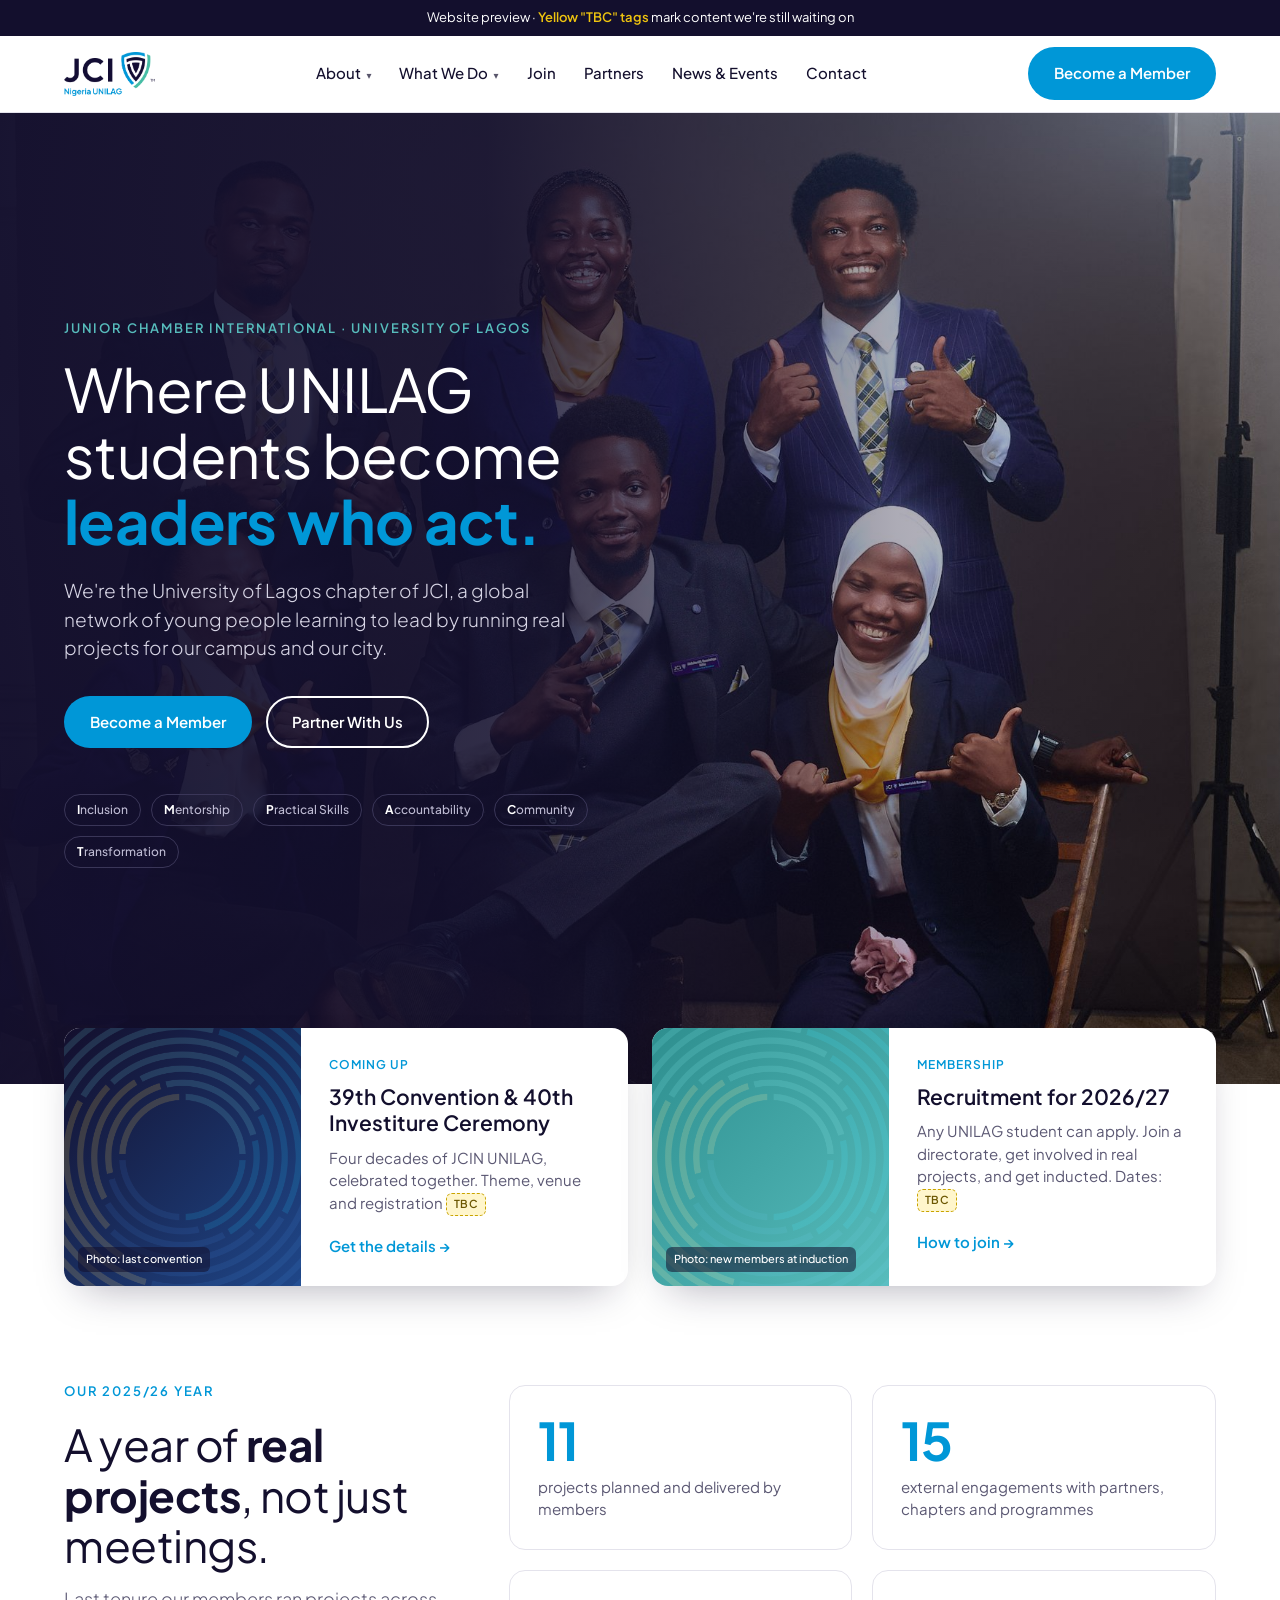
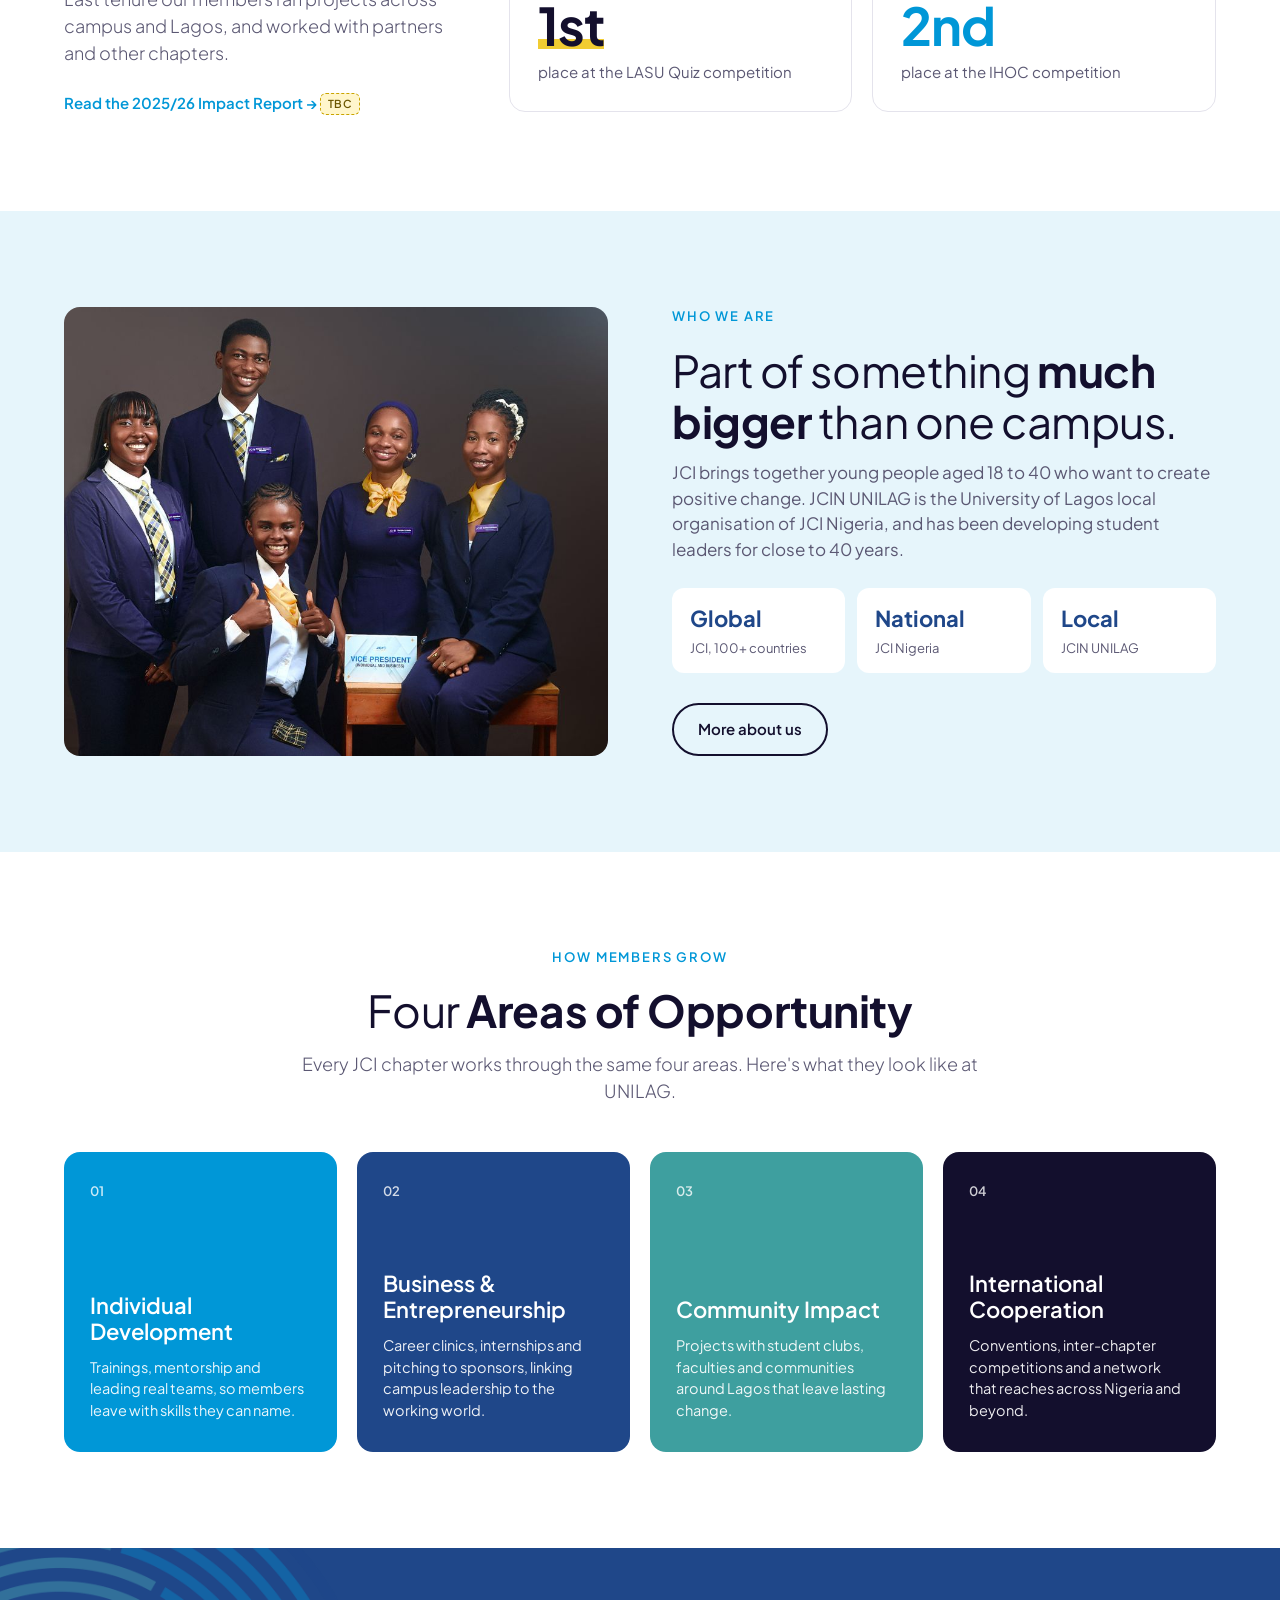
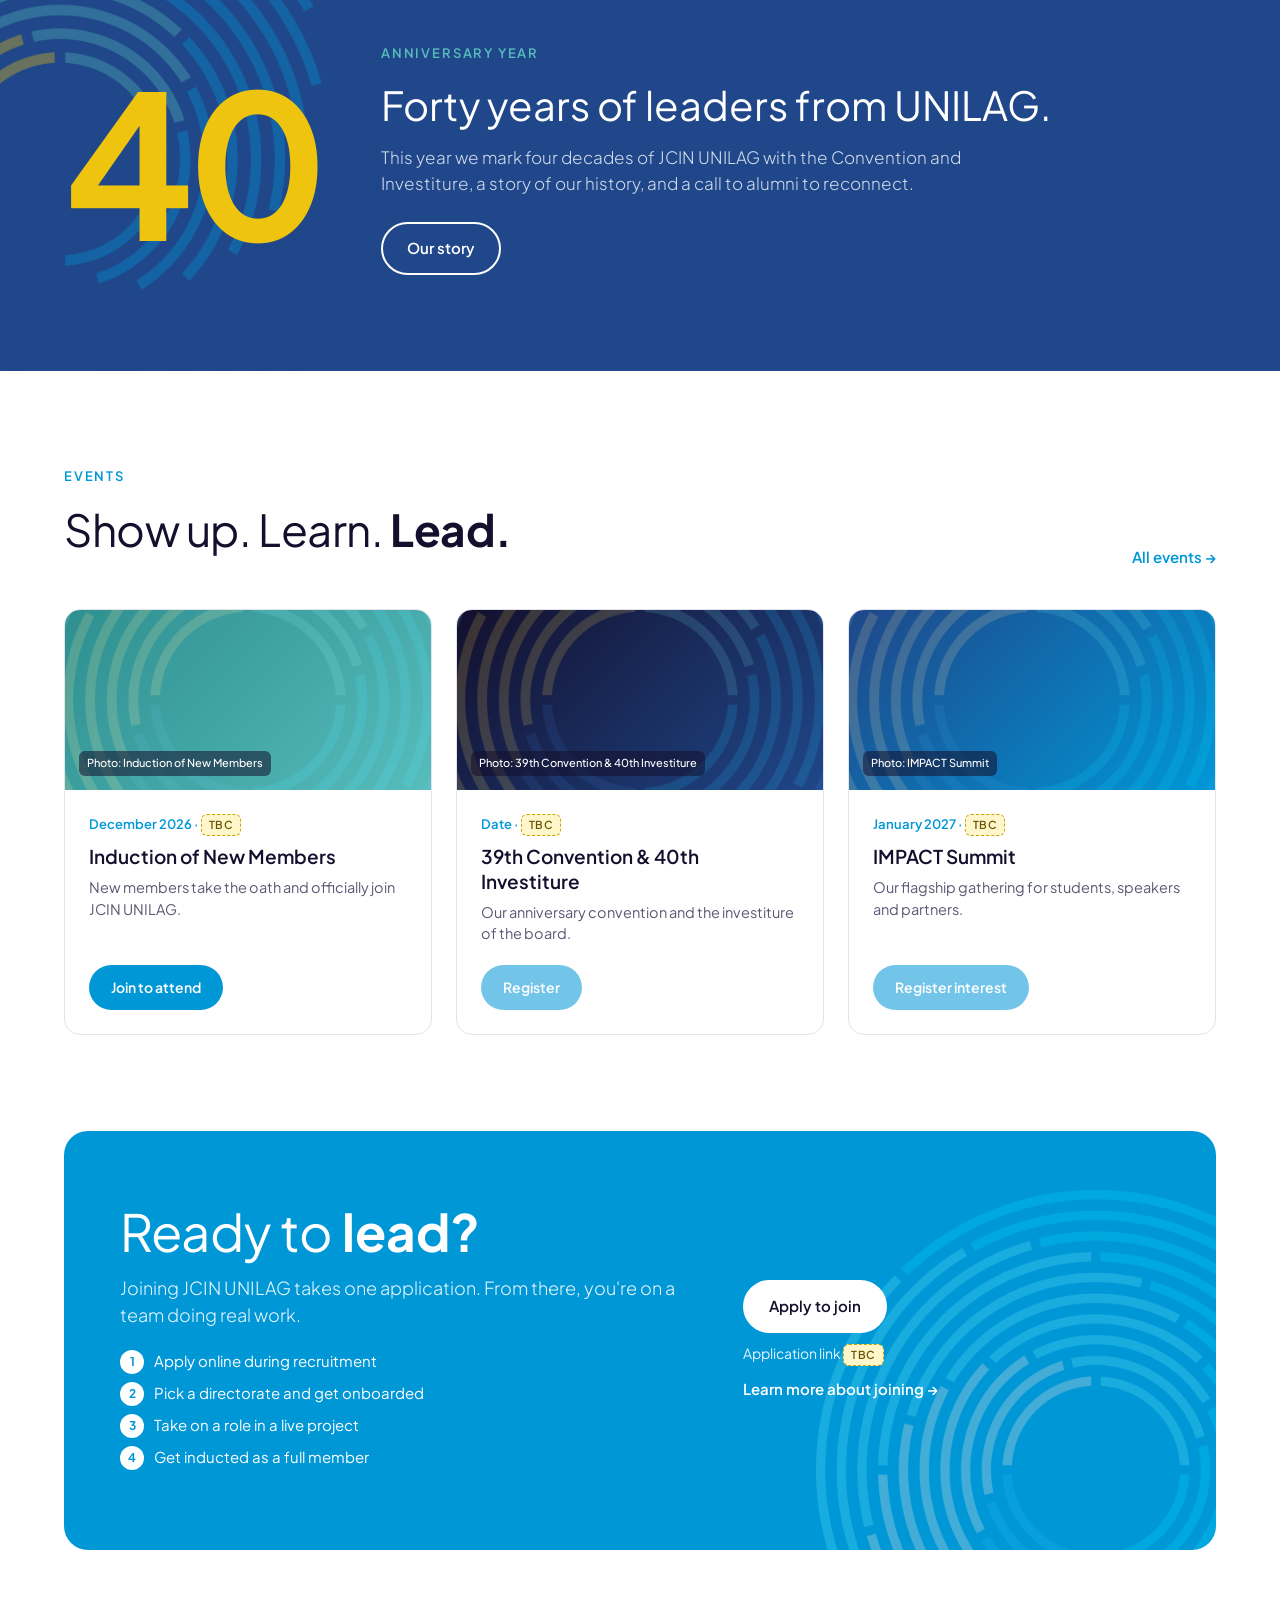
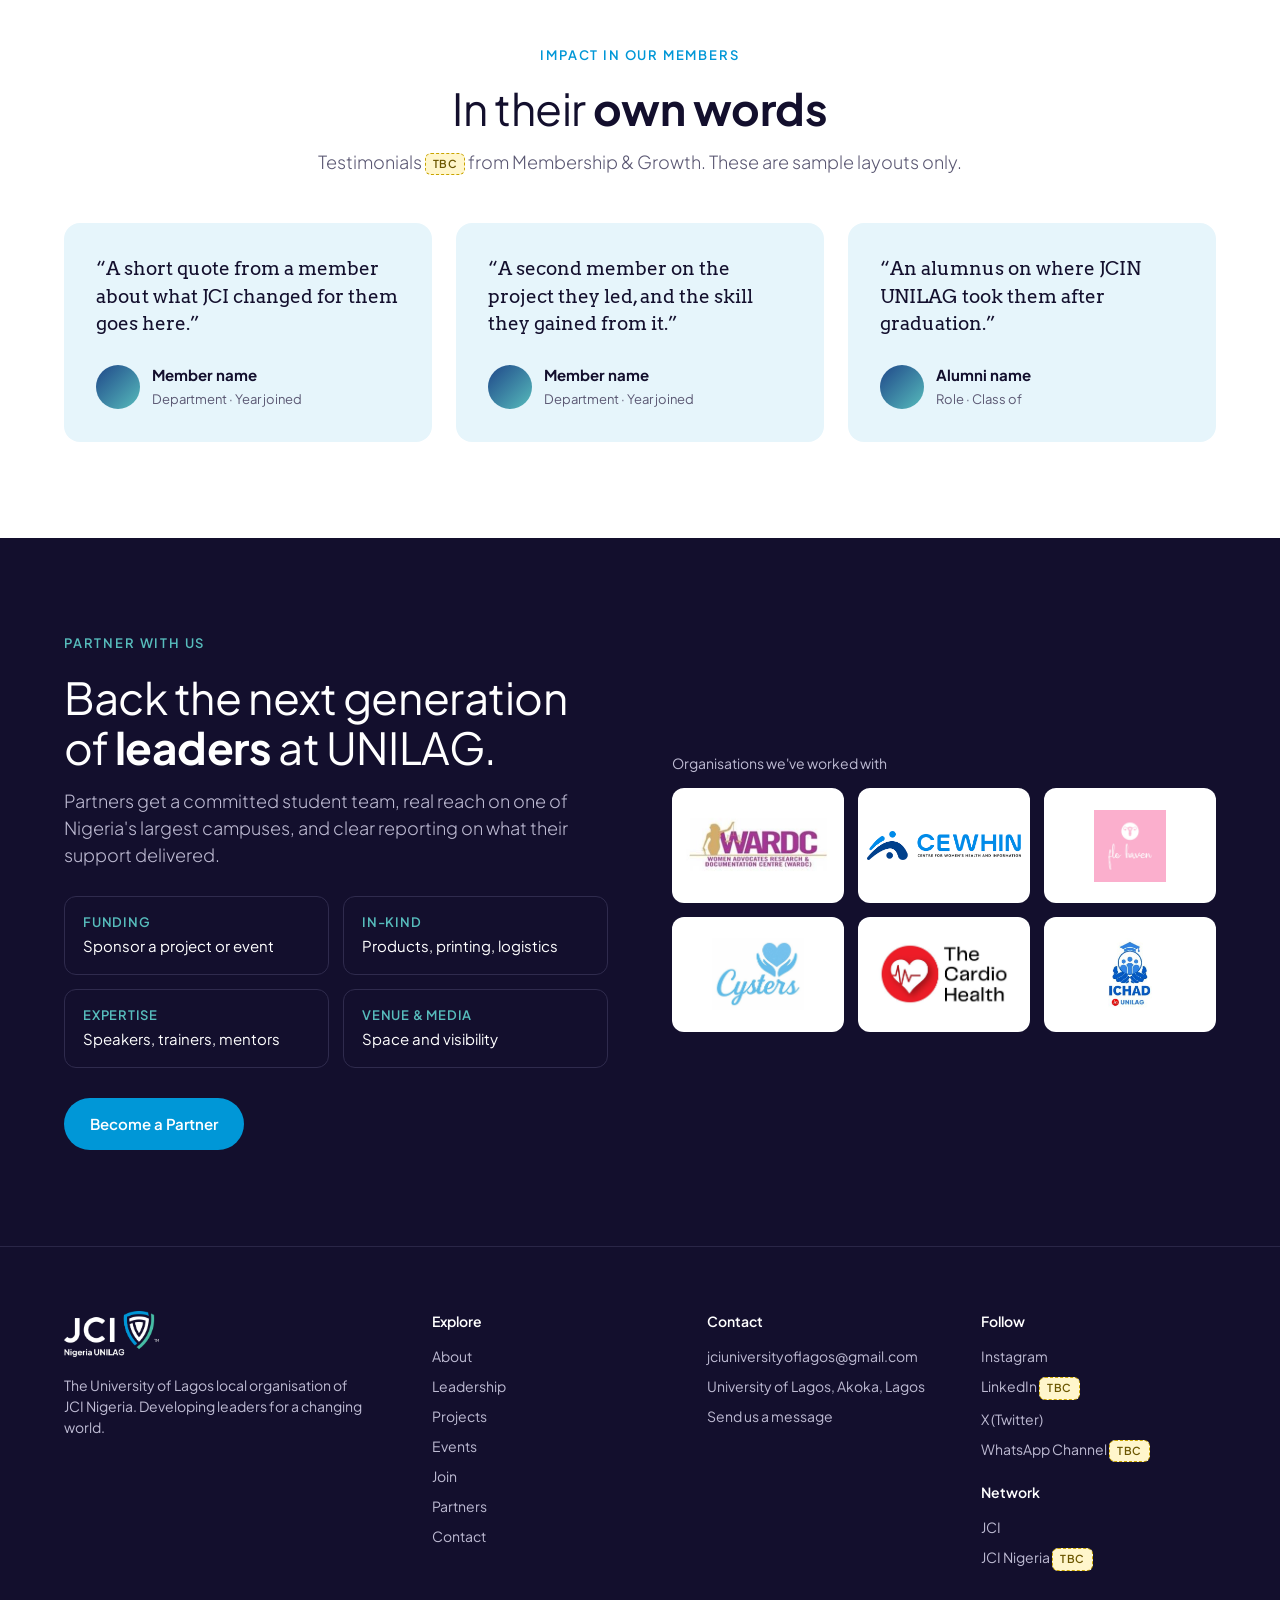
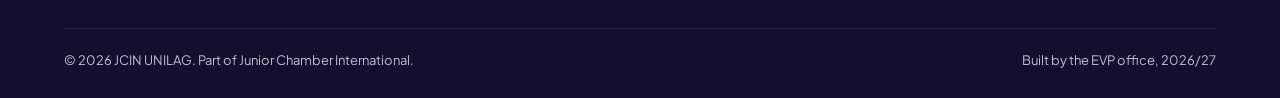
<file: index.html>
<!DOCTYPE html>
<html lang="en">
<head>
<meta charset="utf-8">
<meta name="viewport" content="width=device-width, initial-scale=1">
<title>JCIN UNILAG | Junior Chamber International, University of Lagos</title>
<meta name="description" content="JCIN UNILAG is the University of Lagos local organisation of JCI Nigeria, developing student leaders through real projects on campus and across Lagos.">
<link rel="preconnect" href="https://fonts.googleapis.com">
<link rel="preconnect" href="https://fonts.gstatic.com" crossorigin>
<link href="https://fonts.googleapis.com/css2?family=Plus+Jakarta+Sans:wght@300;400;500;600;700&family=Arvo&display=swap" rel="stylesheet">
<link rel="stylesheet" href="assets/styles.css">
</head>
<body data-page="home">

<header id="site-header"></header>

<main>

<section class="hero has-photo" style="background-image:url(assets/photos/hero-board.jpg)">
  <div class="wrap">
    <div class="inner">
      <div class="eyebrow">Junior Chamber International · University of Lagos</div>
      <h1>Where UNILAG students become <strong>leaders who act.</strong></h1>
      <p class="lead">We're the University of Lagos chapter of JCI, a global network of young people learning to lead by running real projects for our campus and our city.</p>
      <div class="ctas">
        <a href="join.html" class="btn btn-blue">Become a Member</a>
        <a href="partner.html" class="btn btn-outline">Partner With Us</a>
      </div>
      <div class="impact-word" aria-label="2026/27 IMPACT agenda">
        <span><b>I</b>nclusion</span><span><b>M</b>entorship</span><span><b>P</b>ractical Skills</span><span><b>A</b>ccountability</span><span><b>C</b>ommunity</span><span><b>T</b>ransformation</span>
      </div>
    </div>
  </div>
</section>

<section class="featured">
  <div class="wrap feat-grid">
    <article class="feat">
      <div class="ph dark"><small>Photo: last convention</small></div>
      <div class="body">
        <div class="tag">Coming up</div>
        <h3>39th Convention &amp; 40th Investiture Ceremony</h3>
        <p>Four decades of JCIN UNILAG, celebrated together. Theme, venue and registration <span class="tbc">TBC</span></p>
        <a href="events.html" class="link">Get the details →</a>
      </div>
    </article>
    <article class="feat">
      <div class="ph teal"><small>Photo: new members at induction</small></div>
      <div class="body">
        <div class="tag">Membership</div>
        <h3>Recruitment for 2026/27</h3>
        <p>Any UNILAG student can apply. Join a directorate, get involved in real projects, and get inducted. Dates: <span data-render="recruitWindow"></span></p>
        <a href="join.html" class="link">How to join →</a>
      </div>
    </article>
  </div>
</section>

<section id="impact">
  <div class="wrap stats-band">
    <div class="sec-head" style="margin:0">
      <div class="eyebrow" style="color:var(--blue)">Our <span data-render="statsYear"></span> year</div>
      <h2>A year of <strong>real projects</strong>, not just meetings.</h2>
      <p>Last tenure our members ran projects across campus and Lagos, and worked with partners and other chapters.</p>
      <p style="margin-top:22px" data-render="impactReport"></p>
    </div>
    <div class="stats" data-render="stats"></div>
  </div>
</section>

<section class="about">
  <div class="wrap about-grid">
    <img class="about-photo" src="assets/photos/about-members.jpg" alt="JCIN UNILAG board members at the 2026/27 photo shoot">
    <div>
      <div class="eyebrow" style="color:var(--blue)">Who we are</div>
      <div class="sec-head" style="margin-bottom:0">
        <h2>Part of something <strong>much bigger</strong> than one campus.</h2>
      </div>
      <p>JCI brings together young people aged 18 to 40 who want to create positive change. JCIN UNILAG is the University of Lagos local organisation of JCI Nigeria, and has been developing student leaders for close to 40 years.</p>
      <div class="levels">
        <div><b>Global</b><span>JCI, 100+ countries</span></div>
        <div><b>National</b><span>JCI Nigeria</span></div>
        <div><b>Local</b><span>JCIN UNILAG</span></div>
      </div>
      <a href="about.html" class="btn btn-ghost">More about us</a>
    </div>
  </div>
</section>

<section>
  <div class="wrap">
    <div class="sec-head center">
      <div class="eyebrow" style="color:var(--blue)">How members grow</div>
      <h2>Four <strong>Areas of Opportunity</strong></h2>
      <p>Every JCI chapter works through the same four areas. Here's what they look like at UNILAG.</p>
    </div>
    <div class="areas">
      <div class="area a1"><div class="n">01</div><h3>Individual Development</h3><p>Trainings, mentorship and leading real teams, so members leave with skills they can name.</p></div>
      <div class="area a2"><div class="n">02</div><h3>Business &amp; Entrepreneurship</h3><p>Career clinics, internships and pitching to sponsors, linking campus leadership to the working world.</p></div>
      <div class="area a3"><div class="n">03</div><h3>Community Impact</h3><p>Projects with student clubs, faculties and communities around Lagos that leave lasting change.</p></div>
      <div class="area a4"><div class="n">04</div><h3>International Cooperation</h3><p>Conventions, inter-chapter competitions and a network that reaches across Nigeria and beyond.</p></div>
    </div>
  </div>
</section>

<section class="anniv" id="anniversary">
  <img class="ripple" src="assets/ripple.png" alt="">
  <div class="wrap anniv-grid">
    <div class="big40">40</div>
    <div>
      <div class="eyebrow">Anniversary year</div>
      <h2>Forty years of leaders from UNILAG.</h2>
      <p>This year we mark four decades of JCIN UNILAG with the Convention and Investiture, a story of our history, and a call to alumni to reconnect.</p>
      <a href="about.html#history" class="btn btn-outline">Our story</a>
    </div>
  </div>
</section>

<section id="events">
  <div class="wrap">
    <div class="events-head">
      <div class="sec-head">
        <div class="eyebrow" style="color:var(--blue)">Events</div>
        <h2>Show up. Learn. <strong>Lead.</strong></h2>
      </div>
      <a href="events.html" class="link">All events →</a>
    </div>
    <div class="ev-grid" data-render="events"></div>
  </div>
</section>

<section style="padding-top:0">
  <div class="wrap">
    <div class="cta">
      <img class="ripple" src="assets/ripple.png" alt="">
      <div>
        <h2>Ready to <strong>lead?</strong></h2>
        <p>Joining JCIN UNILAG takes one application. From there, you're on a team doing real work.</p>
        <ol class="steps">
          <li>Apply online during recruitment</li>
          <li>Pick a directorate and get onboarded</li>
          <li>Take on a role in a live project</li>
          <li>Get inducted as a full member</li>
        </ol>
      </div>
      <div class="ctas">
        <span data-render="applyButton" style="display:flex;flex-direction:column;gap:10px;align-items:flex-start"></span>
        <a href="join.html" style="color:#fff;font-weight:600;font-size:15px">Learn more about joining →</a>
      </div>
    </div>
  </div>
</section>

<section style="padding-top:0">
  <div class="wrap">
    <div class="sec-head center">
      <div class="eyebrow" style="color:var(--blue)">Impact in our members</div>
      <h2>In their <strong>own words</strong></h2>
      <div data-render="testimonialsNote" style="color:var(--grey);font-size:18px;font-weight:300"></div>
    </div>
    <div class="t-grid" data-render="testimonials"></div>
  </div>
</section>

<section class="partner">
  <div class="wrap partner-grid">
    <div>
      <div class="eyebrow">Partner with us</div>
      <div class="sec-head" style="margin-bottom:28px">
        <h2>Back the next generation of <strong>leaders</strong> at UNILAG.</h2>
        <p>Partners get a committed student team, real reach on one of Nigeria's largest campuses, and clear reporting on what their support delivered.</p>
      </div>
      <div class="ways">
        <div><b>Funding</b>Sponsor a project or event</div>
        <div><b>In-kind</b>Products, printing, logistics</div>
        <div><b>Expertise</b>Speakers, trainers, mentors</div>
        <div><b>Venue &amp; media</b>Space and visibility</div>
      </div>
      <a href="partner.html" class="btn btn-blue">Become a Partner</a>
    </div>
    <div>
      <p style="font-size:14px;margin-bottom:14px;color:#BEBBD3" data-render="partnersNote"></p>
      <div class="logos" data-render="partners"></div>
    </div>
  </div>
</section>

</main>

<footer id="site-footer"></footer>
<script src="content/site-data.js"></script>
<script src="assets/site.js"></script>
</body>
</html>
</file>
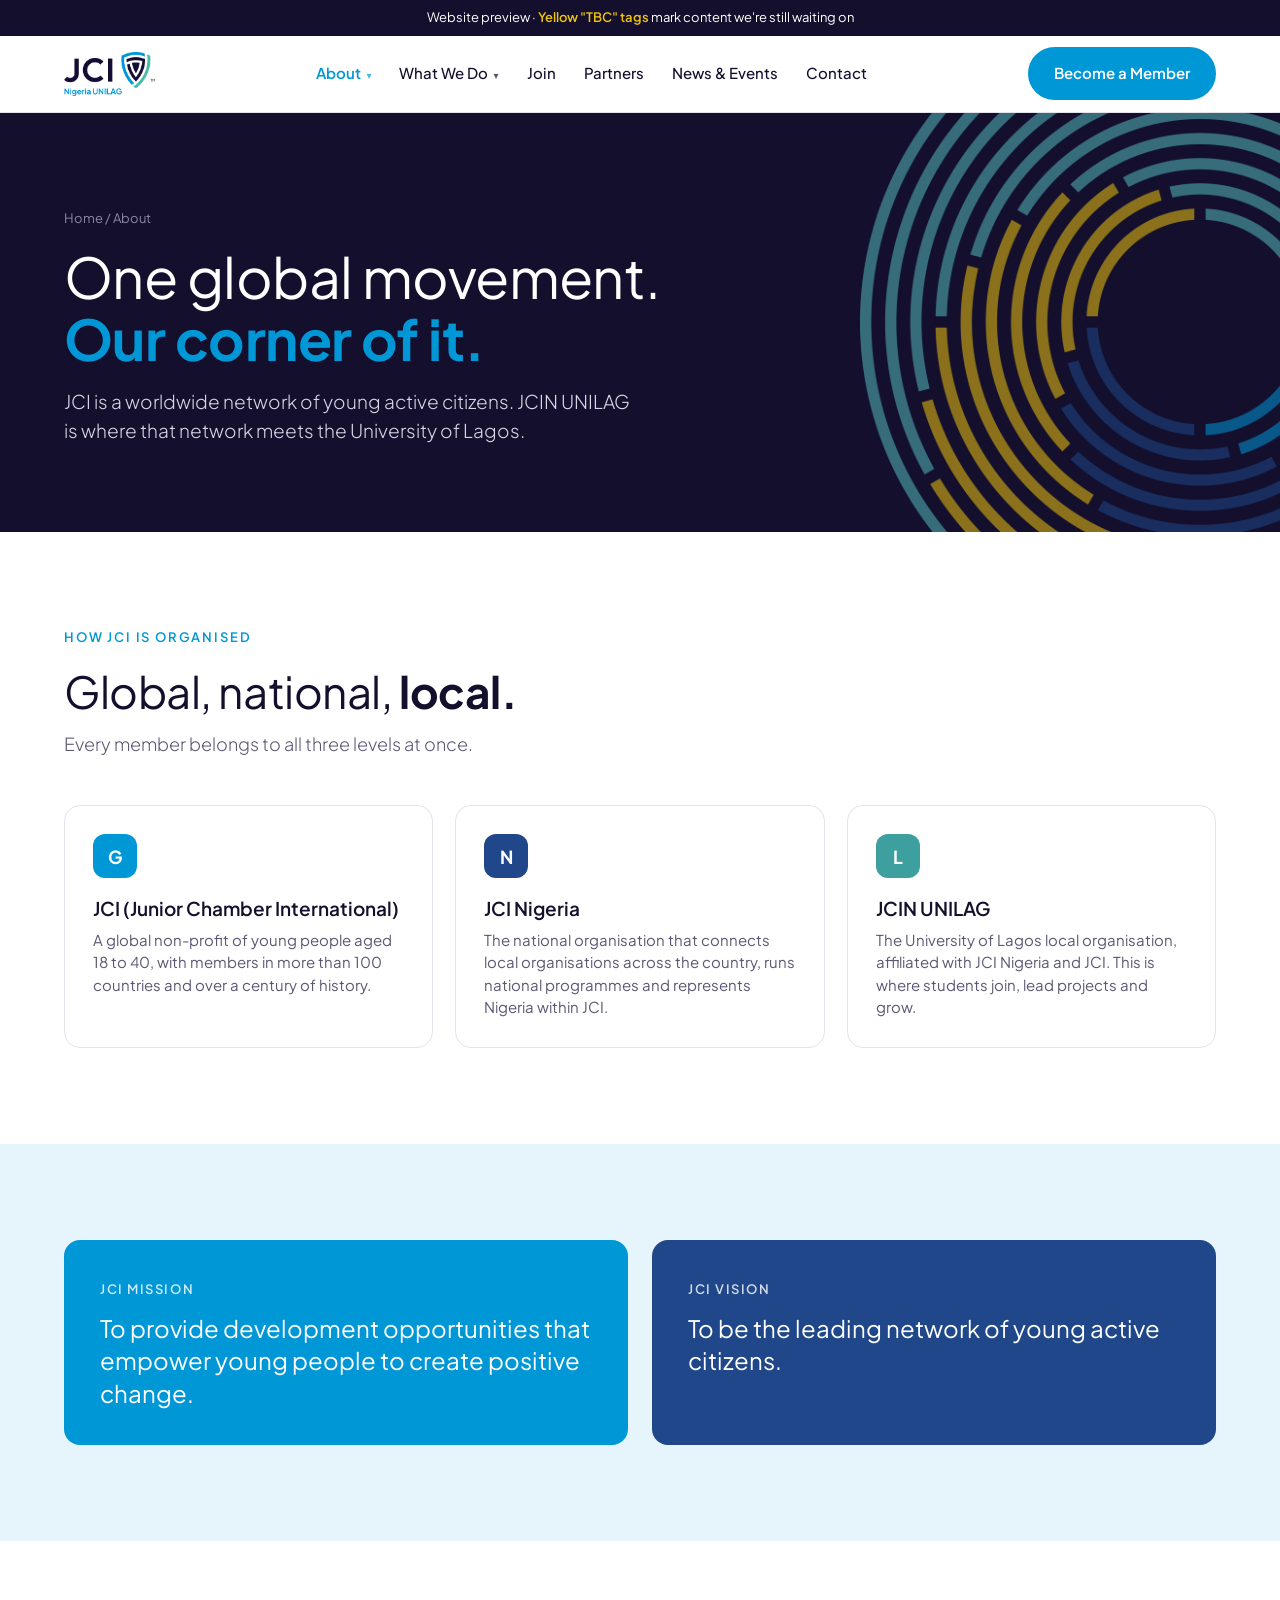
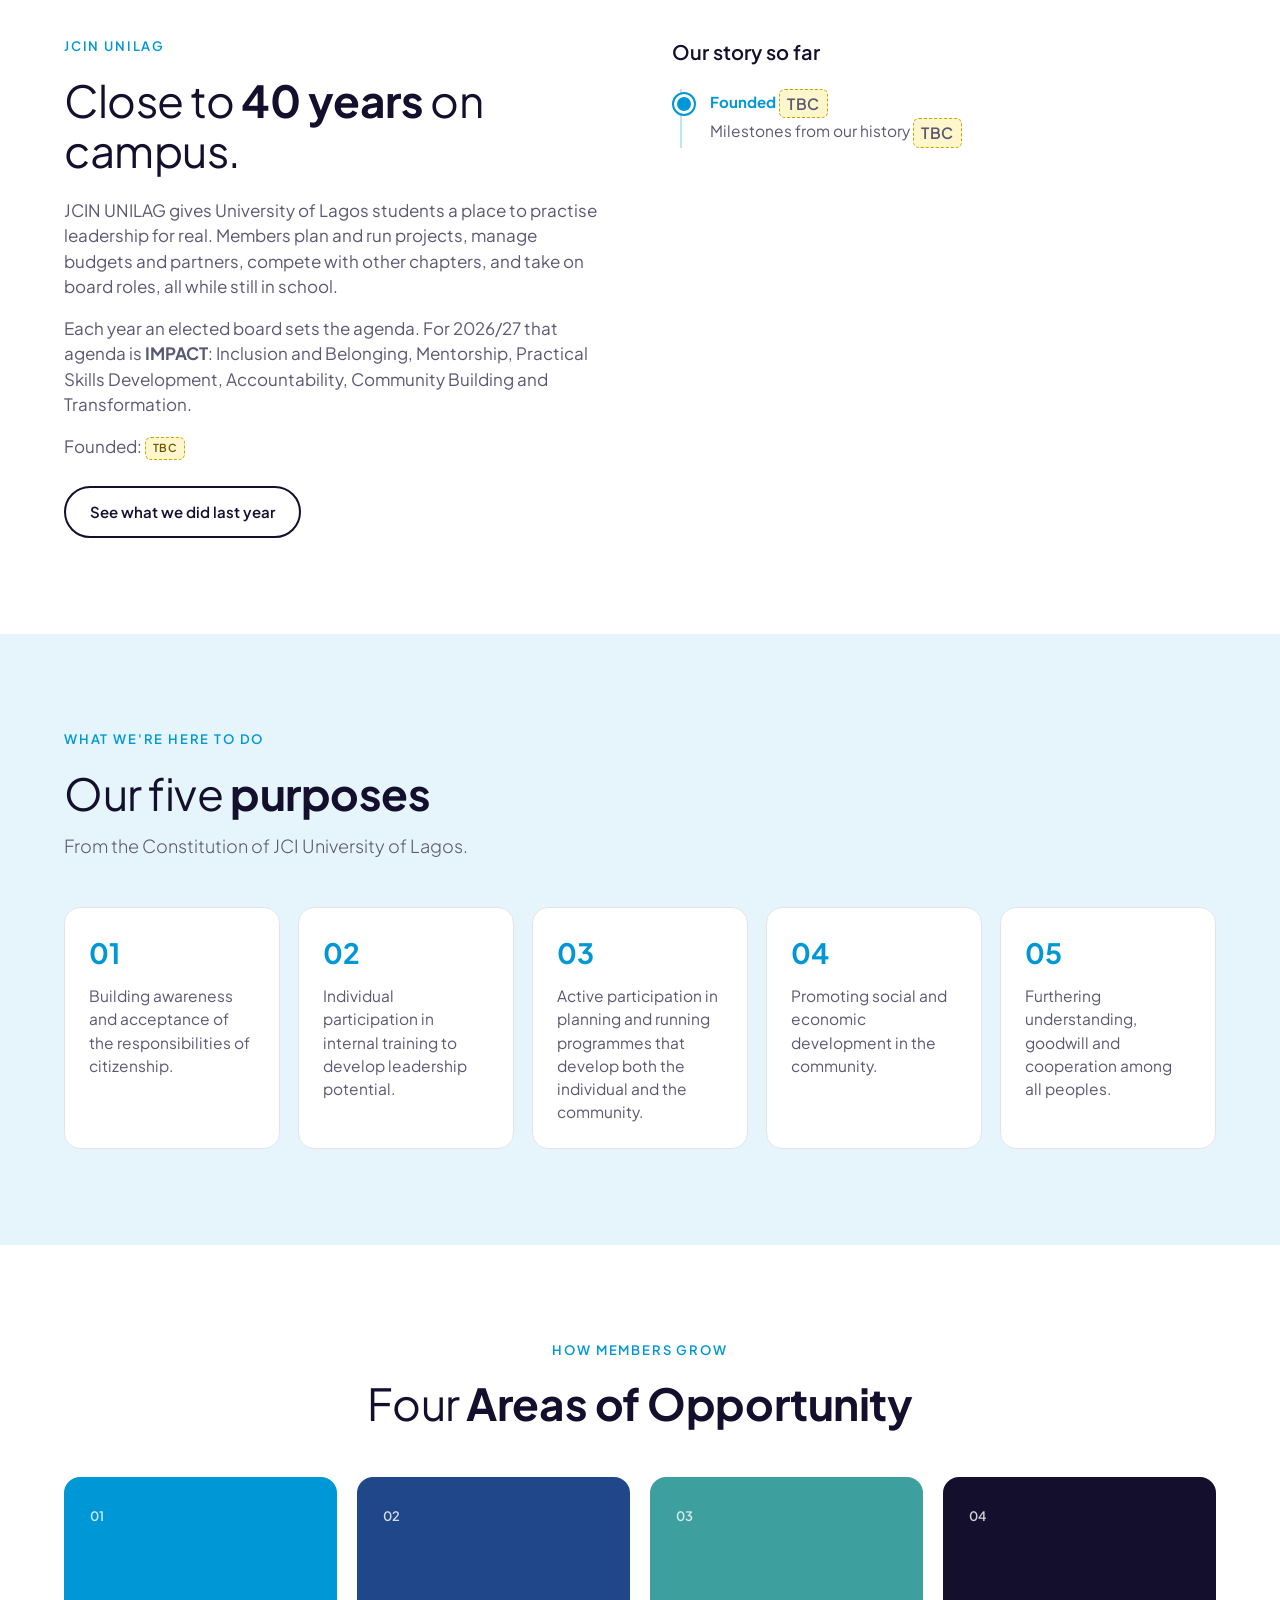
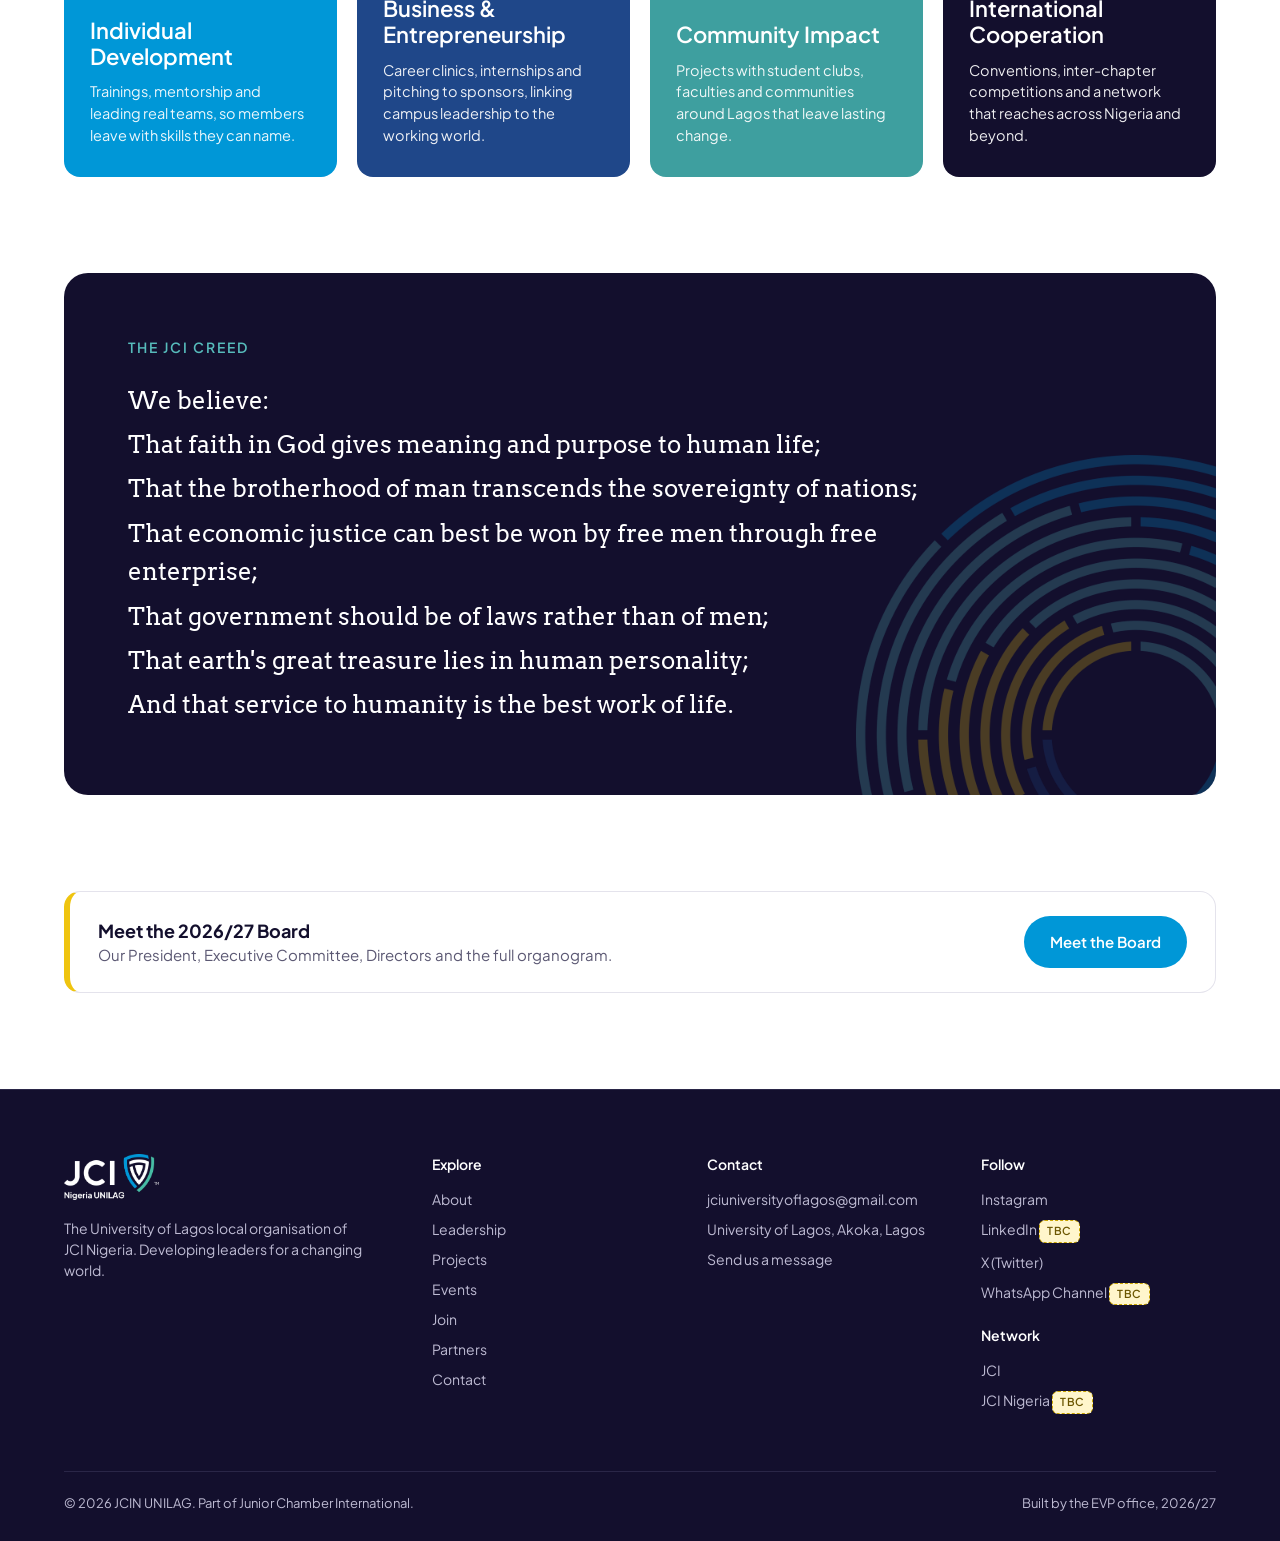
<file: about.html>
<!DOCTYPE html>
<html lang="en">
<head>
<meta charset="utf-8">
<meta name="viewport" content="width=device-width, initial-scale=1">
<title>About | JCIN UNILAG</title>
<meta name="description" content="What JCI is, how JCIN UNILAG fits in, our mission, creed, purposes and history at the University of Lagos.">
<link rel="preconnect" href="https://fonts.googleapis.com">
<link rel="preconnect" href="https://fonts.gstatic.com" crossorigin>
<link href="https://fonts.googleapis.com/css2?family=Plus+Jakarta+Sans:wght@300;400;500;600;700&family=Arvo&display=swap" rel="stylesheet">
<link rel="stylesheet" href="assets/styles.css">
</head>
<body data-page="about">

<header id="site-header"></header>

<main>

<section class="page-hero">
  <img class="ripple" src="assets/ripple.png" alt="">
  <div class="wrap"><div class="inner">
    <div class="crumb"><a href="index.html">Home</a> / About</div>
    <h1>One global movement. <strong>Our corner of it.</strong></h1>
    <p>JCI is a worldwide network of young active citizens. JCIN UNILAG is where that network meets the University of Lagos.</p>
  </div></div>
</section>

<!-- Global > National > Local -->
<section>
  <div class="wrap">
    <div class="sec-head">
      <div class="eyebrow" style="color:var(--blue)">How JCI is organised</div>
      <h2>Global, national, <strong>local.</strong></h2>
      <p>Every member belongs to all three levels at once.</p>
    </div>
    <div class="cards">
      <div class="card"><div class="ic" style="background:var(--blue)">G</div><h3>JCI (Junior Chamber International)</h3><p>A global non-profit of young people aged 18 to 40, with members in more than 100 countries and over a century of history.</p></div>
      <div class="card"><div class="ic" style="background:var(--navy)">N</div><h3>JCI Nigeria</h3><p>The national organisation that connects local organisations across the country, runs national programmes and represents Nigeria within JCI.</p></div>
      <div class="card"><div class="ic" style="background:#3E9F9F">L</div><h3>JCIN UNILAG</h3><p>The University of Lagos local organisation, affiliated with JCI Nigeria and JCI. This is where students join, lead projects and grow.</p></div>
    </div>
  </div>
</section>

<!-- Mission & Vision -->
<section class="alt" id="mission">
  <div class="wrap">
    <div class="mv">
      <div class="m"><span>JCI Mission</span><p>To provide development opportunities that empower young people to create positive change.</p></div>
      <div class="v"><span>JCI Vision</span><p>To be the leading network of young active citizens.</p></div>
    </div>
  </div>
</section>

<!-- Who we are + history -->
<section id="history">
  <div class="wrap two">
    <div class="prose">
      <div class="eyebrow" style="color:var(--blue)">JCIN UNILAG</div>
      <div class="sec-head" style="margin-bottom:22px"><h2>Close to <strong>40 years</strong> on campus.</h2></div>
      <p>JCIN UNILAG gives University of Lagos students a place to practise leadership for real. Members plan and run projects, manage budgets and partners, compete with other chapters, and take on board roles, all while still in school.</p>
      <p>Each year an elected board sets the agenda. For 2026/27 that agenda is <b>IMPACT</b>: Inclusion and Belonging, Mentorship, Practical Skills Development, Accountability, Community Building and Transformation.</p>
      <p>Founded: <span data-render="founded"></span></p>
      <a href="projects.html" class="btn btn-ghost" style="margin-top:10px">See what we did last year</a>
    </div>
    <div>
      <h3 style="font-size:20px;font-weight:600;margin-bottom:22px">Our story so far</h3>
      <div class="timeline" data-render="milestones"></div>
    </div>
  </div>
</section>

<!-- Purposes -->
<section class="alt" id="purposes">
  <div class="wrap">
    <div class="sec-head">
      <div class="eyebrow" style="color:var(--blue)">What we're here to do</div>
      <h2>Our five <strong>purposes</strong></h2>
      <p>From the Constitution of JCI University of Lagos.</p>
    </div>
    <ol class="purposes">
      <li>Building awareness and acceptance of the responsibilities of citizenship.</li>
      <li>Individual participation in internal training to develop leadership potential.</li>
      <li>Active participation in planning and running programmes that develop both the individual and the community.</li>
      <li>Promoting social and economic development in the community.</li>
      <li>Furthering understanding, goodwill and cooperation among all peoples.</li>
    </ol>
  </div>
</section>

<!-- Four areas -->
<section id="areas">
  <div class="wrap">
    <div class="sec-head center">
      <div class="eyebrow" style="color:var(--blue)">How members grow</div>
      <h2>Four <strong>Areas of Opportunity</strong></h2>
    </div>
    <div class="areas">
      <div class="area a1"><div class="n">01</div><h3>Individual Development</h3><p>Trainings, mentorship and leading real teams, so members leave with skills they can name.</p></div>
      <div class="area a2"><div class="n">02</div><h3>Business &amp; Entrepreneurship</h3><p>Career clinics, internships and pitching to sponsors, linking campus leadership to the working world.</p></div>
      <div class="area a3"><div class="n">03</div><h3>Community Impact</h3><p>Projects with student clubs, faculties and communities around Lagos that leave lasting change.</p></div>
      <div class="area a4"><div class="n">04</div><h3>International Cooperation</h3><p>Conventions, inter-chapter competitions and a network that reaches across Nigeria and beyond.</p></div>
    </div>
  </div>
</section>

<!-- Creed -->
<section style="padding-top:0" id="creed">
  <div class="wrap">
    <div class="creed">
      <img class="ripple" src="assets/ripple.png" alt="">
      <h2>The JCI Creed</h2>
      <blockquote>
        <p>We believe:</p>
        <p>That faith in God gives meaning and purpose to human life;</p>
        <p>That the brotherhood of man transcends the sovereignty of nations;</p>
        <p>That economic justice can best be won by free men through free enterprise;</p>
        <p>That government should be of laws rather than of men;</p>
        <p>That earth's great treasure lies in human personality;</p>
        <p>And that service to humanity is the best work of life.</p>
      </blockquote>
    </div>
  </div>
</section>

<!-- Board teaser -->
<section style="padding-top:0">
  <div class="wrap">
    <div class="notice">
      <div><b>Meet the 2026/27 Board</b><p>Our President, Executive Committee, Directors and the full organogram.</p></div>
      <a href="leadership.html" class="btn btn-blue">Meet the Board</a>
    </div>
  </div>
</section>

</main>

<footer id="site-footer"></footer>
<script src="content/site-data.js"></script>
<script src="assets/site.js"></script>
</body>
</html>
</file>
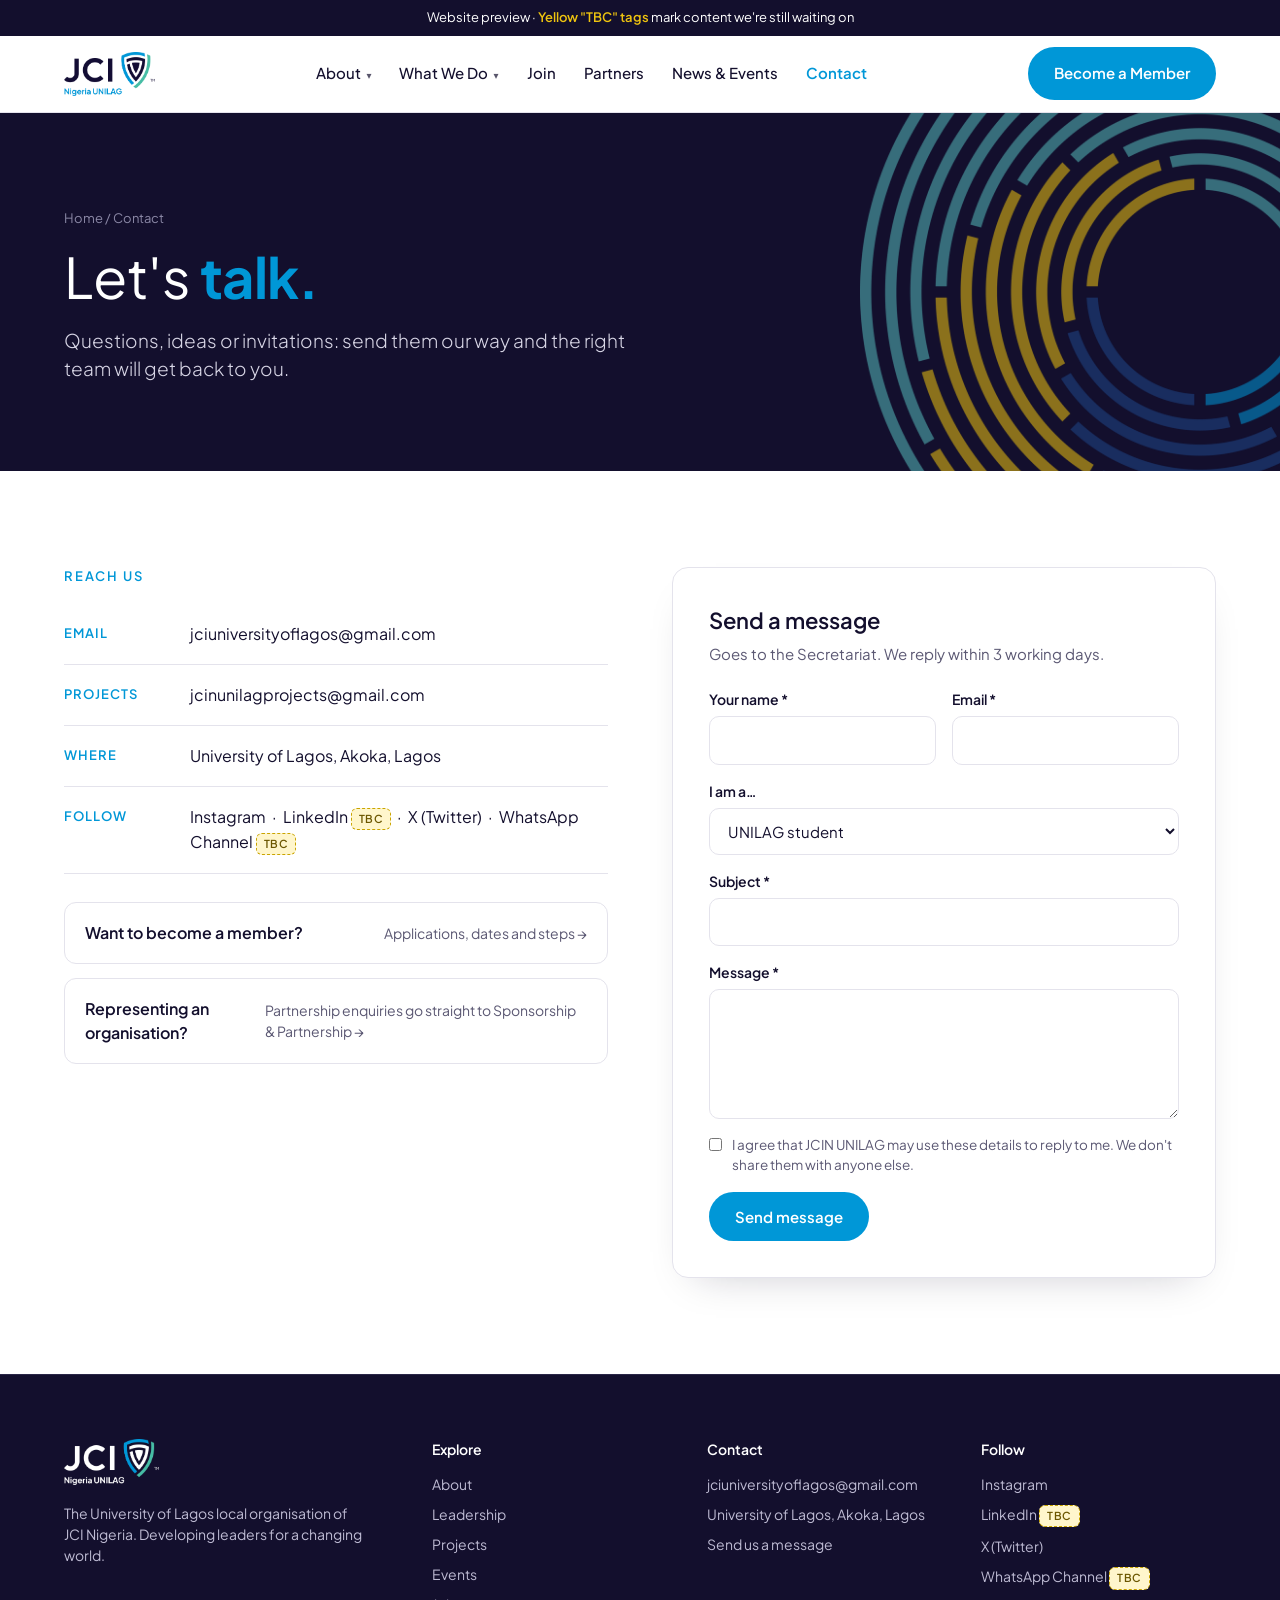
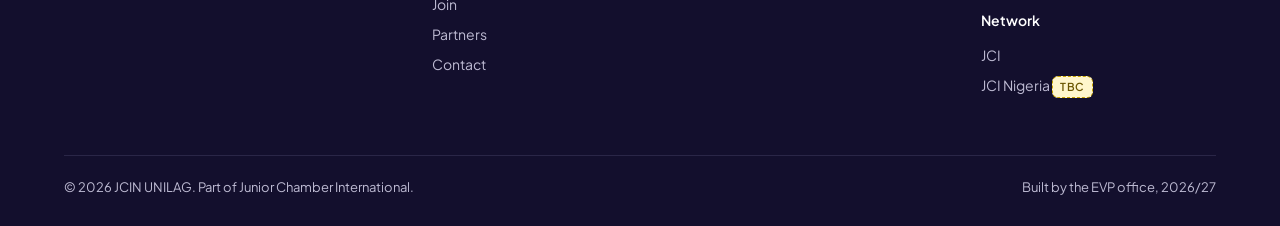
<file: contact.html>
<!DOCTYPE html>
<html lang="en">
<head>
<meta charset="utf-8">
<meta name="viewport" content="width=device-width, initial-scale=1">
<title>Contact | JCIN UNILAG</title>
<meta name="description" content="Get in touch with JCIN UNILAG, the University of Lagos local organisation of JCI Nigeria.">
<link rel="preconnect" href="https://fonts.googleapis.com">
<link rel="preconnect" href="https://fonts.gstatic.com" crossorigin>
<link href="https://fonts.googleapis.com/css2?family=Plus+Jakarta+Sans:wght@300;400;500;600;700&family=Arvo&display=swap" rel="stylesheet">
<link rel="stylesheet" href="assets/styles.css">
</head>
<body data-page="contact">

<header id="site-header"></header>

<main>

<section class="page-hero">
  <img class="ripple" src="assets/ripple.png" alt="">
  <div class="wrap"><div class="inner">
    <div class="crumb"><a href="index.html">Home</a> / Contact</div>
    <h1>Let's <strong>talk.</strong></h1>
    <p>Questions, ideas or invitations: send them our way and the right team will get back to you.</p>
  </div></div>
</section>

<section>
  <div class="wrap two">
    <div>
      <div class="eyebrow" style="color:var(--blue)">Reach us</div>
      <ul class="contact-list">
        <li><span class="k">Email</span><span class="v" data-render="email"></span></li>
        <li><span class="k">Projects</span><span class="v" data-render="projectsEmail"></span></li>
        <li><span class="k">Where</span><span class="v" data-render="address"></span></li>
        <li><span class="k">Follow</span><span class="v" data-render="socialsList"></span></li>
      </ul>
      <div class="route">
        <a href="join.html">Want to become a member?<span>Applications, dates and steps →</span></a>
        <a href="partner.html#enquire">Representing an organisation?<span>Partnership enquiries go straight to Sponsorship &amp; Partnership →</span></a>
      </div>
    </div>

    <form class="form" data-form="contact" novalidate>
      <h3>Send a message</h3>
      <p class="sub">Goes to the Secretariat. We reply within 3 working days.</p>
      <div class="row">
        <label>Your name *<input name="name" required autocomplete="name"></label>
        <label>Email *<input type="email" name="email" required autocomplete="email"></label>
      </div>
      <label>I am a…
        <select name="who">
          <option>UNILAG student</option>
          <option>Current member</option>
          <option>Alumnus / alumna</option>
          <option>JCI member from another LO</option>
          <option>Organisation or media</option>
          <option>Other</option>
        </select>
      </label>
      <label>Subject *<input name="subject" required></label>
      <label>Message *<textarea name="message" required></textarea></label>
      <label class="consent"><input type="checkbox" name="consent" required> I agree that JCIN UNILAG may use these details to reply to me. We don't share them with anyone else.</label>
      <button type="submit" class="btn btn-blue">Send message</button>
      <div class="form-status" role="status"></div>
    </form>
  </div>
</section>

</main>

<footer id="site-footer"></footer>
<script src="content/site-data.js"></script>
<script src="assets/site.js"></script>
</body>
</html>
</file>
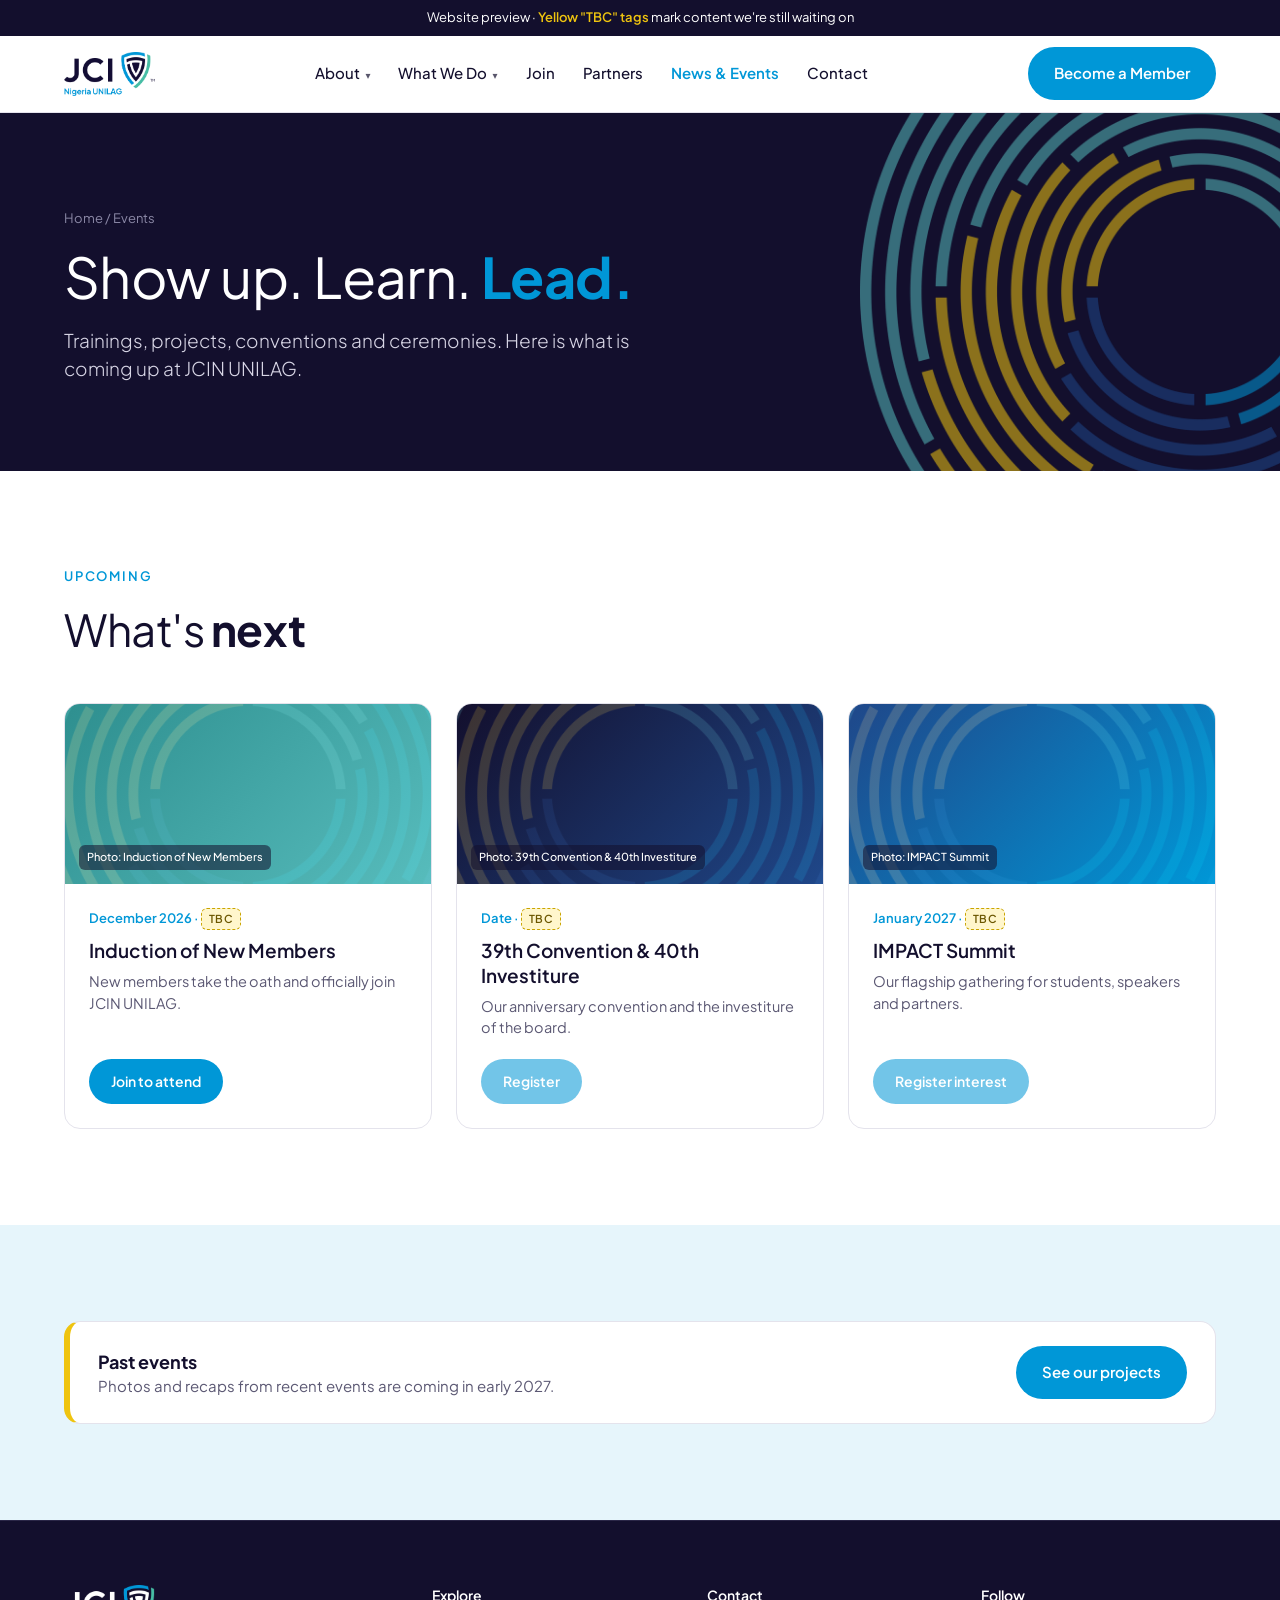
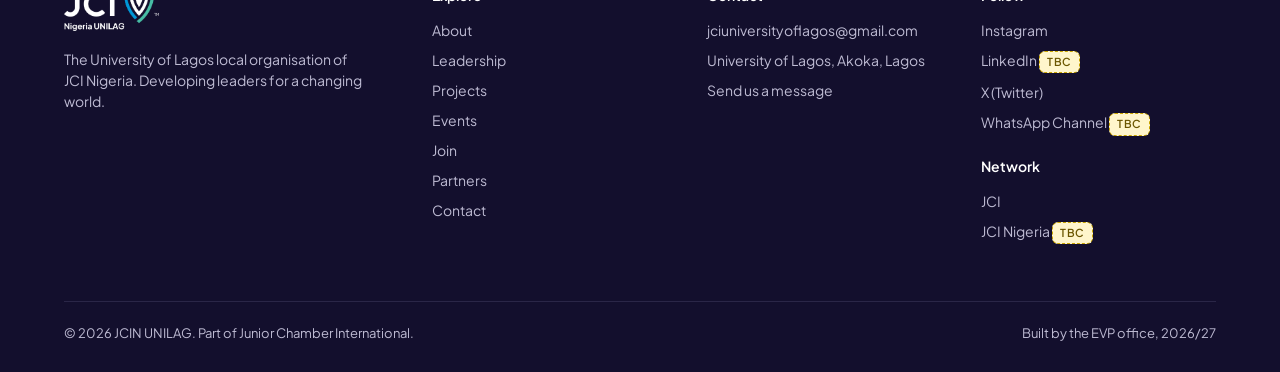
<file: events.html>
<!DOCTYPE html>
<html lang="en">
<head>
<meta charset="utf-8">
<meta name="viewport" content="width=device-width, initial-scale=1">
<title>Events | JCIN UNILAG</title>
<meta name="description" content="Upcoming JCIN UNILAG events: induction, convention, the IMPACT Summit and more.">
<link rel="preconnect" href="https://fonts.googleapis.com">
<link rel="preconnect" href="https://fonts.gstatic.com" crossorigin>
<link href="https://fonts.googleapis.com/css2?family=Plus+Jakarta+Sans:wght@300;400;500;600;700&family=Arvo&display=swap" rel="stylesheet">
<link rel="stylesheet" href="assets/styles.css">
</head>
<body data-page="events">

<header id="site-header"></header>

<main>
<section class="page-hero">
  <img class="ripple" src="assets/ripple.png" alt="">
  <div class="wrap"><div class="inner">
    <div class="crumb"><a href="index.html">Home</a> / Events</div>
    <h1>Show up. Learn. <strong>Lead.</strong></h1>
    <p>Trainings, projects, conventions and ceremonies. Here is what is coming up at JCIN UNILAG.</p>
  </div></div>
</section>
<section>
  <div class="wrap">
    <div class="sec-head"><div class="eyebrow" style="color:var(--blue)">Upcoming</div><h2>What's <strong>next</strong></h2></div>
    <div class="ev-grid" data-render="events"></div>
  </div>
</section>
<section class="alt">
  <div class="wrap">
    <div class="notice"><div><b>Past events</b><p>Photos and recaps from recent events are coming in early 2027.</p></div><a href="projects.html" class="btn btn-blue">See our projects</a></div>
  </div>
</section>
</main>

<footer id="site-footer"></footer>
<script src="content/site-data.js"></script>
<script src="assets/site.js"></script>
</body>
</html>
</file>
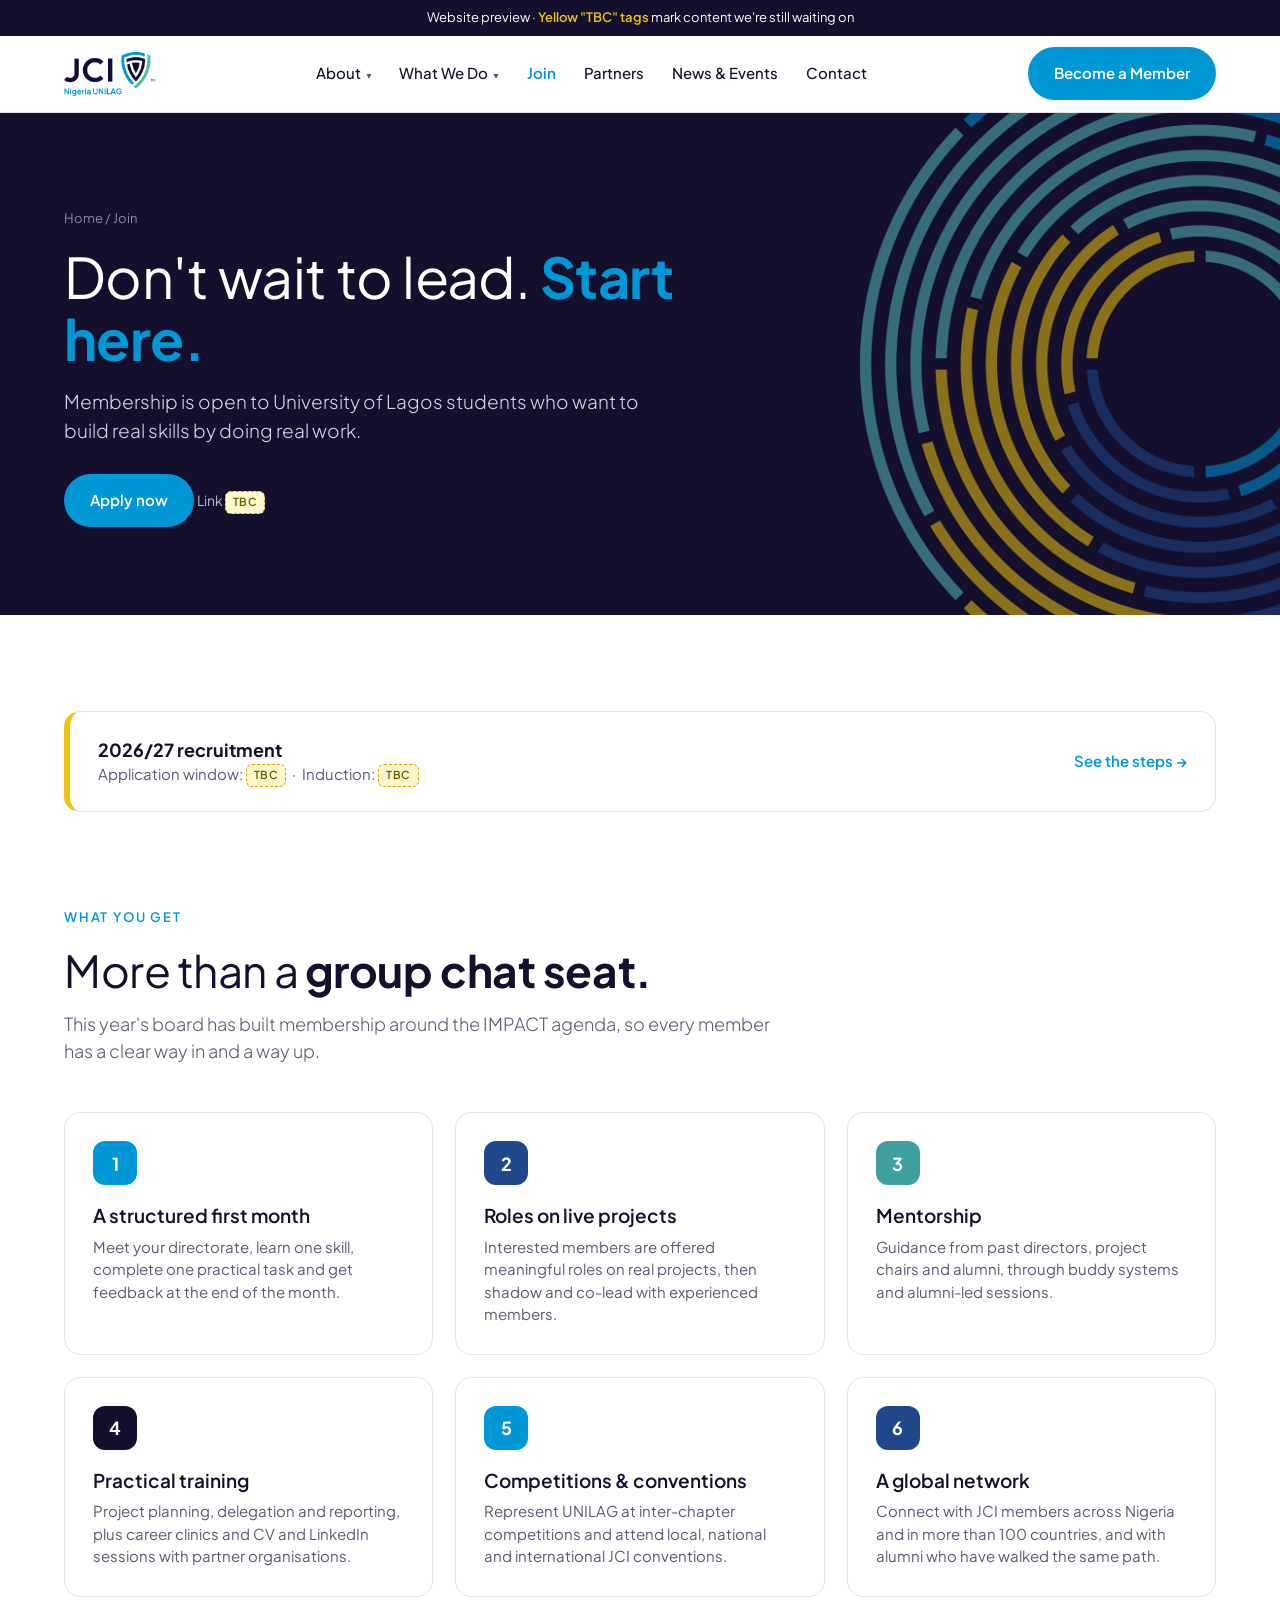
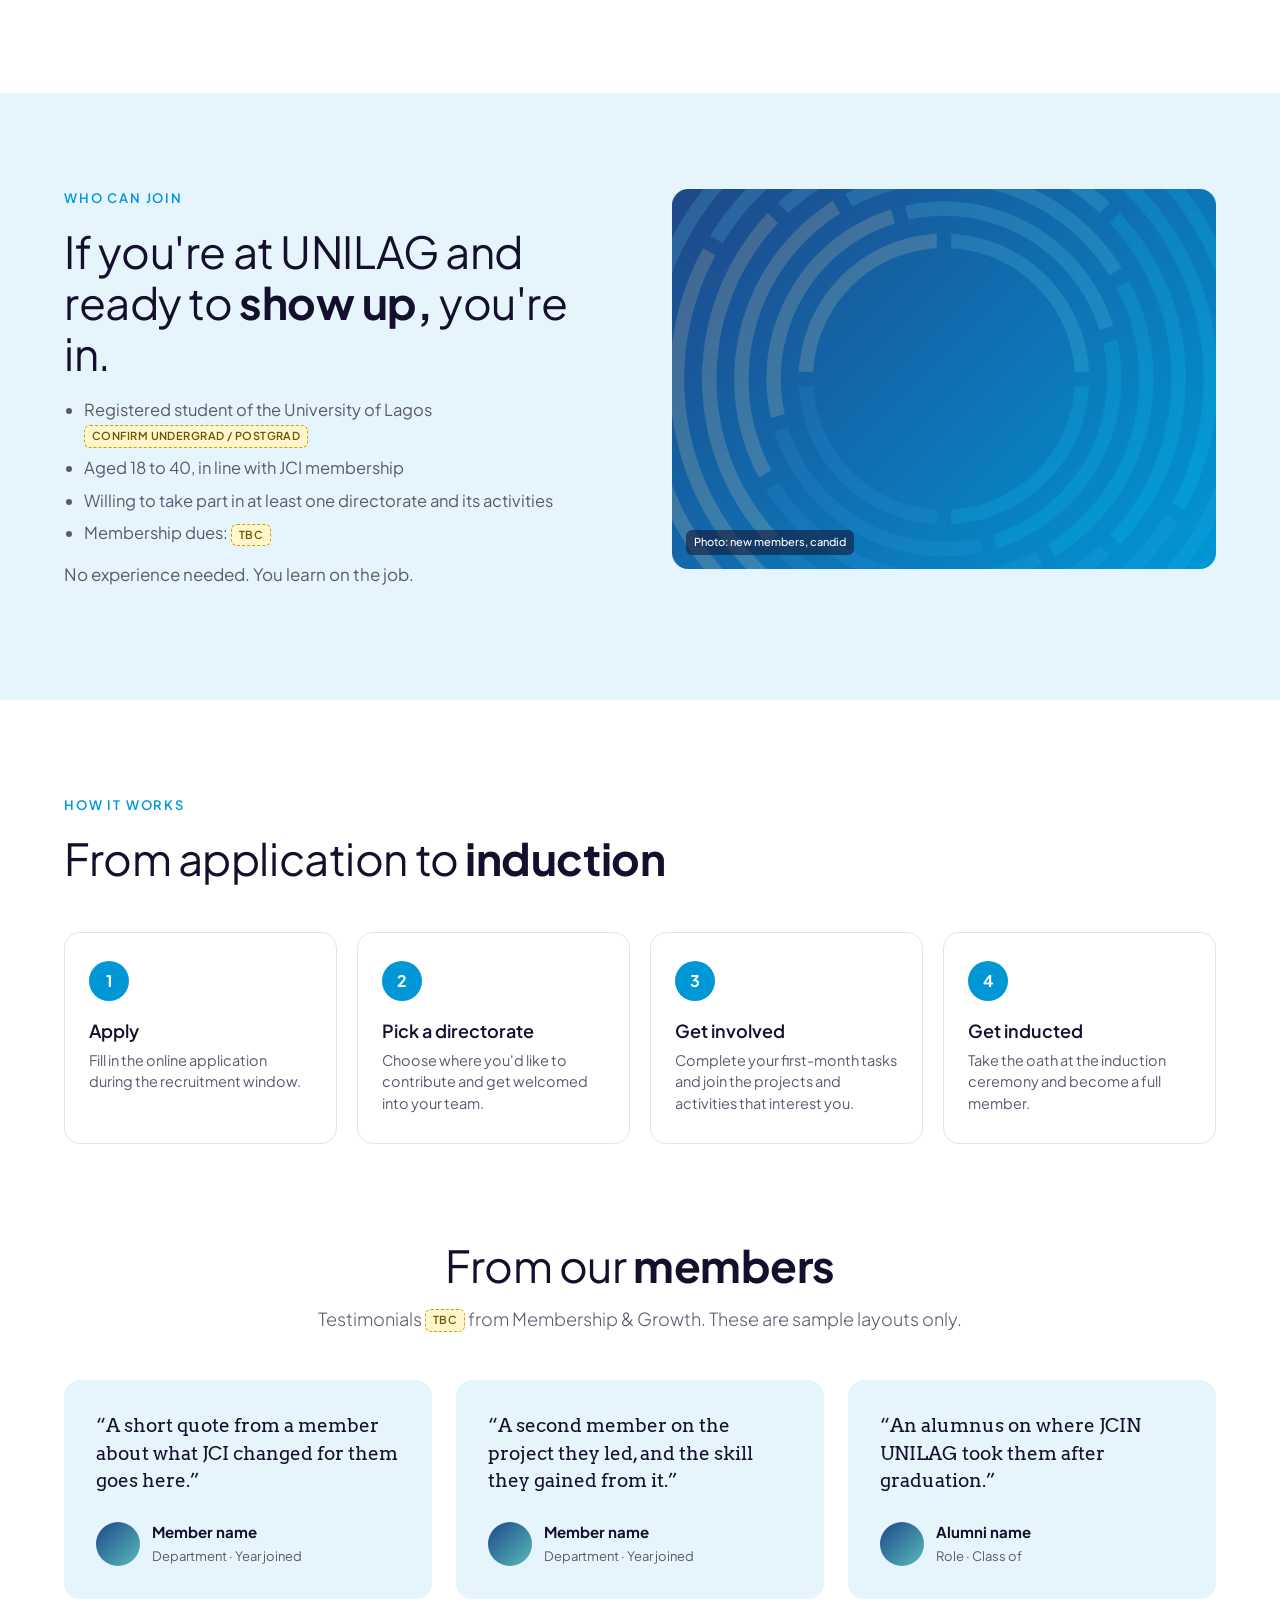
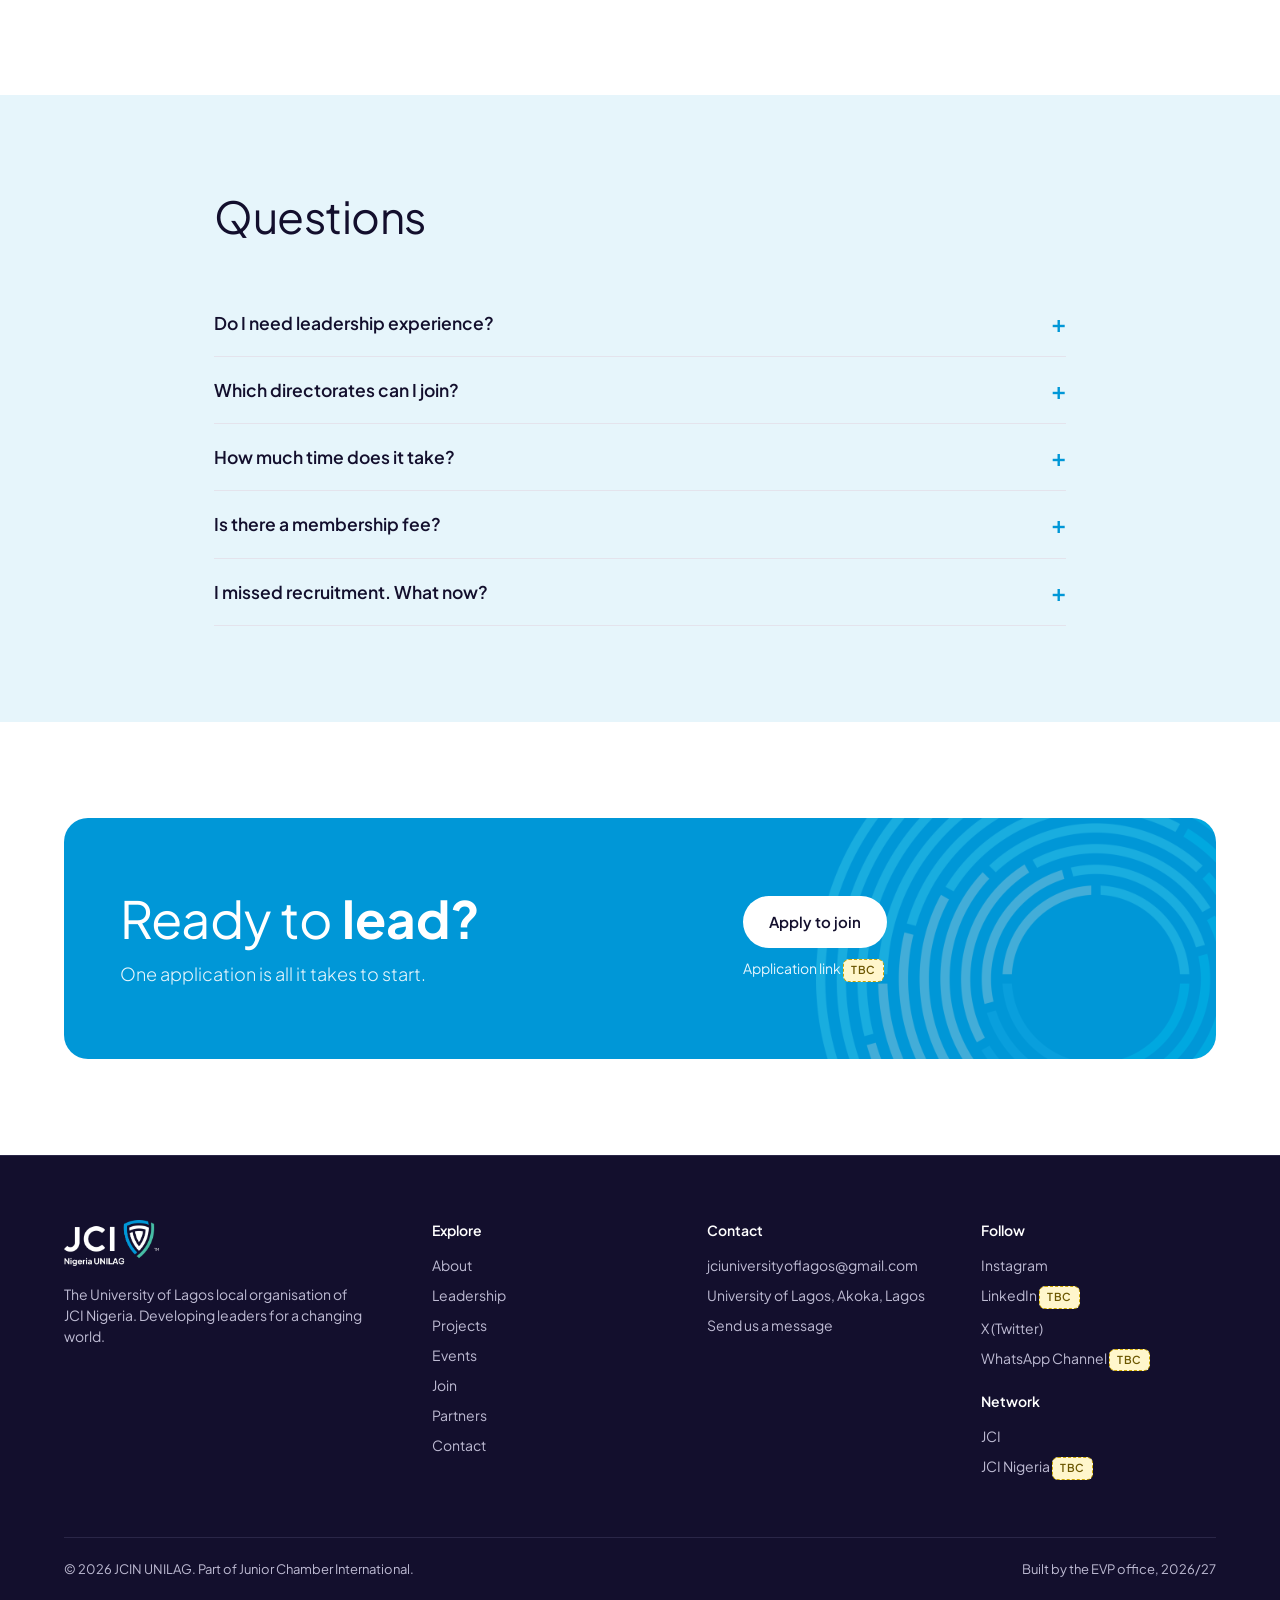
<file: join.html>
<!DOCTYPE html>
<html lang="en">
<head>
<meta charset="utf-8">
<meta name="viewport" content="width=device-width, initial-scale=1">
<title>Join | JCIN UNILAG</title>
<meta name="description" content="How UNILAG students can join JCIN UNILAG: who can apply, what members get, and the steps from application to induction.">
<link rel="preconnect" href="https://fonts.googleapis.com">
<link rel="preconnect" href="https://fonts.gstatic.com" crossorigin>
<link href="https://fonts.googleapis.com/css2?family=Plus+Jakarta+Sans:wght@300;400;500;600;700&family=Arvo&display=swap" rel="stylesheet">
<link rel="stylesheet" href="assets/styles.css">
</head>
<body data-page="join">

<header id="site-header"></header>

<main>

<section class="page-hero">
  <img class="ripple" src="assets/ripple.png" alt="">
  <div class="wrap"><div class="inner">
    <div class="crumb"><a href="index.html">Home</a> / Join</div>
    <h1>Don't wait to lead. <strong>Start here.</strong></h1>
    <p>Membership is open to University of Lagos students who want to build real skills by doing real work.</p>
    <div class="ctas"><span data-render="applyButtonBlue"></span></div>
  </div></div>
</section>

<!-- Recruitment status -->
<section style="padding-bottom:0">
  <div class="wrap">
    <div class="notice">
      <div>
        <b>2026/27 recruitment</b>
        <p>Application window: <span data-render="recruitWindow"></span> &nbsp;·&nbsp; Induction: <span data-render="inductionDate"></span></p>
      </div>
      <a href="#steps" class="link">See the steps →</a>
    </div>
  </div>
</section>

<!-- Benefits -->
<section>
  <div class="wrap">
    <div class="sec-head">
      <div class="eyebrow" style="color:var(--blue)">What you get</div>
      <h2>More than a <strong>group chat seat.</strong></h2>
      <p>This year's board has built membership around the IMPACT agenda, so every member has a clear way in and a way up.</p>
    </div>
    <div class="cards">
      <div class="card"><div class="ic" style="background:var(--blue)">1</div><h3>A structured first month</h3><p>Meet your directorate, learn one skill, complete one practical task and get feedback at the end of the month.</p></div>
      <div class="card"><div class="ic" style="background:var(--navy)">2</div><h3>Roles on live projects</h3><p>Interested members are offered meaningful roles on real projects, then shadow and co-lead with experienced members.</p></div>
      <div class="card"><div class="ic" style="background:#3E9F9F">3</div><h3>Mentorship</h3><p>Guidance from past directors, project chairs and alumni, through buddy systems and alumni-led sessions.</p></div>
      <div class="card"><div class="ic" style="background:var(--black)">4</div><h3>Practical training</h3><p>Project planning, delegation and reporting, plus career clinics and CV and LinkedIn sessions with partner organisations.</p></div>
      <div class="card"><div class="ic" style="background:var(--blue)">5</div><h3>Competitions &amp; conventions</h3><p>Represent UNILAG at inter-chapter competitions and attend local, national and international JCI conventions.</p></div>
      <div class="card"><div class="ic" style="background:var(--navy)">6</div><h3>A global network</h3><p>Connect with JCI members across Nigeria and in more than 100 countries, and with alumni who have walked the same path.</p></div>
    </div>
  </div>
</section>

<!-- Who can join -->
<section class="alt">
  <div class="wrap two">
    <div class="prose">
      <div class="eyebrow" style="color:var(--blue)">Who can join</div>
      <div class="sec-head" style="margin-bottom:20px"><h2>If you're at UNILAG and ready to <strong>show up,</strong> you're in.</h2></div>
      <ul>
        <li>Registered student of the University of Lagos <span class="tbc">Confirm undergrad / postgrad</span></li>
        <li>Aged 18 to 40, in line with JCI membership</li>
        <li>Willing to take part in at least one directorate and its activities</li>
        <li>Membership dues: <span data-render="dues"></span></li>
      </ul>
      <p>No experience needed. You learn on the job.</p>
    </div>
    <div class="ph" style="min-height:380px;border-radius:var(--radius)"><small>Photo: new members, candid</small></div>
  </div>
</section>

<!-- Steps -->
<section id="steps">
  <div class="wrap">
    <div class="sec-head">
      <div class="eyebrow" style="color:var(--blue)">How it works</div>
      <h2>From application to <strong>induction</strong></h2>
    </div>
    <div class="big-steps">
      <div><h3>Apply</h3><p>Fill in the online application during the recruitment window.</p></div>
      <div><h3>Pick a directorate</h3><p>Choose where you'd like to contribute and get welcomed into your team.</p></div>
      <div><h3>Get involved</h3><p>Complete your first-month tasks and join the projects and activities that interest you.</p></div>
      <div><h3>Get inducted</h3><p>Take the oath at the induction ceremony and become a full member.</p></div>
    </div>
  </div>
</section>

<!-- Testimonials -->
<section style="padding-top:0" id="stories">
  <div class="wrap">
    <div class="sec-head center">
      <h2>From our <strong>members</strong></h2>
      <div data-render="testimonialsNote" style="color:var(--grey);font-size:18px;font-weight:300"></div>
    </div>
    <div class="t-grid" data-render="testimonials"></div>
  </div>
</section>

<!-- FAQ -->
<section class="alt">
  <div class="wrap" style="max-width:900px">
    <div class="sec-head"><h2>Questions</h2></div>
    <div class="faq">
      <details><summary>Do I need leadership experience?</summary><p>No. JCI is built on learning by doing. You'll learn through onboarding, mentorship and working on projects alongside experienced members.</p></details>
      <details><summary>Which directorates can I join?</summary><p>Our directorates include Programs &amp; Projects, Sponsorship &amp; Partnership, Awards &amp; Documentation, Media &amp; Communications, Membership &amp; Growth and Alumni Affairs. You can tell us your preference when you apply. <span class="tbc">Confirm full list</span></p></details>
      <details><summary>How much time does it take?</summary><p>You choose how involved you get. Some members take on a single role per semester; others lead whole projects. <span class="tbc">Confirm with Membership &amp; Growth</span></p></details>
      <details><summary>Is there a membership fee?</summary><p>Membership dues: <span data-render="dues"></span>.</p></details>
      <details><summary>I missed recruitment. What now?</summary><p>Send us a message on the <a href="contact.html" class="link">contact page</a> and we'll let you know when the next window opens.</p></details>
    </div>
  </div>
</section>

<section>
  <div class="wrap">
    <div class="cta">
      <img class="ripple" src="assets/ripple.png" alt="">
      <div><h2>Ready to <strong>lead?</strong></h2><p>One application is all it takes to start.</p></div>
      <div class="ctas"><span data-render="applyButton" style="display:flex;flex-direction:column;gap:10px;align-items:flex-start"></span></div>
    </div>
  </div>
</section>

</main>

<footer id="site-footer"></footer>
<script src="content/site-data.js"></script>
<script src="assets/site.js"></script>
</body>
</html>
</file>
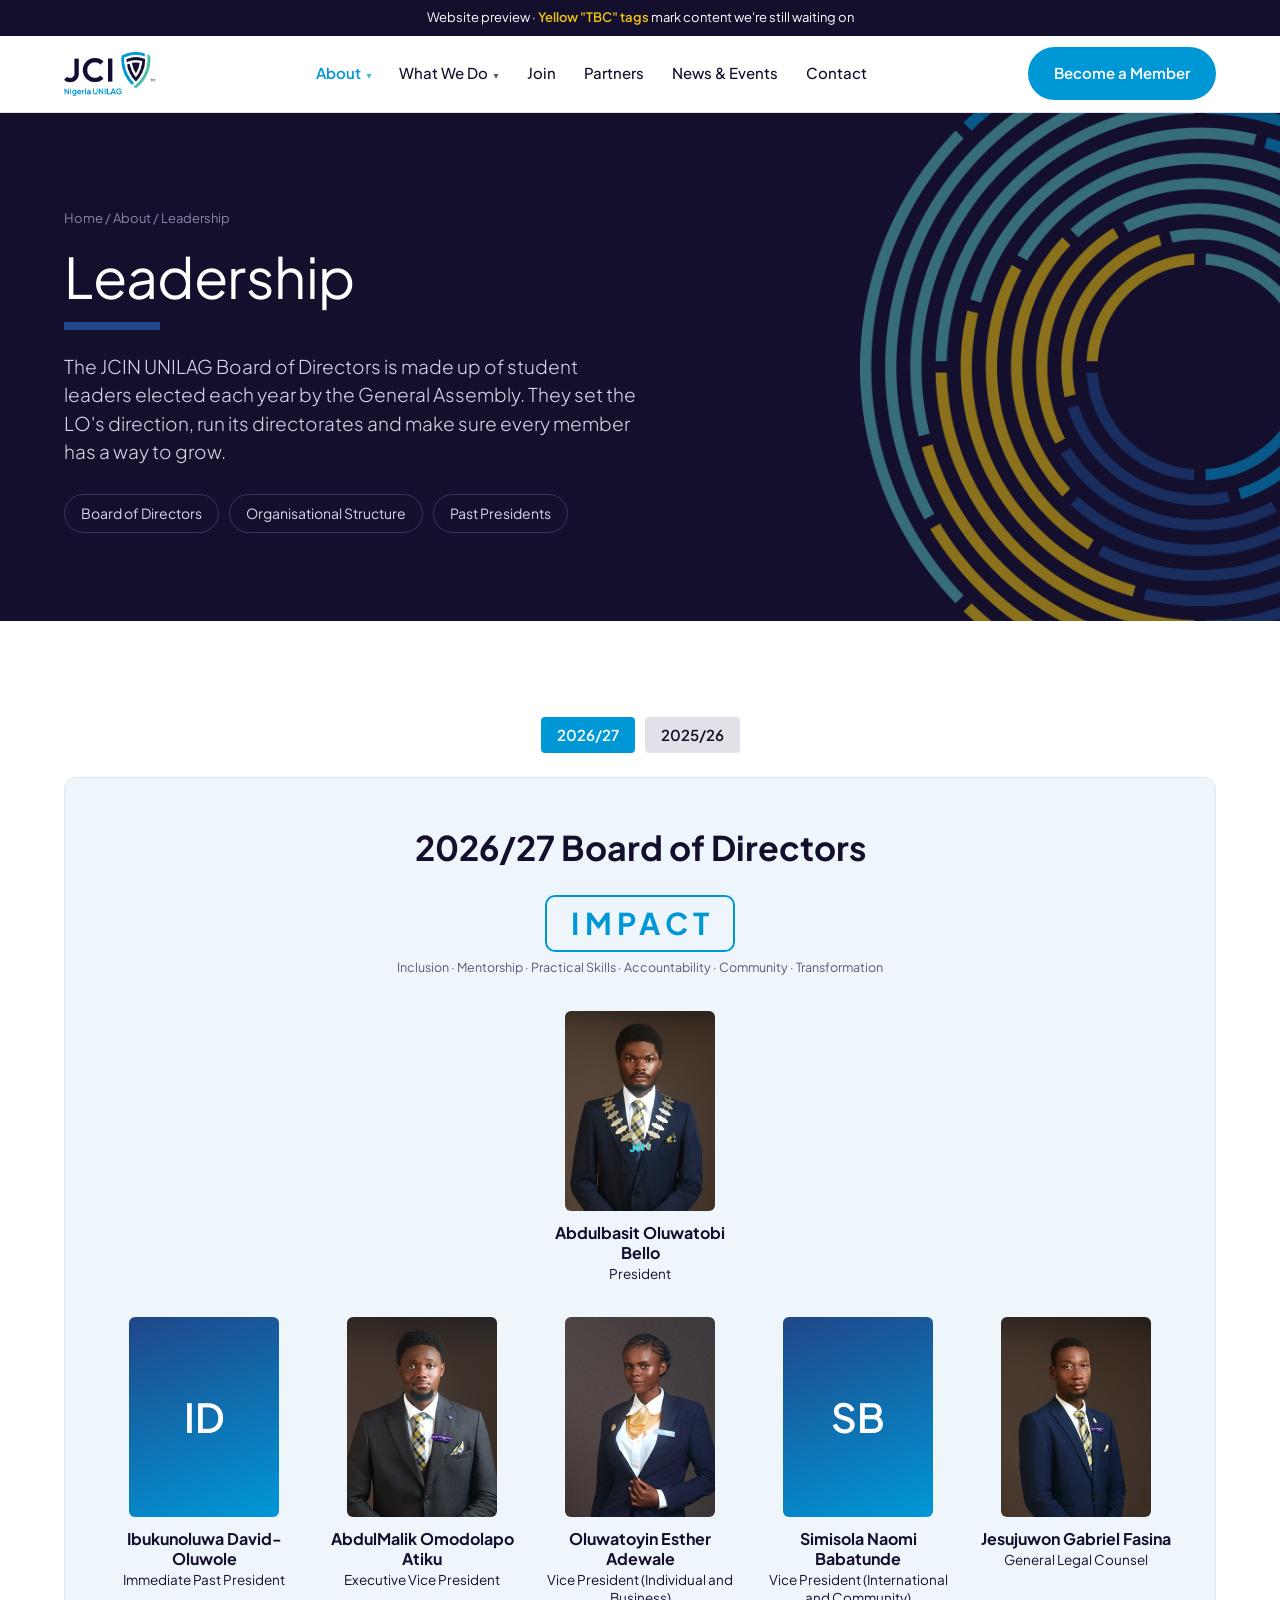
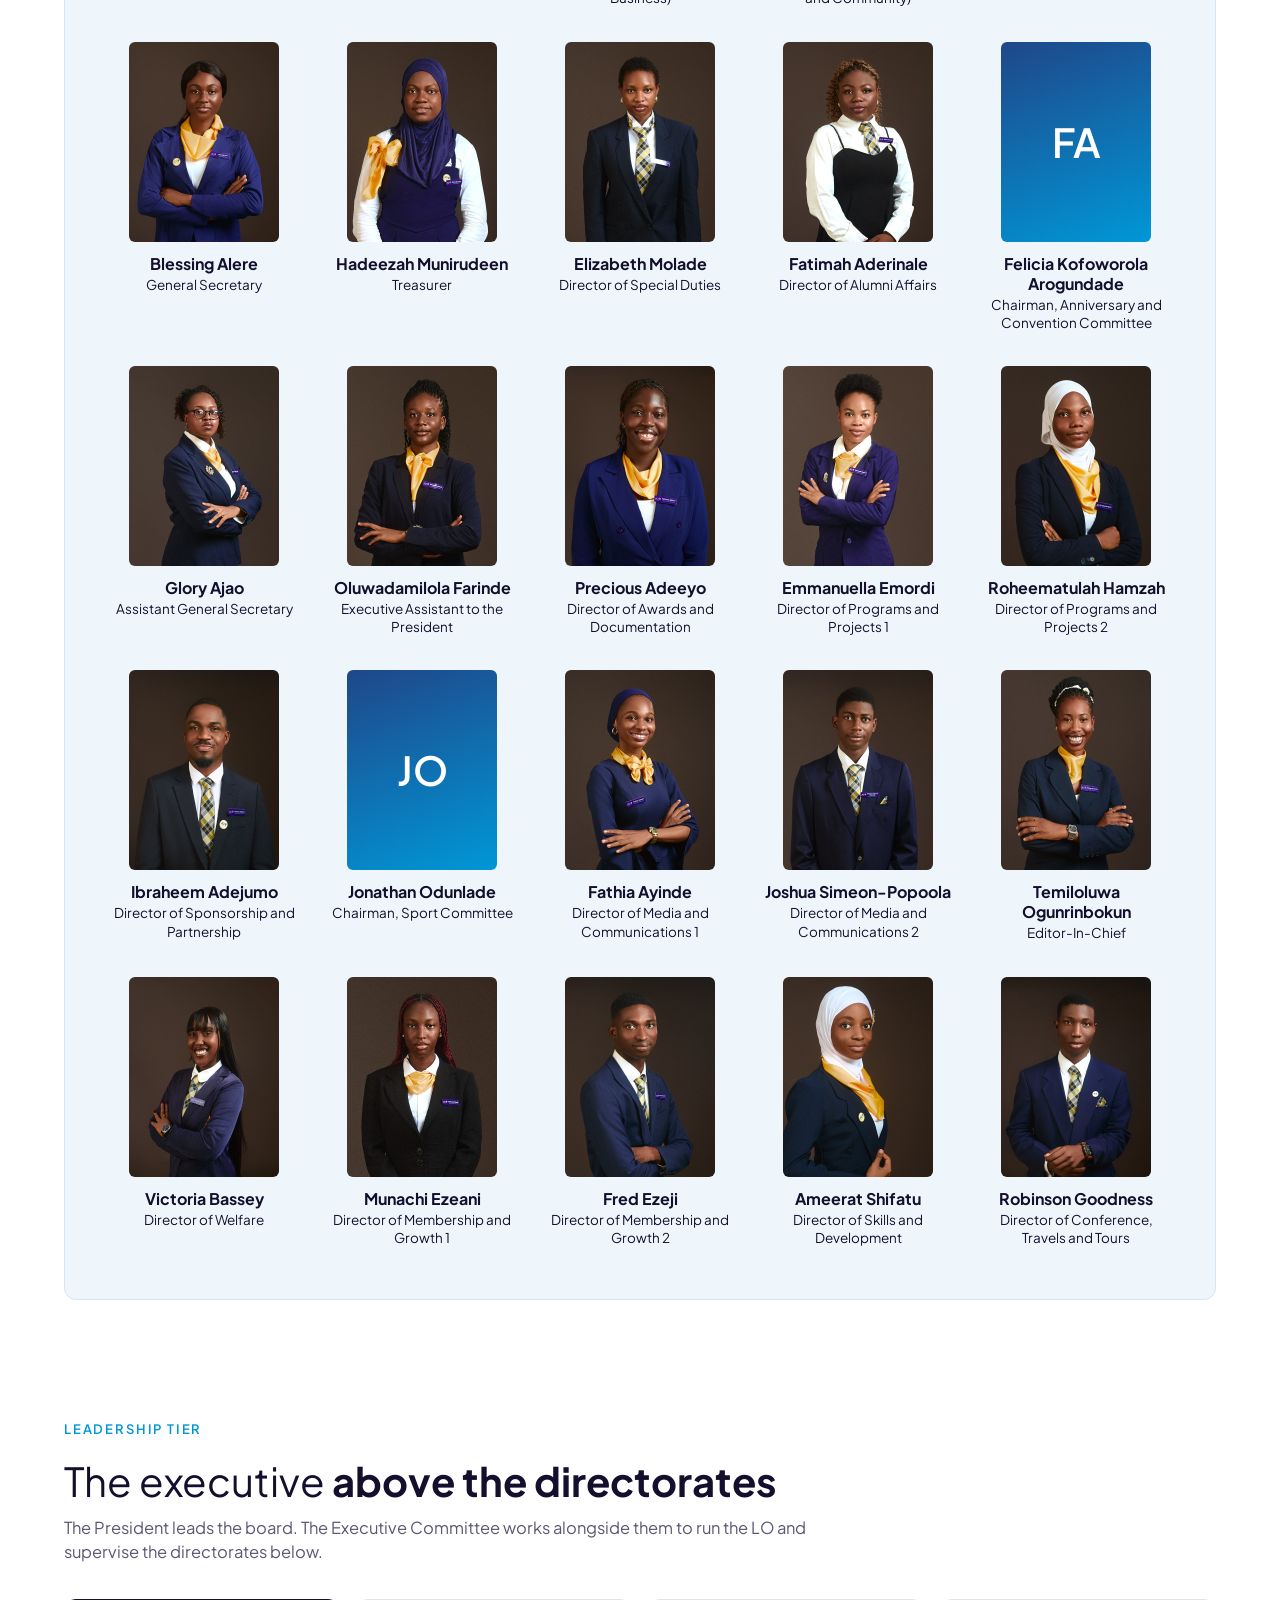
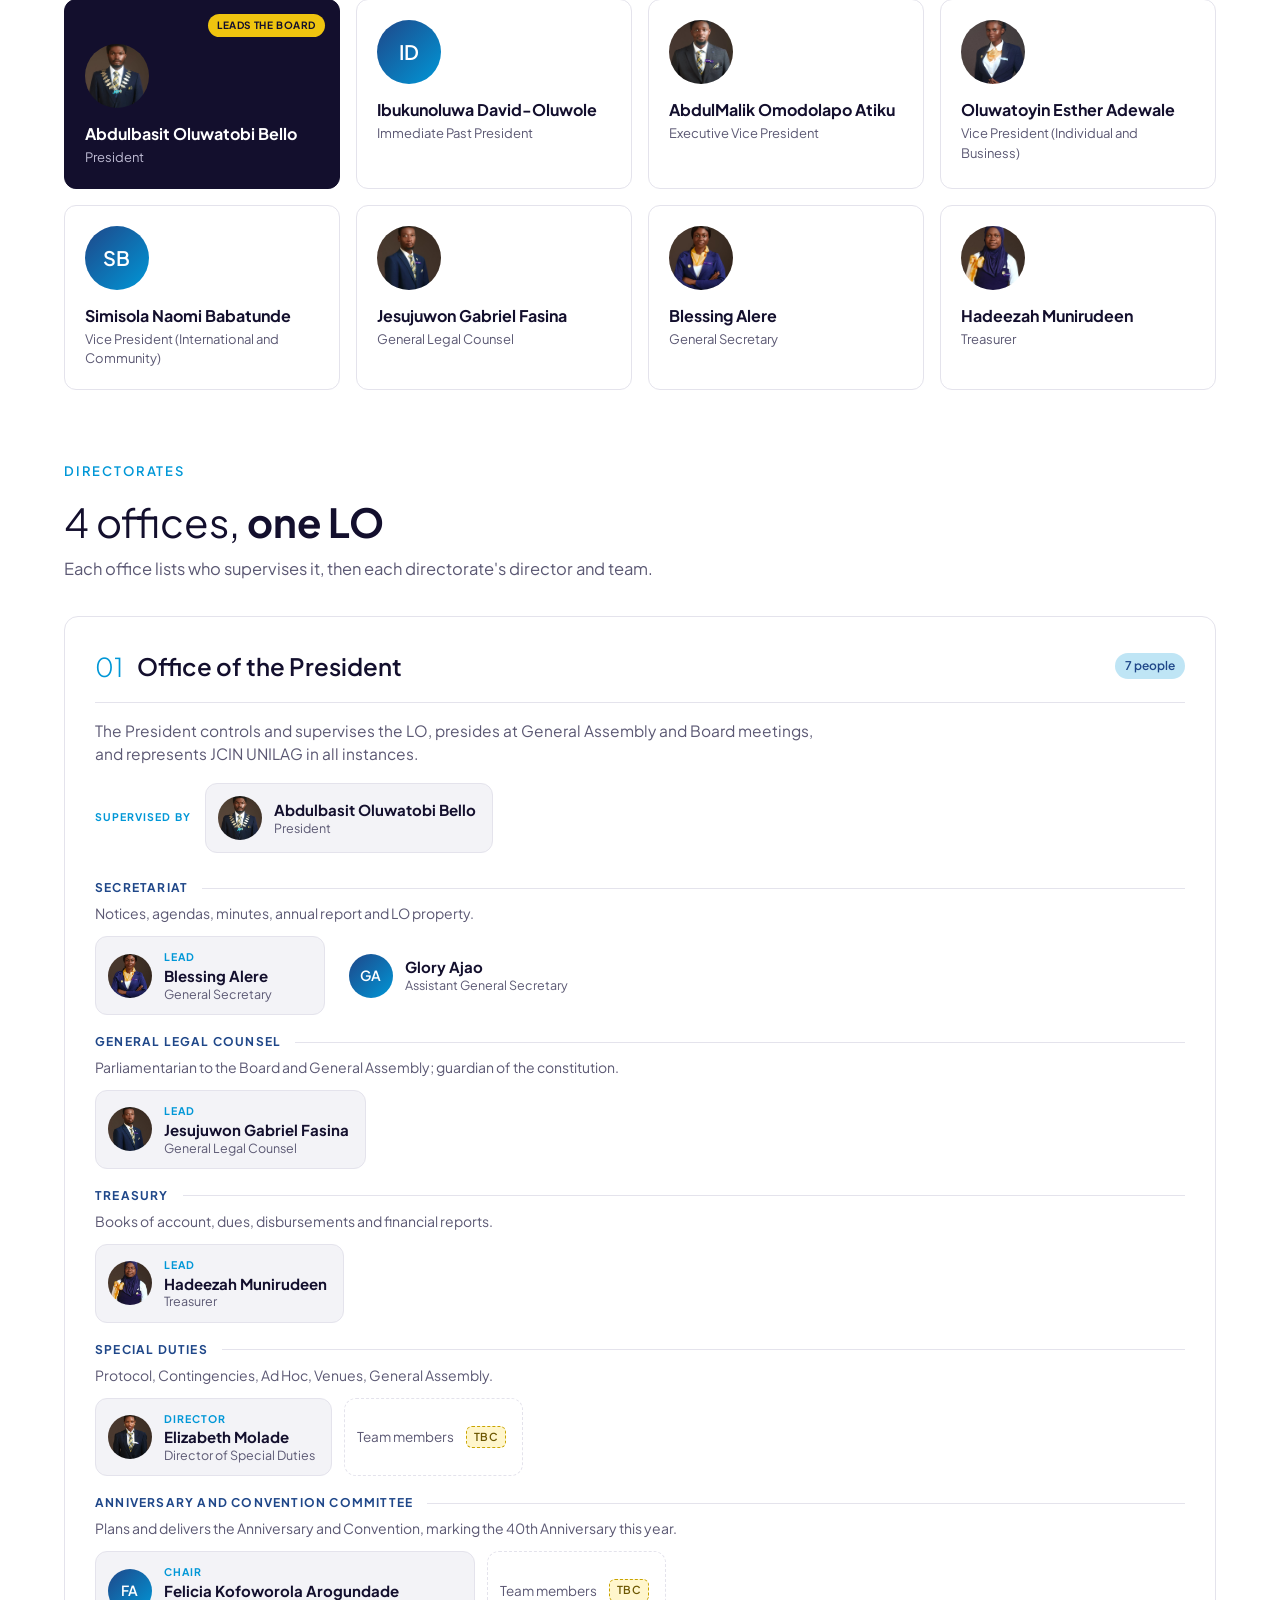
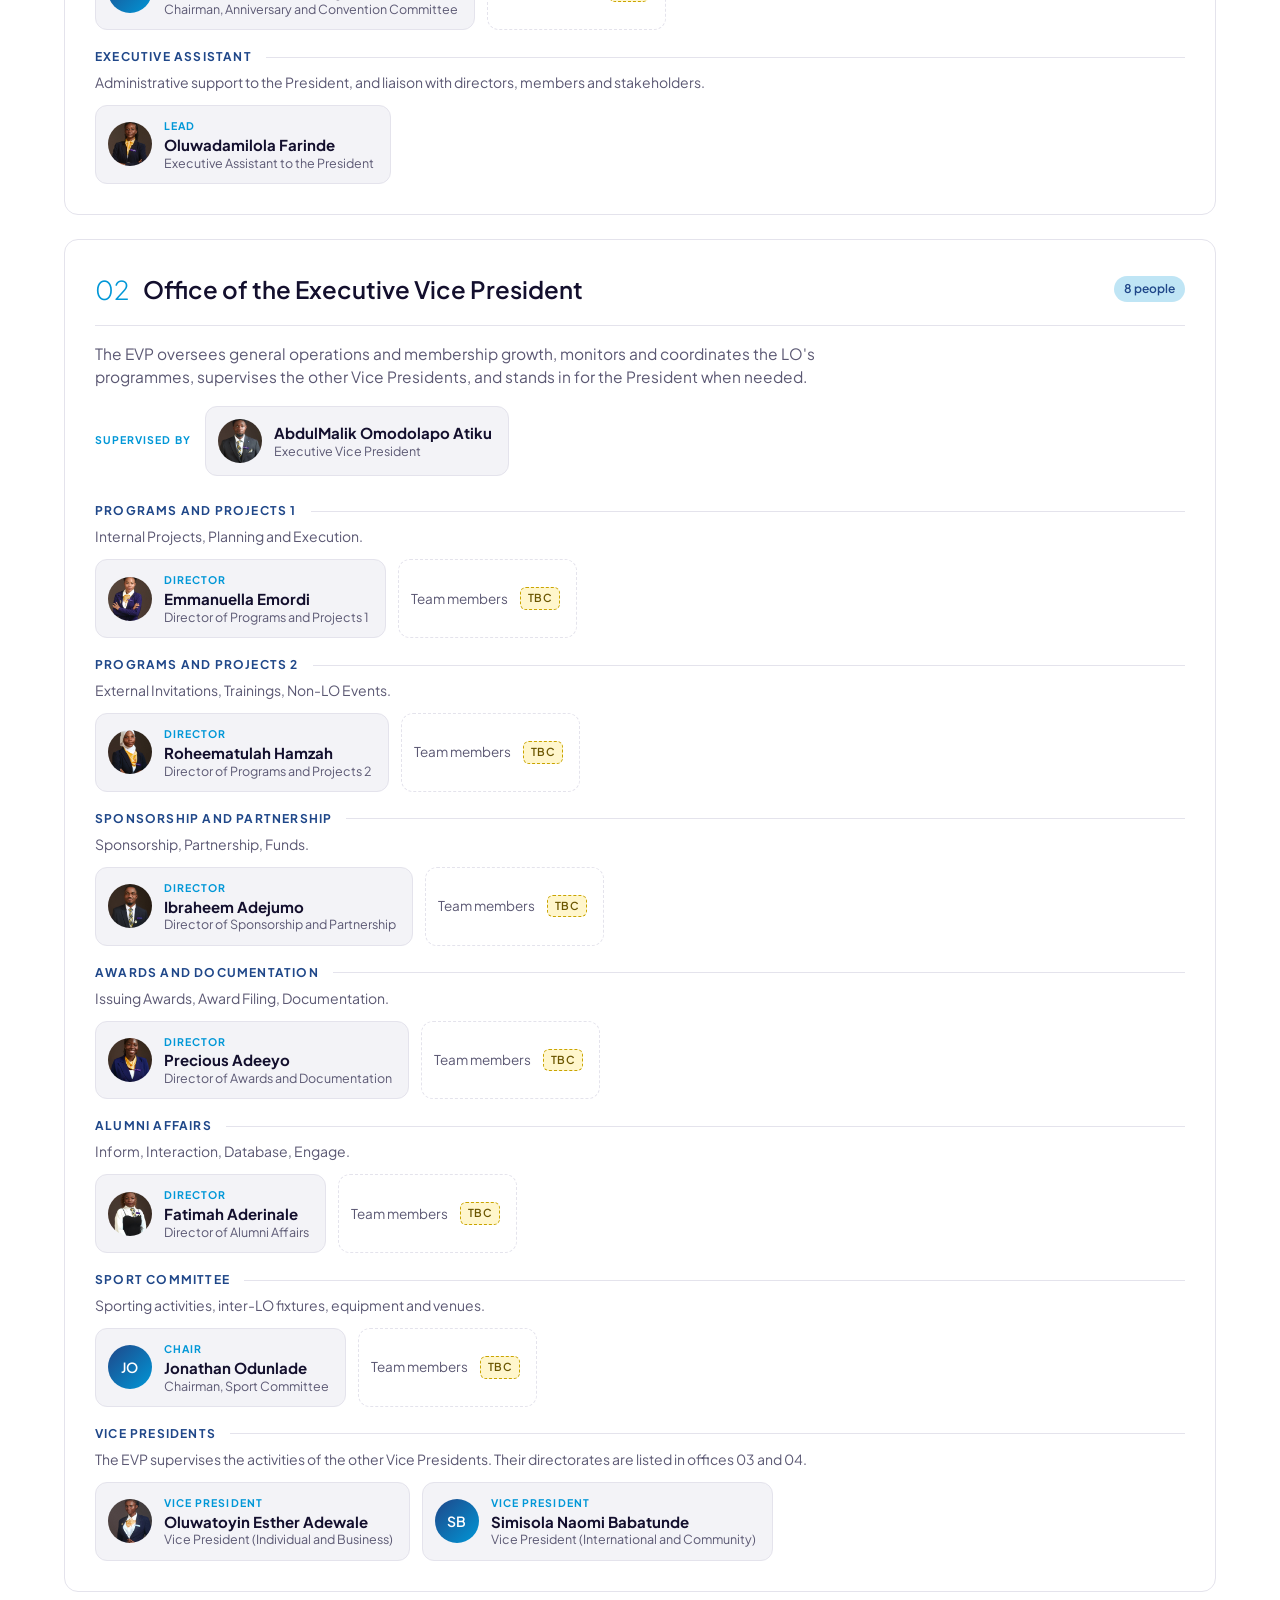
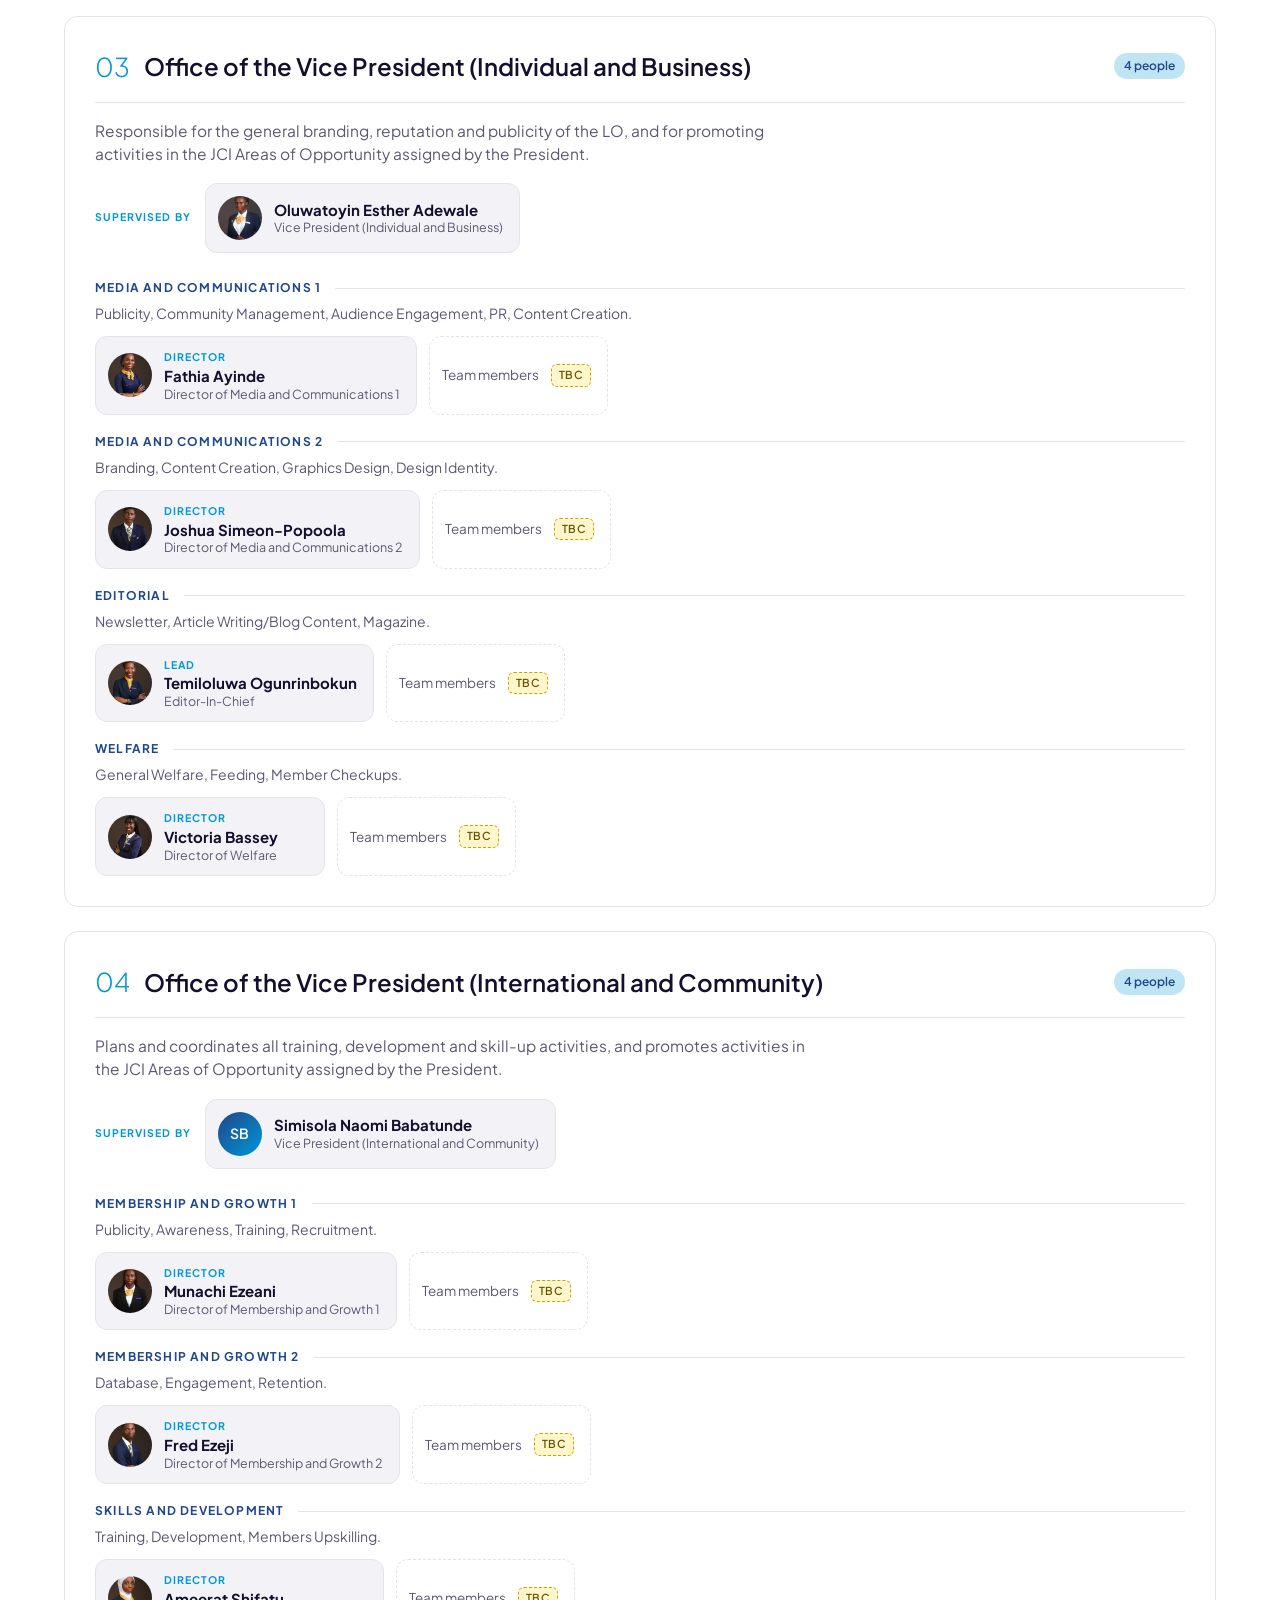
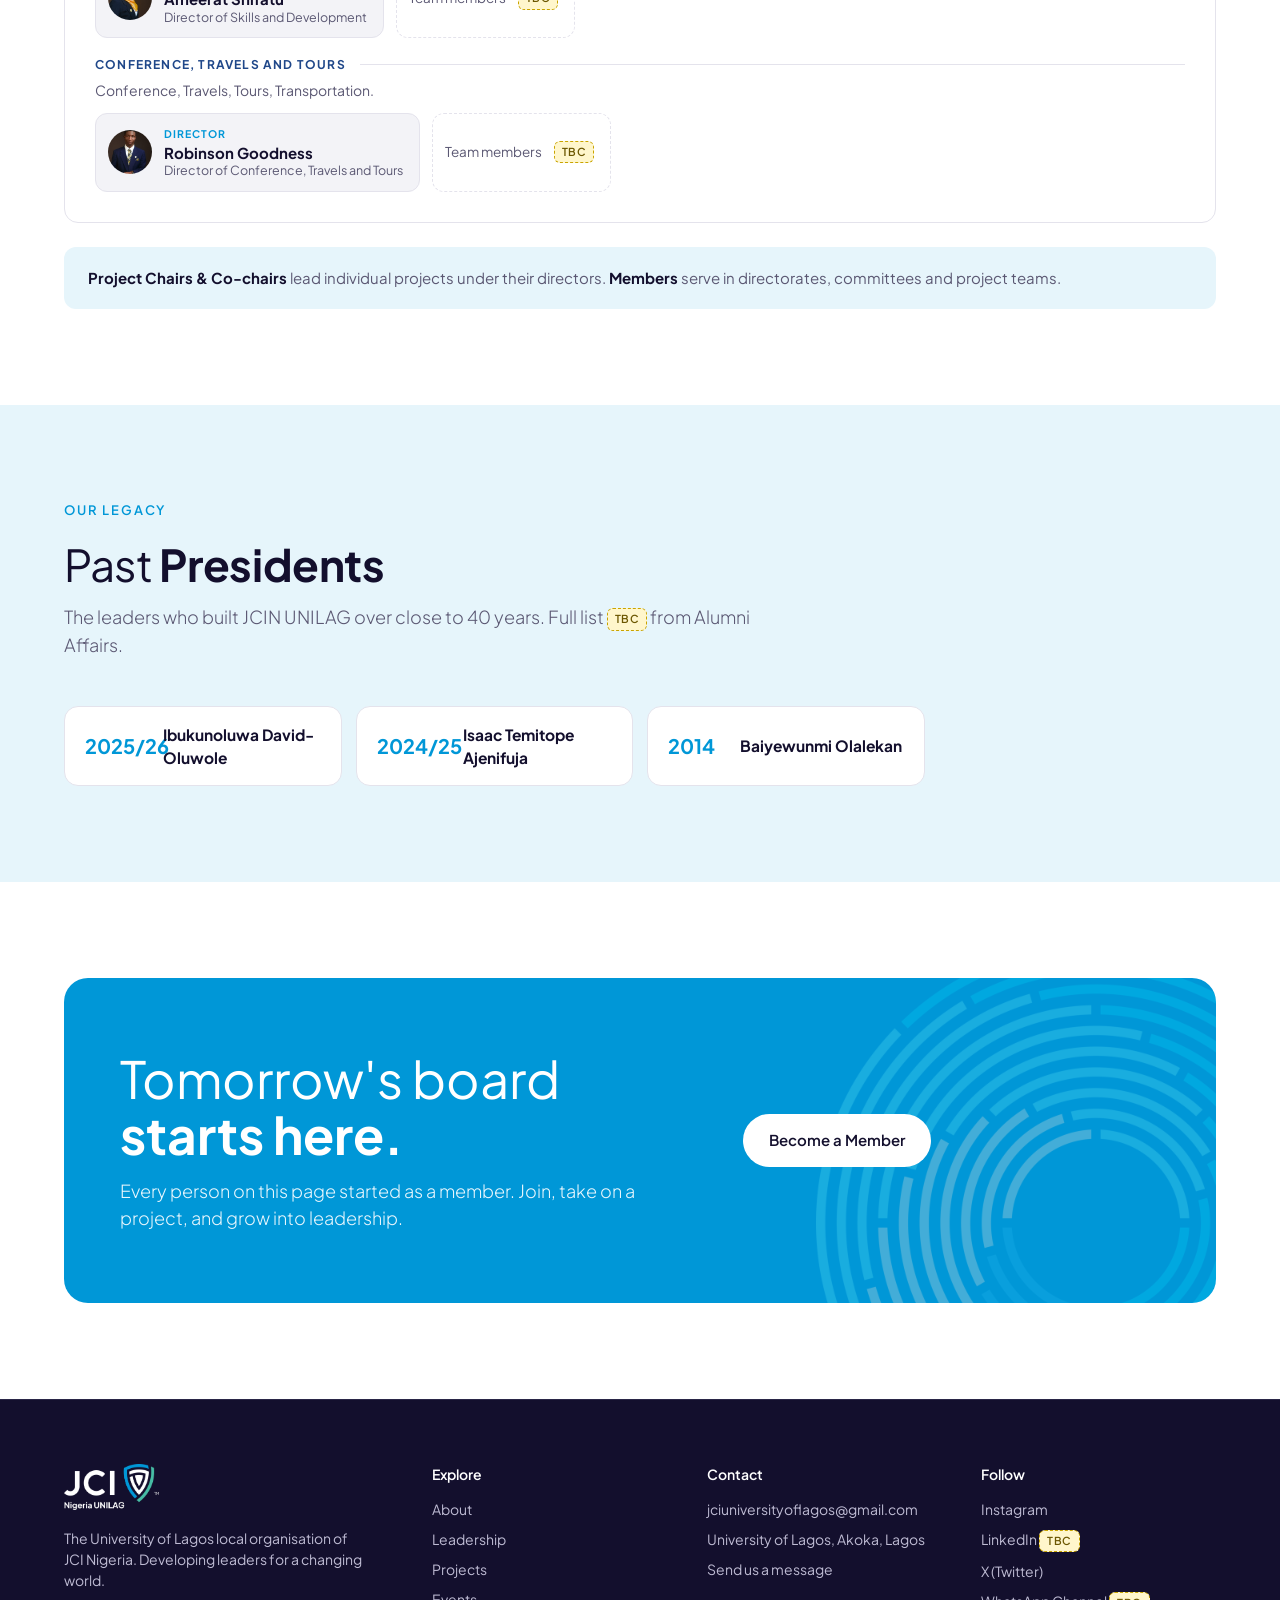
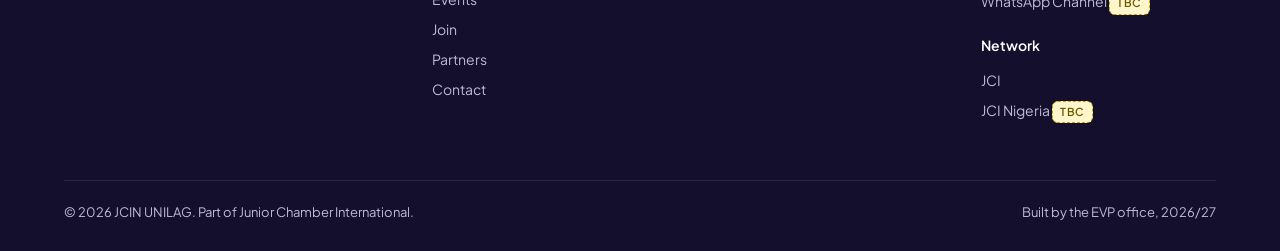
<file: leadership.html>
<!DOCTYPE html>
<html lang="en">
<head>
<meta charset="utf-8">
<meta name="viewport" content="width=device-width, initial-scale=1">
<title>Leadership | JCIN UNILAG</title>
<meta name="description" content="Meet the JCIN UNILAG Board of Directors and see how the LO is organised: the President, Executive Committee, directorates and their teams.">
<link rel="preconnect" href="https://fonts.googleapis.com">
<link rel="preconnect" href="https://fonts.gstatic.com" crossorigin>
<link href="https://fonts.googleapis.com/css2?family=Plus+Jakarta+Sans:wght@300;400;500;600;700&family=Arvo&display=swap" rel="stylesheet">
<link rel="stylesheet" href="assets/styles.css">
</head>
<body data-page="leadership">

<header id="site-header"></header>

<main>

<section class="page-hero">
  <img class="ripple" src="assets/ripple.png" alt="">
  <div class="wrap"><div class="inner">
    <div class="crumb"><a href="index.html">Home</a> / <a href="about.html">About</a> / Leadership</div>
    <h1>Leadership</h1>
    <div class="hero-bar"></div>
    <p>The JCIN UNILAG Board of Directors is made up of student leaders elected each year by the General Assembly. They set the LO's direction, run its directorates and make sure every member has a way to grow.</p>
    <nav class="subnav" aria-label="On this page">
      <a href="#board">Board of Directors</a>
      <a href="#structure">Organisational Structure</a>
      <a href="#past-presidents">Past Presidents</a>
    </nav>
  </div></div>
</section>

<!-- BOARD OF DIRECTORS (jci.cc /about/board-of-directors pattern) -->
<section id="board">
  <div class="wrap">
    <div class="year-tabs" id="year-tabs" role="tablist" aria-label="Board year"></div>
    <div class="board-panel" id="board-panel"></div>
  </div>
</section>

<!-- ORGANISATIONAL STRUCTURE (jci.cc /about/world-headquarters-organization-directory pattern) -->
<section id="structure" class="structure">
  <div class="wrap" id="structure-body"></div>
</section>

<!-- PAST PRESIDENTS -->
<section id="past-presidents" class="alt">
  <div class="wrap">
    <div class="sec-head">
      <div class="eyebrow" style="color:var(--blue)">Our legacy</div>
      <h2>Past <strong>Presidents</strong></h2>
      <p>The leaders who built JCIN UNILAG over close to 40 years. Full list <span class="tbc">TBC</span> from Alumni Affairs.</p>
    </div>
    <div class="pp-list" data-render="pastPresidents"></div>
  </div>
</section>

<section>
  <div class="wrap">
    <div class="cta">
      <img class="ripple" src="assets/ripple.png" alt="">
      <div><h2>Tomorrow's board <strong>starts here.</strong></h2><p>Every person on this page started as a member. Join, take on a project, and grow into leadership.</p></div>
      <div class="ctas"><a href="join.html" class="btn btn-white">Become a Member</a></div>
    </div>
  </div>
</section>

</main>

<footer id="site-footer"></footer>
<script src="content/site-data.js"></script>
<script src="assets/site.js"></script>
</body>
</html>
</file>
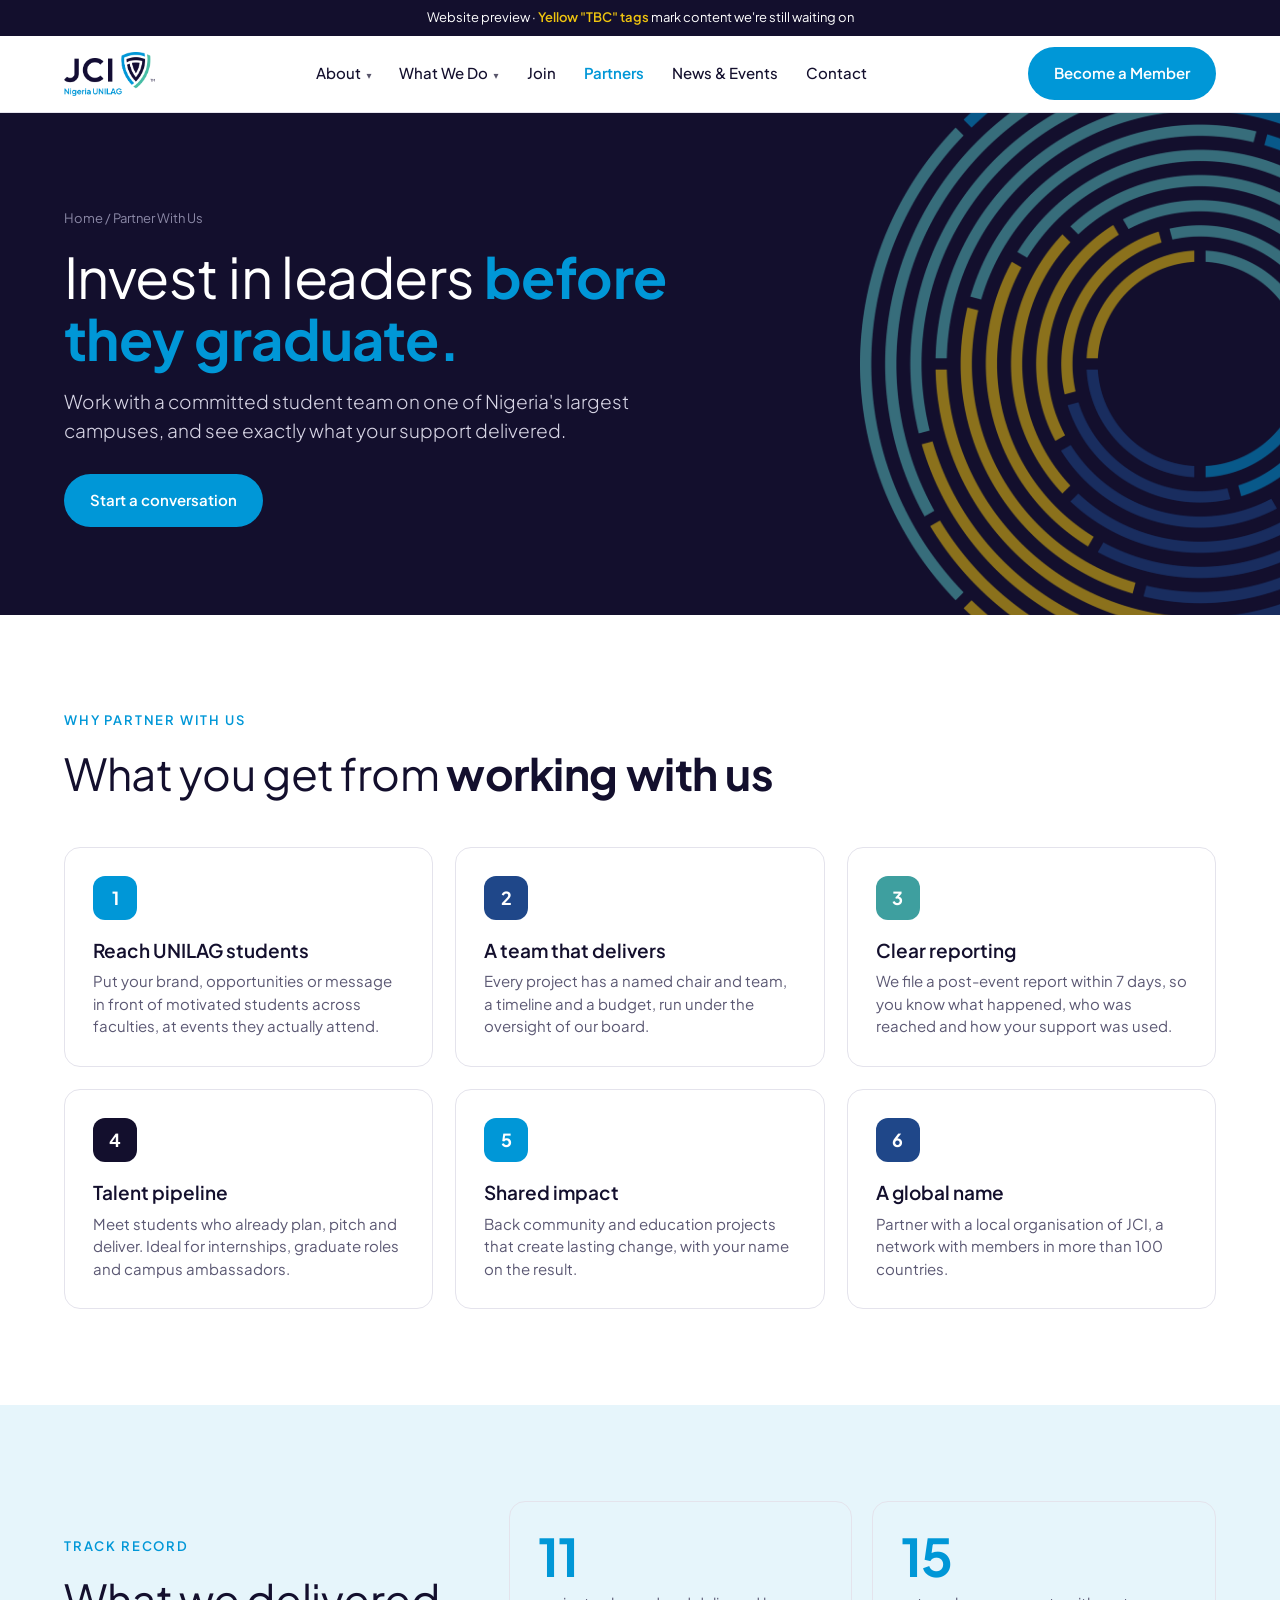
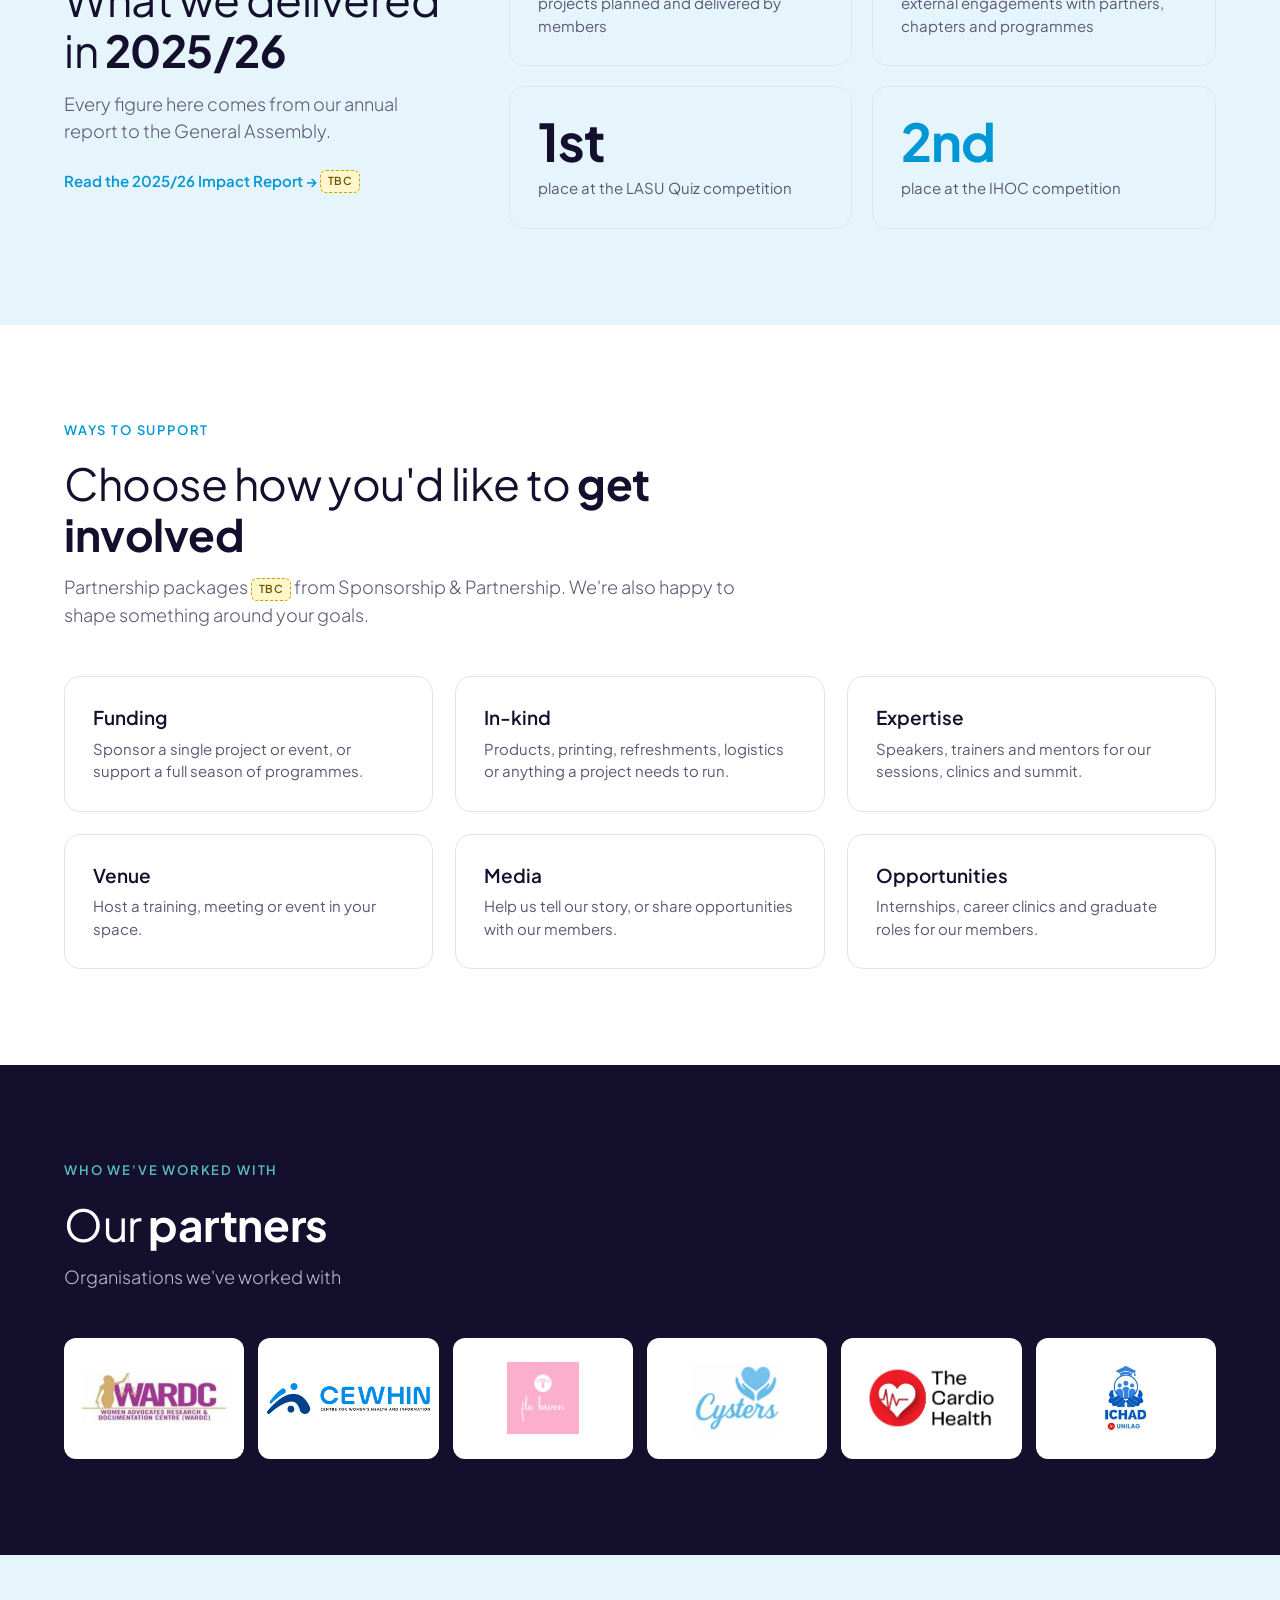
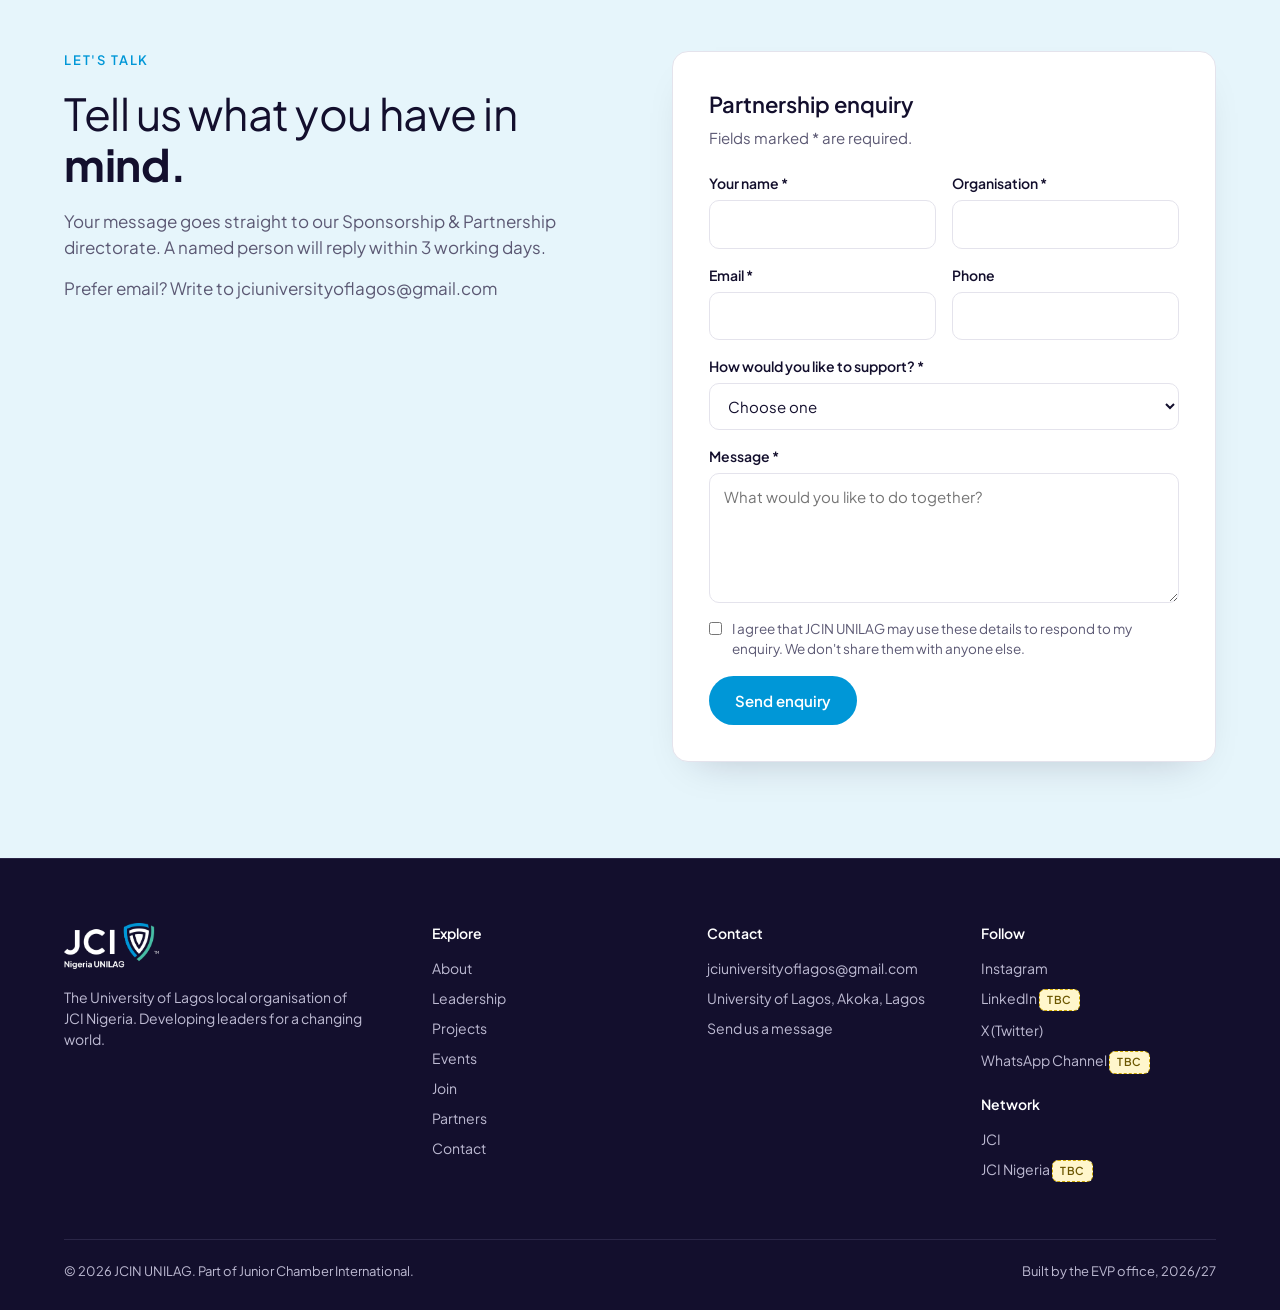
<file: partner.html>
<!DOCTYPE html>
<html lang="en">
<head>
<meta charset="utf-8">
<meta name="viewport" content="width=device-width, initial-scale=1">
<title>Partner With Us | JCIN UNILAG</title>
<meta name="description" content="Partner with JCIN UNILAG to reach and develop student leaders at the University of Lagos. Sponsorship, in-kind, expertise, venue and media partnerships.">
<link rel="preconnect" href="https://fonts.googleapis.com">
<link rel="preconnect" href="https://fonts.gstatic.com" crossorigin>
<link href="https://fonts.googleapis.com/css2?family=Plus+Jakarta+Sans:wght@300;400;500;600;700&family=Arvo&display=swap" rel="stylesheet">
<link rel="stylesheet" href="assets/styles.css">
</head>
<body data-page="partner">

<header id="site-header"></header>

<main>

<section class="page-hero">
  <img class="ripple" src="assets/ripple.png" alt="">
  <div class="wrap"><div class="inner">
    <div class="crumb"><a href="index.html">Home</a> / Partner With Us</div>
    <h1>Invest in leaders <strong>before they graduate.</strong></h1>
    <p>Work with a committed student team on one of Nigeria's largest campuses, and see exactly what your support delivered.</p>
    <div class="ctas"><a href="#enquire" class="btn btn-blue">Start a conversation</a></div>
  </div></div>
</section>

<!-- Why partner -->
<section>
  <div class="wrap">
    <div class="sec-head">
      <div class="eyebrow" style="color:var(--blue)">Why partner with us</div>
      <h2>What you get from <strong>working with us</strong></h2>
    </div>
    <div class="cards">
      <div class="card"><div class="ic" style="background:var(--blue)">1</div><h3>Reach UNILAG students</h3><p>Put your brand, opportunities or message in front of motivated students across faculties, at events they actually attend.</p></div>
      <div class="card"><div class="ic" style="background:var(--navy)">2</div><h3>A team that delivers</h3><p>Every project has a named chair and team, a timeline and a budget, run under the oversight of our board.</p></div>
      <div class="card"><div class="ic" style="background:#3E9F9F">3</div><h3>Clear reporting</h3><p>We file a post-event report within 7 days, so you know what happened, who was reached and how your support was used.</p></div>
      <div class="card"><div class="ic" style="background:var(--black)">4</div><h3>Talent pipeline</h3><p>Meet students who already plan, pitch and deliver. Ideal for internships, graduate roles and campus ambassadors.</p></div>
      <div class="card"><div class="ic" style="background:var(--blue)">5</div><h3>Shared impact</h3><p>Back community and education projects that create lasting change, with your name on the result.</p></div>
      <div class="card"><div class="ic" style="background:var(--navy)">6</div><h3>A global name</h3><p>Partner with a local organisation of JCI, a network with members in more than 100 countries.</p></div>
    </div>
  </div>
</section>

<!-- Track record -->
<section class="alt">
  <div class="wrap stats-band">
    <div class="sec-head" style="margin:0">
      <div class="eyebrow" style="color:var(--blue)">Track record</div>
      <h2>What we delivered in <strong><span data-render="statsYear"></span></strong></h2>
      <p>Every figure here comes from our annual report to the General Assembly.</p>
      <p style="margin-top:22px" data-render="impactReport"></p>
    </div>
    <div class="stats" data-render="stats"></div>
  </div>
</section>

<!-- Ways to support -->
<section>
  <div class="wrap">
    <div class="sec-head">
      <div class="eyebrow" style="color:var(--blue)">Ways to support</div>
      <h2>Choose how you'd like to <strong>get involved</strong></h2>
      <p>Partnership packages <span class="tbc">TBC</span> from Sponsorship &amp; Partnership. We're also happy to shape something around your goals.</p>
    </div>
    <div class="cards">
      <div class="card"><h3>Funding</h3><p>Sponsor a single project or event, or support a full season of programmes.</p></div>
      <div class="card"><h3>In-kind</h3><p>Products, printing, refreshments, logistics or anything a project needs to run.</p></div>
      <div class="card"><h3>Expertise</h3><p>Speakers, trainers and mentors for our sessions, clinics and summit.</p></div>
      <div class="card"><h3>Venue</h3><p>Host a training, meeting or event in your space.</p></div>
      <div class="card"><h3>Media</h3><p>Help us tell our story, or share opportunities with our members.</p></div>
      <div class="card"><h3>Opportunities</h3><p>Internships, career clinics and graduate roles for our members.</p></div>
    </div>
  </div>
</section>

<!-- Past partners -->
<section class="partner">
  <div class="wrap">
    <div class="sec-head">
      <div class="eyebrow">Who we've worked with</div>
      <h2>Our <strong>partners</strong></h2>
      <p data-render="partnersNote"></p>
    </div>
    <div class="logos" style="grid-template-columns:repeat(auto-fit,minmax(160px,1fr))" data-render="partners"></div>
  </div>
</section>

<!-- Enquiry form -->
<section id="enquire" class="alt">
  <div class="wrap two">
    <div class="prose">
      <div class="eyebrow" style="color:var(--blue)">Let's talk</div>
      <div class="sec-head" style="margin-bottom:20px"><h2>Tell us what you have in <strong>mind.</strong></h2></div>
      <p>Your message goes straight to our Sponsorship &amp; Partnership directorate. A named person will reply within 3 working days.</p>
      <p>Prefer email? Write to <span data-render="email"></span></p>
    </div>
    <form class="form" data-form="partner" novalidate>
      <h3>Partnership enquiry</h3>
      <p class="sub">Fields marked * are required.</p>
      <div class="row">
        <label>Your name *<input name="name" required autocomplete="name"></label>
        <label>Organisation *<input name="organisation" required autocomplete="organization"></label>
      </div>
      <div class="row">
        <label>Email *<input type="email" name="email" required autocomplete="email"></label>
        <label>Phone<input type="tel" name="phone" autocomplete="tel"></label>
      </div>
      <label>How would you like to support? *
        <select name="support_type" required>
          <option value="">Choose one</option>
          <option>Funding / sponsorship</option>
          <option>In-kind</option>
          <option>Expertise (speakers, trainers, mentors)</option>
          <option>Venue</option>
          <option>Media</option>
          <option>Opportunities for members</option>
          <option>Not sure yet</option>
        </select>
      </label>
      <label>Message *<textarea name="message" required placeholder="What would you like to do together?"></textarea></label>
      <label class="consent"><input type="checkbox" name="consent" required> I agree that JCIN UNILAG may use these details to respond to my enquiry. We don't share them with anyone else.</label>
      <button type="submit" class="btn btn-blue">Send enquiry</button>
      <div class="form-status" role="status"></div>
    </form>
  </div>
</section>

</main>

<footer id="site-footer"></footer>
<script src="content/site-data.js"></script>
<script src="assets/site.js"></script>
</body>
</html>
</file>
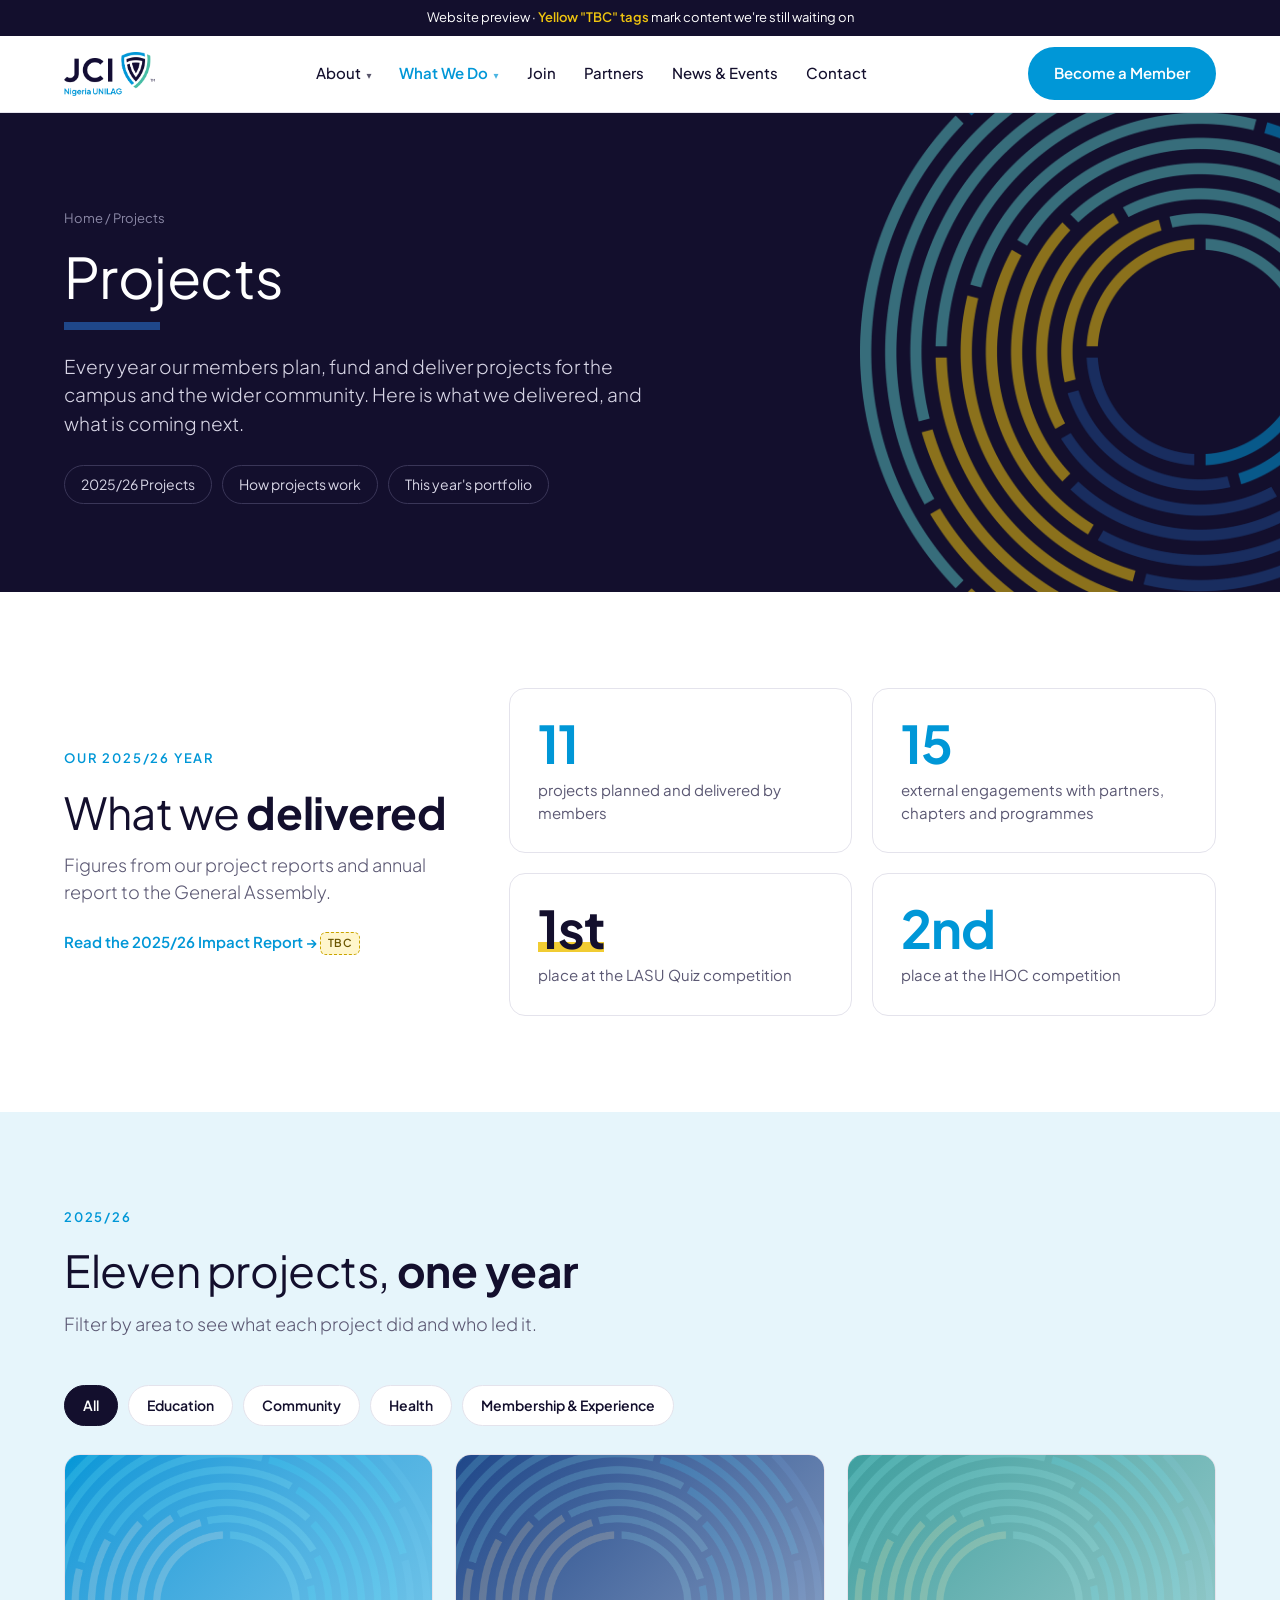
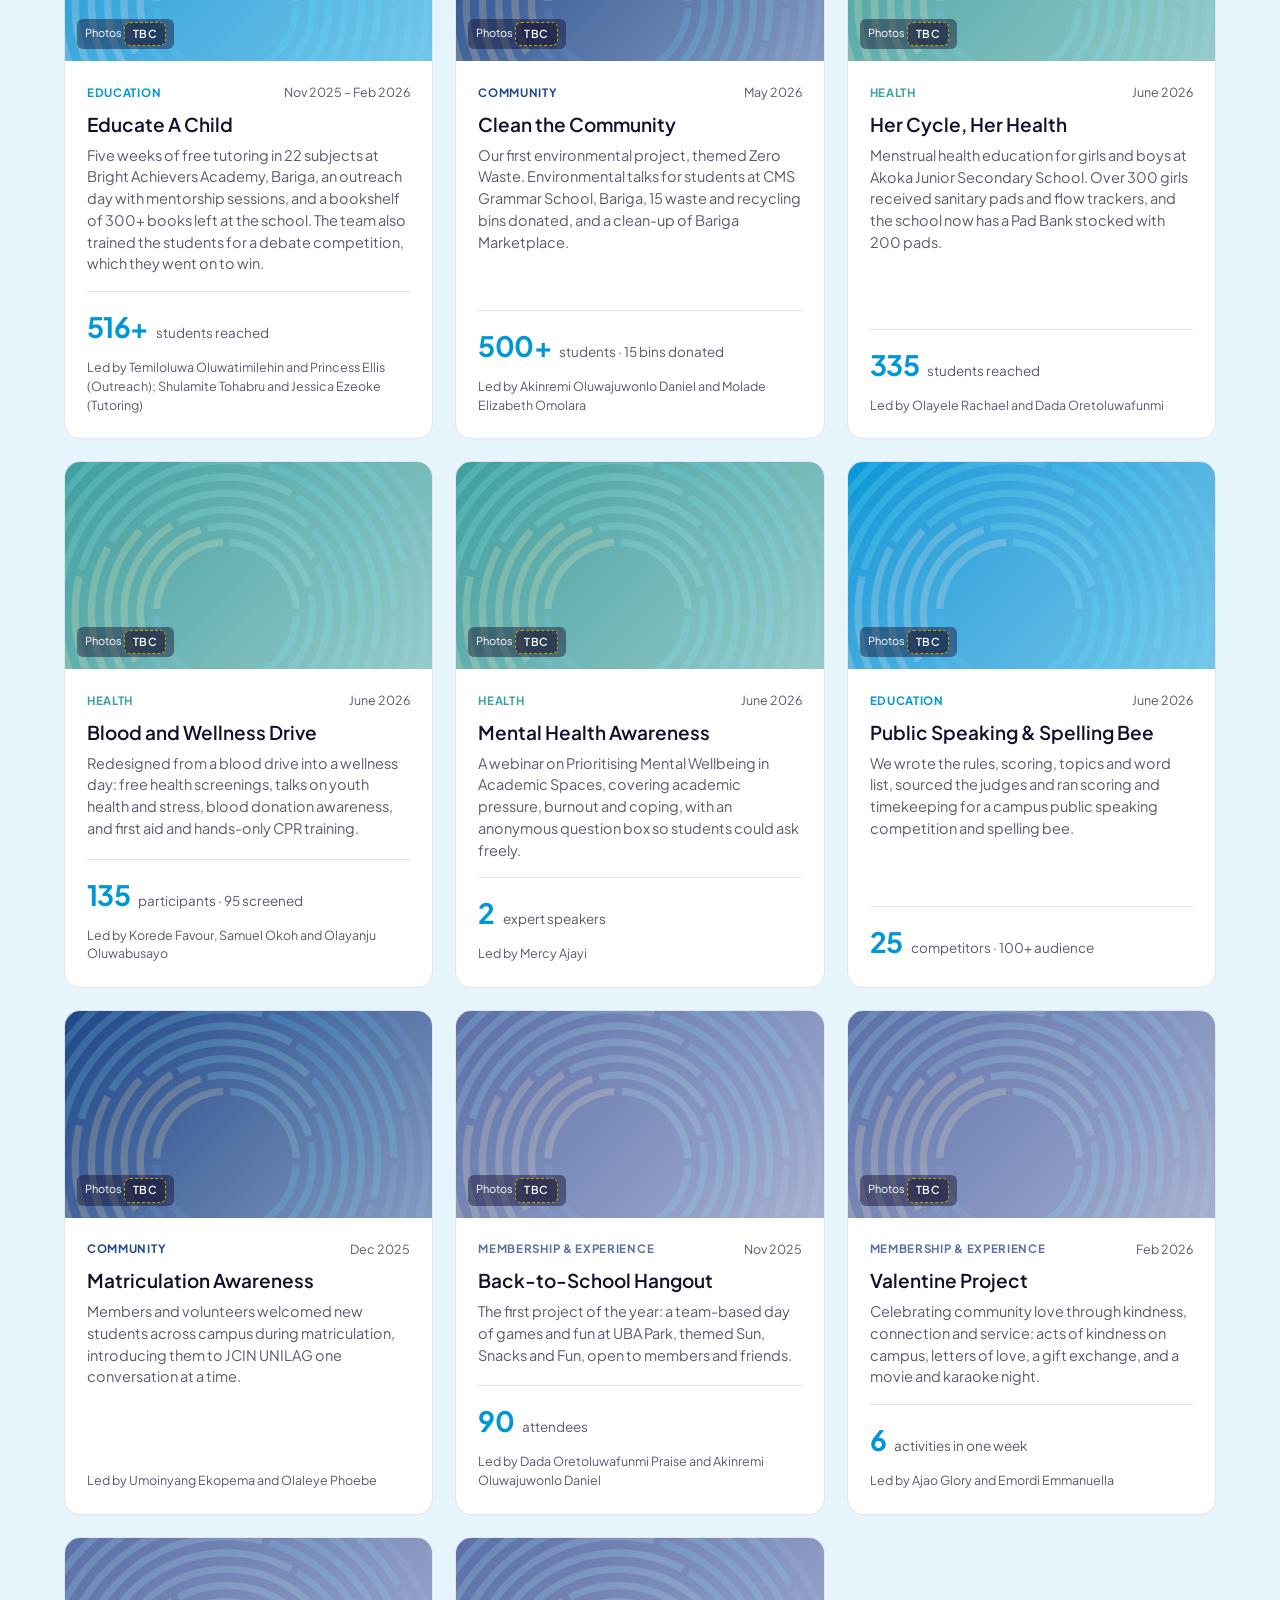
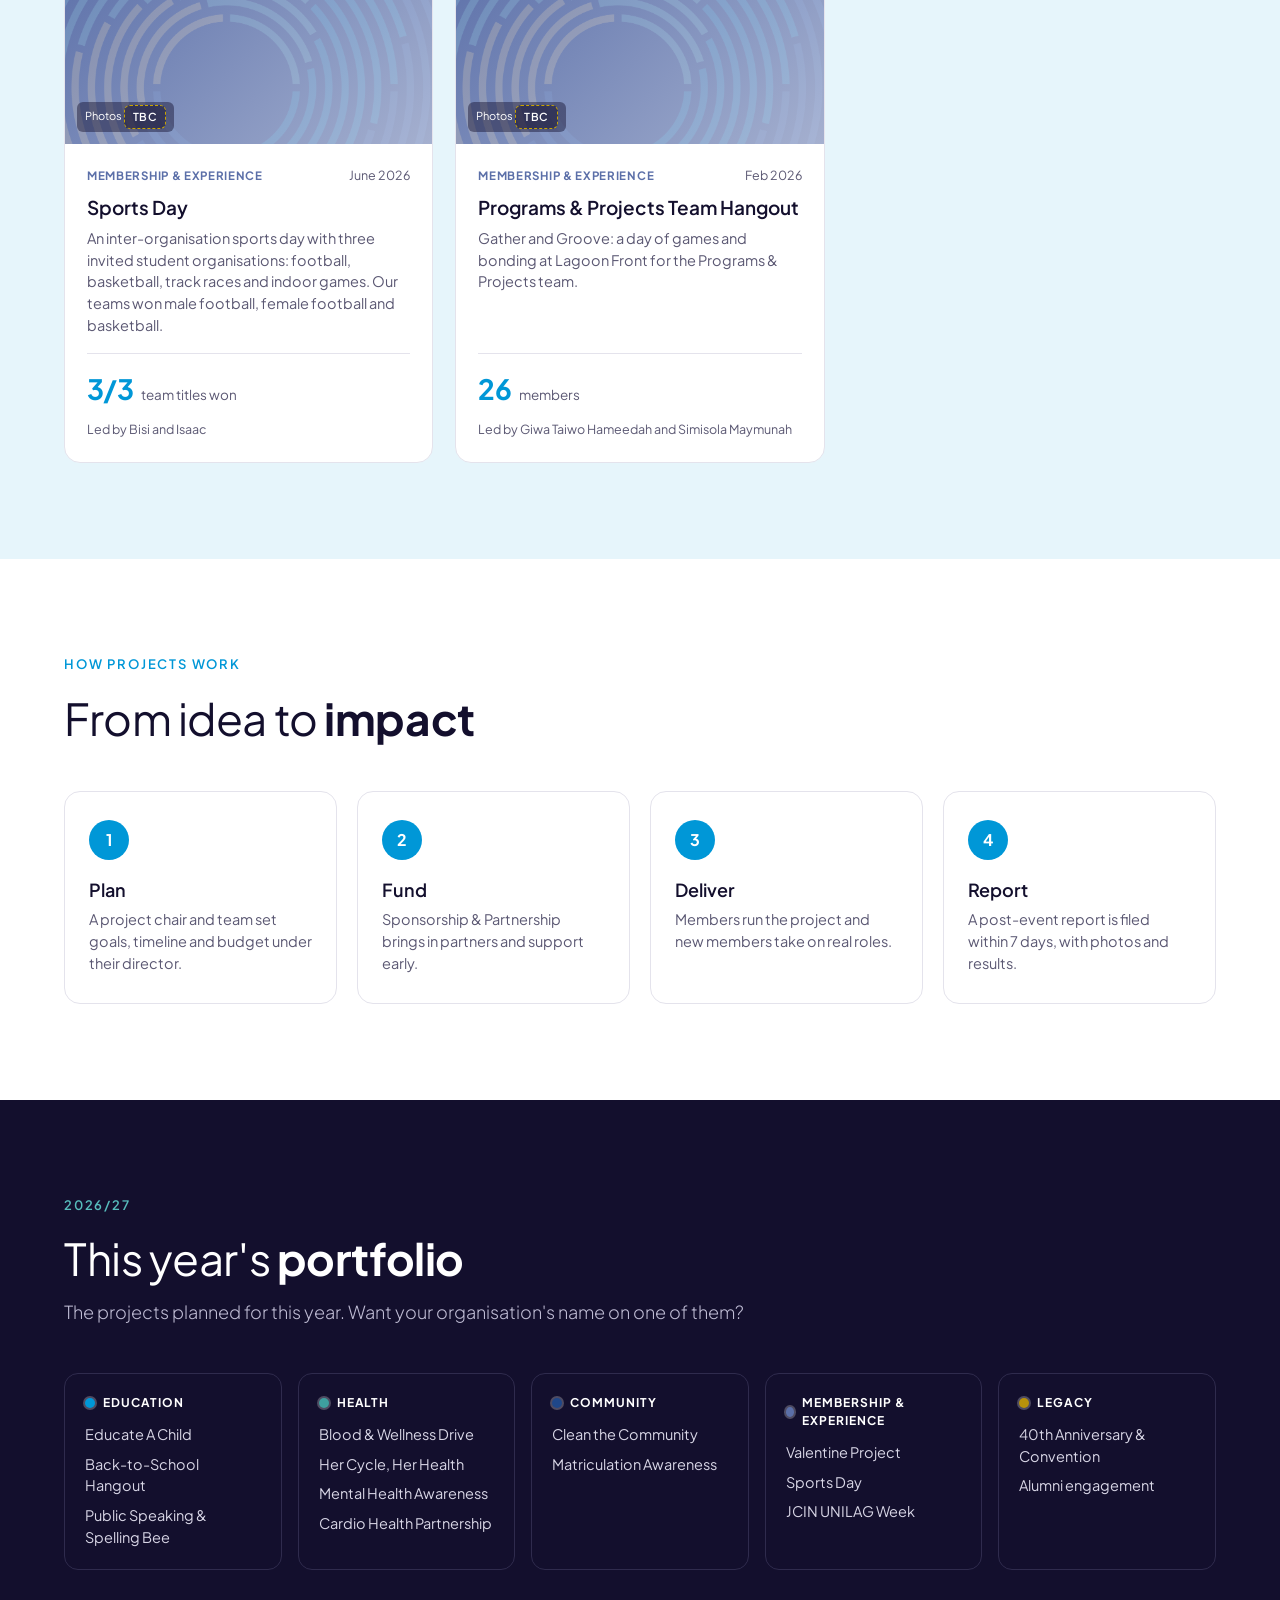
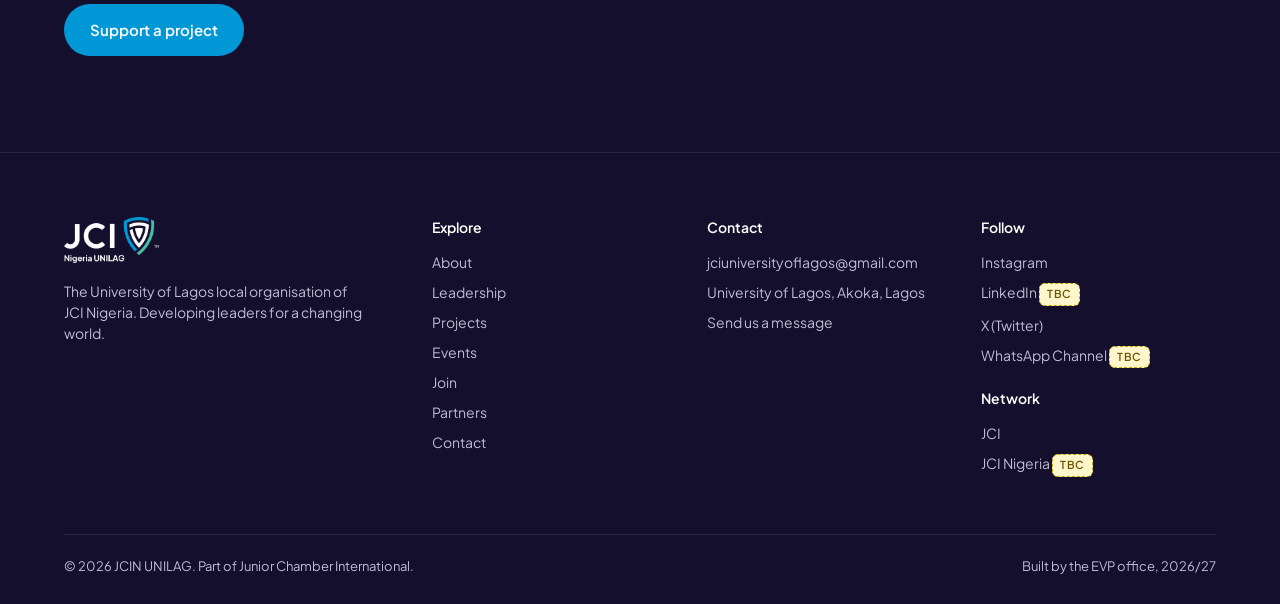
<file: projects.html>
<!DOCTYPE html>
<html lang="en">
<head>
<meta charset="utf-8">
<meta name="viewport" content="width=device-width, initial-scale=1">
<title>Projects | JCIN UNILAG</title>
<meta name="description" content="JCIN UNILAG projects and impact: what our members have delivered on campus and across Lagos.">
<link rel="preconnect" href="https://fonts.googleapis.com">
<link rel="preconnect" href="https://fonts.gstatic.com" crossorigin>
<link href="https://fonts.googleapis.com/css2?family=Plus+Jakarta+Sans:wght@300;400;500;600;700&family=Arvo&display=swap" rel="stylesheet">
<link rel="stylesheet" href="assets/styles.css">
</head>
<body data-page="projects">

<header id="site-header"></header>

<main>
<section class="page-hero">
  <img class="ripple" src="assets/ripple.png" alt="">
  <div class="wrap"><div class="inner">
    <div class="crumb"><a href="index.html">Home</a> / Projects</div>
    <h1>Projects</h1>
    <div class="hero-bar"></div>
    <p>Every year our members plan, fund and deliver projects for the campus and the wider community. Here is what we delivered, and what is coming next.</p>
    <nav class="subnav" aria-label="On this page">
      <a href="#delivered">2025/26 Projects</a>
      <a href="#how">How projects work</a>
      <a href="#this-year">This year's portfolio</a>
    </nav>
  </div></div>
</section>

<section>
  <div class="wrap stats-band">
    <div class="sec-head" style="margin:0">
      <div class="eyebrow" style="color:var(--blue)">Our <span data-render="statsYear"></span> year</div>
      <h2>What we <strong>delivered</strong></h2>
      <p>Figures from our project reports and annual report to the General Assembly.</p>
      <p style="margin-top:22px" data-render="impactReport"></p>
    </div>
    <div class="stats" data-render="stats"></div>
  </div>
</section>

<section id="delivered" class="alt">
  <div class="wrap">
    <div class="sec-head">
      <div class="eyebrow" style="color:var(--blue)">2025/26</div>
      <h2>Eleven projects, <strong>one year</strong></h2>
      <p>Filter by area to see what each project did and who led it.</p>
    </div>
    <div class="filters" id="project-filters" role="group" aria-label="Filter projects"></div>
    <div class="pc-grid" id="project-grid"></div>
  </div>
</section>

<section id="how">
  <div class="wrap">
    <div class="sec-head">
      <div class="eyebrow" style="color:var(--blue)">How projects work</div>
      <h2>From idea to <strong>impact</strong></h2>
    </div>
    <div class="big-steps">
      <div><h3>Plan</h3><p>A project chair and team set goals, timeline and budget under their director.</p></div>
      <div><h3>Fund</h3><p>Sponsorship &amp; Partnership brings in partners and support early.</p></div>
      <div><h3>Deliver</h3><p>Members run the project and new members take on real roles.</p></div>
      <div><h3>Report</h3><p>A post-event report is filed within 7 days, with photos and results.</p></div>
    </div>
  </div>
</section>

<section id="this-year" class="partner">
  <div class="wrap">
    <div class="sec-head">
      <div class="eyebrow">2026/27</div>
      <h2>This year's <strong>portfolio</strong></h2>
      <p>The projects planned for this year. Want your organisation's name on one of them?</p>
    </div>
    <div class="up-grid" id="upcoming-projects"></div>
    <a href="partner.html#enquire" class="btn btn-blue" style="margin-top:34px">Support a project</a>
  </div>
</section>
</main>

<footer id="site-footer"></footer>
<script src="content/site-data.js"></script>
<script src="assets/site.js"></script>
</body>
</html>
</file>
<file: assets/styles.css>
:root{
    --blue:#0097D7; --black:#130F2D; --white:#FFFFFF;
    --navy:#1F4789; --teal:#57BCBC; --yellow:#EFC40F;
    --blue-25:#BFE5F5; --blue-10:#E6F5FB; --grey:#5B5873; --line:#E4E3EC;
    --radius:16px; --max:1200px;
  }
  *{box-sizing:border-box;margin:0;padding:0}
  html{scroll-behavior:smooth}
  body{font-family:"Plus Jakarta Sans",system-ui,sans-serif;color:var(--black);background:var(--white);line-height:1.5;font-size:16px;-webkit-font-smoothing:antialiased}
  img{max-width:100%;display:block}
  a{color:inherit;text-decoration:none}
  .wrap{max-width:var(--max);margin:0 auto;padding:0 24px}
  .tbc{display:inline-block;font-size:11px;font-weight:600;letter-spacing:.04em;text-transform:uppercase;background:#FFF6CC;color:#6B5600;border:1px dashed #C9A400;border-radius:6px;padding:2px 7px;vertical-align:middle}

  /* prototype note */
  .proto{background:var(--black);color:#fff;font-size:13px;text-align:center;padding:8px 16px}
  .proto b{color:var(--yellow);font-weight:600}

  /* header */
  header{position:sticky;top:0;z-index:50;background:rgba(255,255,255,.96);backdrop-filter:blur(8px);border-bottom:1px solid var(--line)}
  .nav{display:flex;align-items:center;justify-content:space-between;height:76px}
  .nav .logo img{height:44px;width:auto}
  .nav ul{display:flex;gap:28px;list-style:none;font-size:15px;font-weight:500}
  .nav ul a:hover{color:var(--blue)}
  .btn{display:inline-flex;align-items:center;gap:8px;font-weight:600;font-size:15px;padding:13px 24px;border-radius:999px;transition:transform .15s, background .15s;border:2px solid transparent;cursor:pointer;font-family:inherit}
  .btn:hover{transform:translateY(-1px)}
  .btn-blue{background:var(--blue);color:#fff}
  .btn-blue:hover{background:#0086BF}
  .btn-outline{border-color:#fff;color:#fff}
  .btn-outline:hover{background:#fff;color:var(--black)}
  .btn-dark{background:var(--black);color:#fff}
  .btn-ghost{border-color:var(--black);color:var(--black)}
  .btn-ghost:hover{background:var(--black);color:#fff}
  .menu-btn{display:none;background:none;border:0;font-size:26px;cursor:pointer;color:var(--black)}

  /* hero */
  .hero{position:relative;overflow:hidden;background:var(--black);color:#fff}
  .hero .ripple{position:absolute;right:-220px;top:50%;transform:translateY(-50%);width:820px;opacity:.9;pointer-events:none}
  .hero .inner{position:relative;padding:110px 0 120px;max-width:640px}
  .eyebrow{font-size:13px;font-weight:600;letter-spacing:.14em;text-transform:uppercase;color:var(--teal);margin-bottom:18px}
  .hero h1{font-size:clamp(38px,5.4vw,60px);font-weight:400;line-height:1.1;letter-spacing:-.01em;margin-bottom:22px}
  .hero h1 strong{font-weight:700;color:var(--blue)}
  .hero p.lead{font-size:19px;font-weight:300;color:#D8D6E6;margin-bottom:34px;max-width:540px}
  .hero .ctas{display:flex;gap:14px;flex-wrap:wrap}
  .impact-word{margin-top:46px;display:flex;gap:10px;flex-wrap:wrap}
  .impact-word span{font-size:12px;font-weight:500;color:#BEBBD3;border:1px solid #3A3658;border-radius:999px;padding:6px 12px}
  .impact-word span b{color:#fff;font-weight:700}

  /* sections */
  section{padding:96px 0}
  .sec-head{max-width:720px;margin-bottom:48px}
  .sec-head h2{font-size:clamp(30px,3.6vw,44px);font-weight:400;line-height:1.15;margin-bottom:14px;letter-spacing:-.01em}
  .sec-head h2 strong{font-weight:700}
  .sec-head p{font-size:18px;color:var(--grey);font-weight:300}
  .center{text-align:center;margin-left:auto;margin-right:auto}

  /* featured cards */
  .featured{padding:0;margin-top:-56px;position:relative;z-index:2}
  .feat-grid{display:grid;grid-template-columns:1fr 1fr;gap:24px}
  .feat{background:#fff;border-radius:var(--radius);overflow:hidden;box-shadow:0 18px 40px -18px rgba(19,15,45,.35);display:grid;grid-template-columns:42% 1fr}
  .feat .ph{min-height:220px}
  .feat .body{padding:28px}
  .feat .tag{font-size:12px;font-weight:600;color:var(--blue);text-transform:uppercase;letter-spacing:.08em;margin-bottom:10px}
  .feat h3{font-size:21px;font-weight:600;line-height:1.25;margin-bottom:10px}
  .feat p{font-size:15px;color:var(--grey);margin-bottom:18px}
  .link{font-weight:600;color:var(--blue);font-size:15px}
  .link:hover{text-decoration:underline}

  /* photo placeholder */
  .ph{position:relative;background:linear-gradient(135deg,var(--navy),var(--blue));display:flex;align-items:flex-end;padding:14px;overflow:hidden}
  .ph::after{content:"";position:absolute;inset:0;background:url(ripple.png) center/160% no-repeat;opacity:.18;mix-blend-mode:screen}
  .ph small{position:relative;z-index:1;font-size:11px;font-weight:500;color:#fff;background:rgba(19,15,45,.55);padding:4px 8px;border-radius:6px}
  .ph.teal{background:linear-gradient(135deg,#2E8F8F,var(--teal))}
  .ph.dark{background:linear-gradient(135deg,var(--black),var(--navy))}

  /* stats */
  .stats-band{display:grid;grid-template-columns:1.1fr 2fr;gap:56px;align-items:center}
  .stats{display:grid;grid-template-columns:repeat(2,1fr);gap:20px}
  .stat{border:1px solid var(--line);border-radius:var(--radius);padding:28px}
  .stat .num{font-size:52px;font-weight:700;line-height:1;color:var(--blue);margin-bottom:10px;letter-spacing:-.02em}
  .stat .num.y{color:var(--black);position:relative;display:inline-block}
  .stat .num.y::after{content:"";position:absolute;left:0;right:0;bottom:2px;height:10px;background:var(--yellow);z-index:-1;opacity:.85}
  .stat p{font-size:15px;color:var(--grey)}

  /* about */
  .about{background:var(--blue-10)}
  .about-grid{display:grid;grid-template-columns:1fr 1fr;gap:64px;align-items:center}
  .about .ph{min-height:420px;border-radius:var(--radius)}
  .about p{color:var(--grey);font-size:17px;margin-bottom:18px}
  .levels{display:flex;gap:12px;margin:26px 0 30px;flex-wrap:wrap}
  .levels div{background:#fff;border-radius:12px;padding:14px 18px;flex:1;min-width:140px}
  .levels b{display:block;font-size:22px;color:var(--navy)}
  .levels span{font-size:13px;color:var(--grey)}

  /* areas */
  .areas{display:grid;grid-template-columns:repeat(4,1fr);gap:20px}
  .area{border-radius:var(--radius);padding:30px 26px;color:#fff;min-height:300px;display:flex;flex-direction:column;position:relative;overflow:hidden}
  .area .n{font-size:13px;font-weight:600;opacity:.8;margin-bottom:auto}
  .area h3{font-size:22px;font-weight:600;line-height:1.2;margin:40px 0 12px}
  .area p{font-size:14.5px;opacity:.92}
  .a1{background:var(--blue)} .a2{background:var(--navy)} .a3{background:#3E9F9F} .a4{background:var(--black)}

  /* anniversary feature */
  .anniv{background:var(--navy);color:#fff;position:relative;overflow:hidden}
  .anniv .ripple{position:absolute;left:-260px;top:50%;transform:translateY(-50%);width:640px;opacity:.35}
  .anniv-grid{position:relative;display:grid;grid-template-columns:auto 1fr;gap:60px;align-items:center}
  .big40{font-size:clamp(120px,16vw,200px);font-weight:700;line-height:.85;color:var(--yellow);letter-spacing:-.04em}
  .anniv h2{font-size:clamp(28px,3.2vw,40px);font-weight:400;line-height:1.2;margin-bottom:16px}
  .anniv p{color:#D3DCEE;font-size:17px;font-weight:300;margin-bottom:26px;max-width:600px}

  /* events */
  .events-head{display:flex;justify-content:space-between;align-items:flex-end;gap:24px;margin-bottom:40px;flex-wrap:wrap}
  .events-head .sec-head{margin:0}
  .ev-grid{display:grid;grid-template-columns:repeat(3,1fr);gap:24px}
  .ev{border:1px solid var(--line);border-radius:var(--radius);overflow:hidden;display:flex;flex-direction:column}
  .ev .ph{height:180px}
  .ev .body{padding:24px;display:flex;flex-direction:column;flex:1}
  .ev .date{font-size:13px;font-weight:600;color:var(--blue);margin-bottom:8px}
  .ev h3{font-size:19px;font-weight:600;line-height:1.3;margin-bottom:8px}
  .ev p{font-size:14.5px;color:var(--grey);margin-bottom:20px;flex:1}
  .ev .btn{align-self:flex-start;padding:10px 20px;font-size:14px}

  /* CTA */
  .cta{background:var(--blue);color:#fff;border-radius:24px;padding:72px 56px;position:relative;overflow:hidden;display:grid;grid-template-columns:1.4fr 1fr;align-items:center;gap:40px}
  .cta .ripple{position:absolute;right:-160px;bottom:-200px;width:560px;opacity:.28;mix-blend-mode:screen}
  .cta h2{font-size:clamp(34px,4vw,52px);font-weight:400;line-height:1.1;margin-bottom:14px;position:relative}
  .cta h2 strong{font-weight:700}
  .cta p{font-size:18px;font-weight:300;color:#E7F6FD;position:relative}
  .cta .ctas{position:relative;display:flex;flex-direction:column;gap:12px;align-items:flex-start}
  .cta .btn-white{background:#fff;color:var(--black)}
  .steps{list-style:none;counter-reset:s;margin-top:22px;position:relative}
  .steps li{counter-increment:s;font-size:15px;margin-bottom:8px;display:flex;gap:10px;align-items:center}
  .steps li::before{content:counter(s);width:24px;height:24px;border-radius:50%;background:#fff;color:var(--blue);font-weight:700;font-size:12px;display:grid;place-items:center;flex:none}

  /* testimonials */
  .t-grid{display:grid;grid-template-columns:repeat(3,1fr);gap:24px}
  .t{background:var(--blue-10);border-radius:var(--radius);padding:32px;display:flex;flex-direction:column}
  .t q{font-family:"Arvo",serif;font-size:19px;line-height:1.45;quotes:"“" "”";margin-bottom:26px;flex:1}
  .t .who{display:flex;gap:12px;align-items:center}
  .t .av{width:44px;height:44px;border-radius:50%;background:linear-gradient(135deg,var(--navy),var(--teal));flex:none}
  .t .who b{display:block;font-size:15px}
  .t .who span{font-size:13px;color:var(--grey)}

  /* partners */
  .partner{background:var(--black);color:#fff}
  .partner-grid{display:grid;grid-template-columns:1fr 1fr;gap:64px;align-items:center}
  .partner .sec-head p{color:#BEBBD3}
  .ways{display:grid;grid-template-columns:1fr 1fr;gap:14px;margin:6px 0 30px}
  .ways div{border:1px solid #2F2B4D;border-radius:12px;padding:16px 18px;font-size:15px}
  .ways div b{display:block;color:var(--teal);font-size:13px;font-weight:600;margin-bottom:3px;text-transform:uppercase;letter-spacing:.06em}
  .logos{display:grid;grid-template-columns:repeat(3,1fr);gap:14px}
  .logos div{aspect-ratio:3/2;border:1px dashed #3A3658;border-radius:12px;display:grid;place-items:center;font-size:12px;color:#8B88A6;text-align:center;padding:8px}

  /* footer */
  footer{background:var(--black);color:#BEBBD3;border-top:1px solid #2A2647;padding:64px 0 28px;font-size:14px}
  .f-grid{display:grid;grid-template-columns:1.4fr 1fr 1fr 1fr;gap:40px;margin-bottom:48px}
  footer .flogo{height:46px;width:auto;margin-bottom:18px}
  footer h4{color:#fff;font-size:14px;font-weight:600;margin-bottom:14px}
  footer ul{list-style:none}
  footer li{margin-bottom:9px}
  footer a:hover{color:#fff}
  .f-bottom{border-top:1px solid #2A2647;padding-top:22px;display:flex;justify-content:space-between;gap:16px;flex-wrap:wrap;font-size:13px}

  /* responsive */
  @media (max-width:1000px){
    .nav ul,.nav .btn{display:none}
    .menu-btn{display:block}
    .nav.open ul{display:flex;flex-direction:column;position:absolute;top:76px;left:0;right:0;background:#fff;padding:20px 24px;gap:16px;border-bottom:1px solid var(--line)}
    .feat-grid,.stats-band,.about-grid,.partner-grid,.cta{grid-template-columns:1fr}
    .areas{grid-template-columns:1fr 1fr}
    .ev-grid,.t-grid{grid-template-columns:1fr}
    .anniv-grid{grid-template-columns:1fr;gap:20px}
    .f-grid{grid-template-columns:1fr 1fr}
    .hero .ripple{opacity:.35;right:-320px}
  }
  @media (max-width:620px){
    section{padding:72px 0}
    .feat{grid-template-columns:1fr}
    .areas,.stats,.ways{grid-template-columns:1fr}
    .cta{padding:48px 28px}
    .f-grid{grid-template-columns:1fr}
  }

/* ===== Shared additions for inner pages ===== */
.nav ul a.active{color:var(--blue);font-weight:600}
.page-hero{position:relative;overflow:hidden;background:var(--black);color:#fff;padding:96px 0 88px}
.page-hero .ripple{position:absolute;right:-260px;top:50%;transform:translateY(-50%);width:680px;opacity:.55;pointer-events:none}
.page-hero .inner{position:relative;max-width:700px}
.page-hero h1{font-size:clamp(36px,4.8vw,56px);font-weight:400;line-height:1.1;margin-bottom:18px;letter-spacing:-.01em}
.page-hero h1 strong{font-weight:700;color:var(--blue)}
.page-hero p{font-size:19px;font-weight:300;color:#D8D6E6;max-width:580px}
.page-hero .ctas{display:flex;gap:14px;flex-wrap:wrap;margin-top:30px}
.crumb{font-size:13px;color:#8B88A6;margin-bottom:18px}
.crumb a:hover{color:#fff}

.two{display:grid;grid-template-columns:1fr 1fr;gap:64px;align-items:start}
.prose p{font-size:17px;color:var(--grey);margin-bottom:16px}
.prose h3{font-size:22px;font-weight:600;margin:28px 0 10px}
.prose ul{margin:0 0 16px 20px;color:var(--grey);font-size:16.5px}
.prose li{margin-bottom:8px}
.alt{background:var(--blue-10)}

.mv{display:grid;grid-template-columns:1fr 1fr;gap:24px}
.mv div{border-radius:var(--radius);padding:36px;color:#fff}
.mv .m{background:var(--blue)} .mv .v{background:var(--navy)}
.mv span{font-size:13px;font-weight:600;letter-spacing:.12em;text-transform:uppercase;opacity:.8}
.mv p{font-size:24px;font-weight:400;line-height:1.35;margin-top:12px}

.creed{background:var(--black);color:#fff;border-radius:24px;padding:64px;position:relative;overflow:hidden}
.creed .ripple{position:absolute;right:-200px;bottom:-220px;width:560px;opacity:.25}
.creed h2{font-size:14px;font-weight:600;letter-spacing:.14em;text-transform:uppercase;color:var(--teal);margin-bottom:24px;position:relative}
.creed blockquote{font-family:"Arvo",serif;font-size:clamp(19px,2vw,24px);line-height:1.6;position:relative;max-width:820px}
.creed blockquote p{margin-bottom:6px}

.purposes{list-style:none;counter-reset:p;display:grid;grid-template-columns:repeat(auto-fit,minmax(210px,1fr));gap:18px}
.purposes li{counter-increment:p;border:1px solid var(--line);border-radius:var(--radius);padding:24px;font-size:15.5px;color:var(--grey);background:#fff}
.purposes li::before{content:"0" counter(p);display:block;font-size:28px;font-weight:700;color:var(--blue);margin-bottom:10px}

.timeline{border-left:2px solid var(--blue-25);margin-left:8px;padding-left:28px}
.timeline .item{position:relative;margin-bottom:26px}
.timeline .item::before{content:"";position:absolute;left:-36px;top:5px;width:14px;height:14px;border-radius:50%;background:var(--blue);border:3px solid #fff;box-shadow:0 0 0 2px var(--blue)}
.timeline b{display:block;font-size:15px;color:var(--blue)}
.timeline span{font-size:15.5px;color:var(--grey)}

.cards{display:grid;grid-template-columns:repeat(3,1fr);gap:22px}
.card{border:1px solid var(--line);border-radius:var(--radius);padding:28px;background:#fff}
.card .ic{width:44px;height:44px;border-radius:12px;display:grid;place-items:center;font-weight:700;color:#fff;margin-bottom:18px;font-size:18px}
.card h3{font-size:19px;font-weight:600;margin-bottom:8px;line-height:1.3}
.card p{font-size:15px;color:var(--grey)}

.big-steps{display:grid;grid-template-columns:repeat(4,1fr);gap:20px;counter-reset:bs}
.big-steps div{counter-increment:bs;padding:28px 24px;border-radius:var(--radius);background:#fff;border:1px solid var(--line)}
.big-steps div::before{content:counter(bs);display:grid;place-items:center;width:40px;height:40px;border-radius:50%;background:var(--blue);color:#fff;font-weight:700;margin-bottom:16px}
.big-steps h3{font-size:18px;font-weight:600;margin-bottom:6px}
.big-steps p{font-size:14.5px;color:var(--grey)}

.notice{display:flex;gap:16px;align-items:center;justify-content:space-between;flex-wrap:wrap;border-radius:var(--radius);padding:24px 28px;background:#fff;border:1px solid var(--line);border-left:6px solid var(--yellow)}
.notice b{font-size:18px}
.notice p{color:var(--grey);font-size:15px}

.faq details{border-bottom:1px solid var(--line);padding:20px 0}
.faq summary{font-size:17.5px;font-weight:600;cursor:pointer;list-style:none;display:flex;justify-content:space-between;gap:20px}
.faq summary::after{content:"+";color:var(--blue);font-size:24px;line-height:1}
.faq details[open] summary::after{content:"–"}
.faq details p{color:var(--grey);margin-top:10px;font-size:16px;max-width:760px}

.form{background:#fff;border:1px solid var(--line);border-radius:var(--radius);padding:36px;box-shadow:0 18px 40px -24px rgba(19,15,45,.25)}
.form h3{font-size:22px;font-weight:600;margin-bottom:6px}
.form .sub{color:var(--grey);font-size:15px;margin-bottom:24px}
.form .row{display:grid;grid-template-columns:1fr 1fr;gap:16px}
.form label{display:block;font-size:14px;font-weight:600;margin-bottom:16px}
.form input,.form select,.form textarea{display:block;width:100%;margin-top:6px;font:inherit;font-weight:400;font-size:15px;padding:12px 14px;border:1.5px solid var(--line);border-radius:10px;background:#fff;color:var(--black)}
.form input:focus,.form select:focus,.form textarea:focus{outline:none;border-color:var(--blue);box-shadow:0 0 0 3px var(--blue-25)}
.form textarea{min-height:130px;resize:vertical}
.form .consent{display:flex;gap:10px;align-items:flex-start;font-weight:400;font-size:13.5px;color:var(--grey)}
.form .consent input{width:auto;margin-top:3px}
.form-status{margin-top:14px;font-size:14.5px;padding:12px 14px;border-radius:10px;display:none}
.form-status.show{display:block}
.form-status.ok{background:#E3F6EE;color:#0F5B3A}
.form-status.warn{background:#FFF6CC;color:#6B5600}
.form-status.err{background:#FDE7E7;color:#8A1C1C}

.contact-list{list-style:none}
.contact-list li{display:flex;gap:16px;padding:18px 0;border-bottom:1px solid var(--line)}
.contact-list li .k{width:110px;flex:none;font-size:13px;font-weight:600;text-transform:uppercase;letter-spacing:.08em;color:var(--blue);padding-top:2px}
.contact-list li .v{font-size:16px}
.route{display:grid;gap:14px;margin-top:28px}
.route a{display:flex;justify-content:space-between;align-items:center;border:1px solid var(--line);border-radius:12px;padding:18px 20px;font-weight:600}
.route a:hover{border-color:var(--blue);color:var(--blue)}
.route a span{font-weight:400;font-size:14px;color:var(--grey);display:block}

.partner-logo{aspect-ratio:3/2;border:1px solid #2F2B4D;border-radius:12px;display:grid;place-items:center;padding:16px;background:#fff}
.partner-logo img{max-height:60px;width:auto}

@media (max-width:1000px){
  .two,.mv{grid-template-columns:1fr;gap:40px}
  .cards{grid-template-columns:1fr 1fr}
  .big-steps{grid-template-columns:1fr 1fr}
  .creed{padding:44px 28px}
}
@media (max-width:620px){
  .cards,.big-steps,.form .row{grid-template-columns:1fr}
  .form{padding:26px 20px}
  .contact-list li{flex-direction:column;gap:4px}
}
.ph.photo::after{display:none}

/* ===== Leadership page ===== */
.hs{border-radius:50%;object-fit:cover;flex:none;background:var(--blue-10)}
.hs-empty{display:grid;place-items:center;font-weight:600;color:#fff;background:linear-gradient(135deg,var(--navy),var(--blue));letter-spacing:.02em}
.hs.sm{width:44px;height:44px;font-size:14px}
.hs.lg{width:120px;height:120px;font-size:34px;margin:0 auto 18px}
.hs.xl{width:100%;height:auto;aspect-ratio:1;border-radius:24px;font-size:72px}
img.hs.xl{border-radius:24px}

.pres{display:grid;grid-template-columns:360px 1fr;gap:56px;align-items:center}
.pres h2{font-size:clamp(32px,4vw,48px);font-weight:400;line-height:1.1;margin-bottom:8px}
.pres .pres-title{font-size:17px;font-weight:600;color:var(--blue);margin-bottom:18px}
.pres p{font-size:17px;color:var(--grey);margin-bottom:14px;max-width:560px}

/* organogram */
.org{background:var(--blue-10);border-radius:24px;padding:56px 32px;text-align:center}
.org-tier-label{font-size:12px;font-weight:600;letter-spacing:.14em;text-transform:uppercase;color:var(--navy);margin-bottom:16px}
.org-row{display:flex;flex-wrap:wrap;justify-content:center;gap:12px}
.org-line{width:2px;height:36px;background:var(--blue);margin:14px auto;opacity:.5}
.org-node{display:flex;align-items:center;gap:12px;text-align:left;background:#fff;border:1px solid var(--line);border-radius:14px;padding:10px 16px 10px 10px;min-width:220px;max-width:260px;transition:border-color .15s,transform .15s}
.org-node:hover{border-color:var(--blue);transform:translateY(-2px)}
.org-node b{display:block;font-size:14px;font-weight:600;line-height:1.25}
.org-node em{display:block;font-style:normal;font-size:12.5px;color:var(--grey);line-height:1.3;margin-top:2px}
.org-node.top{background:var(--black);color:#fff;border-color:var(--black);padding:14px 22px 14px 14px}
.org-node.top em{color:#BEBBD3}
.org-node.top .hs.sm{width:56px;height:56px}
.org-groups{display:grid;grid-template-columns:2fr 1fr;gap:18px;text-align:left}
.org-group{border-radius:18px;padding:20px;background:#fff;border-top:4px solid var(--blue)}
.org-group.g-pres{border-top-color:var(--navy)}
.org-group.g-tbc{border-top-color:var(--yellow);grid-column:1/-1}
.org-group .org-row{justify-content:flex-start}
.org-group .org-node{background:var(--blue-10);border-color:transparent;min-width:210px}
.org-group-label{font-size:13px;font-weight:600;margin-bottom:14px}
.org-base{display:inline-block;background:#fff;border-radius:14px;padding:14px 22px;margin:6px;border:1px dashed var(--blue-25)}
.org-base b{display:block;font-size:15px}
.org-base span{font-size:13px;color:var(--grey)}

/* board cards */
.bgrid{display:grid;grid-template-columns:repeat(auto-fill,minmax(230px,1fr));gap:22px}
.bcard{border:1px solid var(--line);border-radius:var(--radius);padding:30px 22px;text-align:center;background:#fff;scroll-margin-top:100px;transition:box-shadow .2s}
.bcard:target{box-shadow:0 0 0 3px var(--blue)}
.bcard h3{font-size:17px;font-weight:600;line-height:1.3;margin-bottom:4px}
.btitle{font-size:14px;font-weight:500;color:var(--blue);margin-bottom:10px}
.bbio{font-size:14px;color:var(--grey)}

/* past presidents */
.pp-list{display:grid;grid-template-columns:repeat(auto-fill,minmax(260px,1fr));gap:14px}
.pp{display:flex;gap:16px;align-items:center;border:1px solid var(--line);border-radius:14px;padding:16px 20px;background:#fff}
.pp-year{font-size:20px;font-weight:700;color:var(--blue);min-width:56px}
.pp b{display:block;font-size:15.5px}
.pp span{font-size:13px;color:var(--grey)}

.subnav{display:flex;gap:10px;flex-wrap:wrap;margin-top:28px}
.subnav a{border:1px solid #3A3658;border-radius:999px;padding:8px 16px;font-size:14px;color:#D8D6E6}
.subnav a:hover{background:#fff;color:var(--black)}

@media (max-width:1000px){
  .pres{grid-template-columns:1fr;gap:28px}
  .pres-photo{max-width:280px}
  .org-groups{grid-template-columns:1fr}
}
@media (max-width:620px){
  .org{padding:36px 16px}
  .org-node{min-width:0;width:100%;max-width:none}
}
#executive .bgrid{grid-template-columns:repeat(5,1fr)}
.org-node{min-width:190px}
@media (max-width:1100px){#executive .bgrid{grid-template-columns:repeat(auto-fill,minmax(200px,1fr))}}
.org-tier > .org-row{flex-wrap:nowrap}.org-tier > .org-row .org-node{min-width:0;flex:0 1 210px}@media (max-width:1000px){.org-tier > .org-row{flex-wrap:wrap}}

/* ===== jci.cc-style nav dropdowns ===== */
.nav ul li{position:relative}
.nav .caret{font-size:10px;margin-left:2px;opacity:.7}
.nav .dd{display:none;position:absolute;top:100%;left:-16px;min-width:240px;background:#fff;border:1px solid var(--line);border-radius:14px;box-shadow:0 18px 40px -18px rgba(19,15,45,.3);padding:10px;flex-direction:column;gap:0;list-style:none;z-index:60}
.nav .has-dd:hover .dd,.nav .has-dd:focus-within .dd{display:flex}
.nav .has-dd::after{content:"";position:absolute;left:0;right:0;top:100%;height:14px}
.nav .dd a{display:block;padding:9px 12px;border-radius:8px;font-size:14.5px;font-weight:500}
.nav .dd a:hover{background:var(--blue-10);color:var(--blue)}
.nav ul{align-items:center}
.nav > ul > li > a{display:block;padding:26px 0}
@media (max-width:1000px){
  .nav > ul > li > a{padding:0}
  .nav.open .dd{display:flex;position:static;box-shadow:none;border:0;padding:6px 0 0 12px;min-width:0}
  .nav.open .dd a{padding:6px 0;font-size:14px;color:var(--grey)}
  .nav.open ul{max-height:calc(100vh - 120px);overflow:auto}
}

/* ===== Leadership: hero bar, year tabs, board panel ===== */
.hero-bar{width:96px;height:8px;background:var(--navy);margin:0 0 22px}
.page-hero h1 + .hero-bar{margin-top:-4px}
.year-tabs{display:flex;justify-content:center;gap:10px;flex-wrap:wrap;margin-bottom:24px}
.year-tabs button{font:inherit;font-weight:600;font-size:15px;padding:7px 16px;border:0;border-radius:4px;background:#E2E1E8;color:var(--black);cursor:pointer}
.year-tabs button[aria-selected="true"]{background:var(--blue);color:#fff}
.board-panel{background:#EEF6FC;border:1px solid #D5E7F4;border-radius:12px;padding:44px 40px 52px;text-align:center}
.bp-title{font-size:clamp(26px,3vw,34px);font-weight:700;margin-bottom:22px}
.bp-theme{display:inline-flex;flex-direction:column;align-items:center;gap:6px;margin-bottom:34px}
.bp-theme span{font-size:30px;font-weight:700;letter-spacing:.18em;color:var(--blue);border:2px solid var(--blue);border-radius:10px;padding:4px 18px 4px 24px}
.bp-theme em{font-style:normal;font-size:12.5px;color:var(--grey);max-width:520px}
.bp-empty{color:var(--grey);font-size:16px;padding:20px 0}
.bp-pres{display:flex;justify-content:center;margin-bottom:34px}
.bp-grid{display:grid;grid-template-columns:repeat(5,1fr);gap:34px 20px}
.bd{margin:0;display:flex;flex-direction:column;align-items:center;scroll-margin-top:110px}
.bd:target .portrait{box-shadow:0 0 0 4px var(--blue)}
.portrait{width:150px;aspect-ratio:3/4;height:auto;border-radius:6px;object-fit:cover;background:#fff}
.portrait-empty{display:grid;place-items:center;font-size:40px;font-weight:600;color:#fff;background:linear-gradient(160deg,var(--navy),var(--blue))}
.bd figcaption{margin-top:12px;display:flex;flex-direction:column;gap:2px;max-width:200px}
.bd figcaption b{font-size:16px;font-weight:700;line-height:1.25}
.bd figcaption span{font-size:13.5px;line-height:1.35}
.bd figcaption .link{font-size:13px;margin-top:4px}

/* ===== Leadership: structure (HQ directory pattern) ===== */
.structure{background:#fff;padding-top:24px}
.tier-head{max-width:760px;margin-bottom:34px}
.tier-head h2{font-size:clamp(28px,3.4vw,40px);font-weight:400;line-height:1.15;margin-bottom:12px}
.tier-head h2 strong{font-weight:700}
.tier-head p{color:var(--grey);font-size:16.5px}
.tier-row{display:grid;grid-template-columns:repeat(6,1fr);gap:16px}
.tcard{position:relative;display:flex;flex-direction:column;gap:4px;border:1px solid var(--line);border-radius:12px;padding:20px;background:#fff;transition:border-color .15s}
.tcard:hover{border-color:var(--blue)}
.tcard .hs{margin-bottom:12px}
.tcard b{font-size:16px;line-height:1.25}
.tcard > span:not(.badge){font-size:13px;color:var(--grey)}
.tcard.lead{background:var(--black);color:#fff;border-color:var(--black)}
.tcard.lead > span:not(.badge){color:#BEBBD3}
.badge{position:absolute;top:14px;right:14px;background:var(--yellow);color:var(--black);font-size:10px;font-weight:700;letter-spacing:.06em;text-transform:uppercase;border-radius:999px;padding:4px 9px}
.hs.md{width:64px;height:64px;font-size:20px}
.office{border:1px solid var(--line);border-radius:14px;padding:30px;margin-bottom:24px;background:#fff}
.office.tbc-office{border-style:dashed}
.office-head{display:flex;justify-content:space-between;align-items:center;gap:16px;border-bottom:1px solid var(--line);padding-bottom:16px;margin-bottom:16px}
.office-head h3{font-size:24px;font-weight:600;display:flex;align-items:center;gap:14px;flex-wrap:wrap}
.office-head .num{font-weight:300;color:var(--blue);font-size:26px}
.chip{flex:none;background:var(--blue-25);color:var(--navy);font-size:12px;font-weight:600;border-radius:999px;padding:4px 10px}
.office-desc{color:var(--grey);font-size:15.5px;max-width:720px;margin-bottom:18px}
.office-lead{display:flex;align-items:center;gap:14px;margin-bottom:8px;flex-wrap:wrap}
.mini-label{display:block;font-size:10.5px;font-weight:700;letter-spacing:.1em;text-transform:uppercase;color:var(--blue);margin-bottom:2px}
.unit{padding-top:18px}
.unit-label{display:flex;align-items:center;gap:14px;font-size:12px;font-weight:700;letter-spacing:.1em;text-transform:uppercase;color:var(--navy)}
.unit-label::after{content:"";flex:1;height:1px;background:var(--line)}
.unit-desc{font-size:14px;color:var(--grey);margin:6px 0 12px}
.unit-row{display:flex;flex-wrap:wrap;gap:12px}
.ucard{display:flex;align-items:center;gap:12px;padding:12px 16px 12px 12px;border-radius:12px;min-width:230px}
.ucard b{display:block;font-size:15px;line-height:1.25}
.ucard em{display:block;font-style:normal;font-size:12.5px;color:var(--grey);line-height:1.3}
.ucard.lead,.office-lead .ucard{background:#F3F3F7;border:1px solid var(--line)}
.ucard.ghost{color:var(--grey);font-size:13.5px;border:1px dashed var(--line);min-width:0}
.org-foot{margin-top:8px;padding:20px 24px;border-radius:12px;background:var(--blue-10);font-size:15px;color:var(--grey)}
.org-foot b{color:var(--black)}

@media (max-width:1100px){
  .bp-grid{grid-template-columns:repeat(3,1fr)}
  .tier-row{grid-template-columns:repeat(3,1fr)}
}
@media (max-width:620px){
  .board-panel{padding:32px 16px}
  .bp-grid{grid-template-columns:repeat(2,1fr);gap:26px 12px}
  .portrait{width:130px}
  .tier-row{grid-template-columns:1fr 1fr}
  .office{padding:22px 16px}
  .ucard{min-width:0;width:100%}
}
.nav .dd{text-align:left;align-items:stretch}.tcard.lead{padding-top:44px}

/* ===== jci.cc mega-menu ===== */
.nav{position:relative}
.nav ul li.has-dd{position:static}
.nav .dd{display:none !important}
.mega{display:none;position:absolute;top:100%;left:24px;right:24px;background:#F0F0F2;border-radius:0 0 6px 6px;box-shadow:0 24px 40px -24px rgba(19,15,45,.35);padding:28px 28px 30px;grid-template-columns:repeat(var(--cols),1fr);gap:22px;z-index:60;text-align:left}
.nav .has-dd:hover .mega,.nav .has-dd:focus-within .mega{display:grid}
.mtitle{font-size:15px;font-weight:700;line-height:1.25;min-height:38px;margin-bottom:10px;color:var(--black)}
.mimg{width:100%;aspect-ratio:4/3;object-fit:cover;display:block;margin-bottom:12px}
.mimg-empty{background:linear-gradient(135deg,var(--navy),var(--blue));position:relative;overflow:hidden;display:flex;align-items:flex-end;padding:8px}
.mimg-empty::after{content:"";position:absolute;inset:0;background:url(ripple.png) 70% 40%/150% no-repeat;opacity:.25;mix-blend-mode:screen}
.mimg-empty span{position:relative;z-index:1;font-size:10px;color:#fff;background:rgba(19,15,45,.5);padding:2px 6px;border-radius:4px}
.mcol ul{list-style:none;display:flex;flex-direction:column;gap:6px}
.nav .mcol ul a{display:flex;gap:8px;padding:0;font-size:13.5px;font-weight:400;color:var(--black)}
.nav .mcol ul a:hover{color:var(--blue)}
.arr{color:var(--black);flex:none}
@media (max-width:1000px){
  .nav.open .mega{display:block;position:static;background:none;box-shadow:none;padding:4px 0 6px 12px}
  .nav.open .mimg,.nav.open .mtitle{display:none}
  .nav.open .mcol ul{gap:2px}
  .nav.open .mcol ul a{padding:5px 0;color:var(--grey);font-size:14px}
}
.tier-row{grid-template-columns:repeat(4,1fr)}@media (max-width:620px){.tier-row{grid-template-columns:1fr 1fr}}
.nav .mega ul{align-items:flex-start}.nav .mcol ul a{justify-content:flex-start;text-align:left}

/* ===== Our own mega-menu styling (not a copy of jci.cc) ===== */
.mega{background:#fff;border-top:4px solid var(--blue);border-radius:0 0 16px 16px;box-shadow:0 30px 60px -30px rgba(19,15,45,.45)}
.mtitle{display:flex;align-items:flex-start;gap:8px}
.mtitle::before{content:"";flex:none;width:4px;height:16px;margin-top:2px;border-radius:2px;background:var(--yellow)}
.mimg{border-radius:10px}
.mcol:hover .mimg{filter:saturate(1.15)}
/* ripple-arc bullet: a quarter of the JCI ring, echoing the brand ripple */
.arr{width:10px;height:10px;margin-top:4px;border:2px solid var(--blue);border-radius:50%;border-right-color:transparent;border-bottom-color:transparent;transform:rotate(45deg);transition:transform .2s}
.nav .mcol ul a{align-items:flex-start;transition:color .15s,transform .15s}
.nav .mcol ul a:hover{transform:translateX(3px)}
.nav .mcol ul a:hover .arr{transform:rotate(135deg)}

/* ===== Real photos ===== */
.hero.has-photo{background-color:var(--black);background-position:center 12%;background-size:cover;background-repeat:no-repeat}
.hero.has-photo::before{content:"";position:absolute;inset:0;background:linear-gradient(90deg,rgba(19,15,45,.97) 0%,rgba(19,15,45,.88) 38%,rgba(19,15,45,.35) 70%,rgba(19,15,45,.15) 100%)}
.hero.has-photo .wrap{position:relative}
.about-photo{width:100%;height:100%;min-height:420px;object-fit:cover;border-radius:var(--radius)}
@media (max-width:1000px){.hero.has-photo::before{background:linear-gradient(180deg,rgba(19,15,45,.75),rgba(19,15,45,.95))}}

/* ===== Projects page ===== */
.filters{display:flex;flex-wrap:wrap;gap:10px;margin-bottom:28px}
.filters button{font:inherit;font-size:14px;font-weight:600;padding:9px 18px;border-radius:999px;border:1.5px solid var(--line);background:#fff;color:var(--black);cursor:pointer}
.filters button[aria-pressed="true"]{background:var(--black);border-color:var(--black);color:#fff}
.pc-grid{display:grid;grid-template-columns:repeat(3,1fr);gap:22px}
.pc{background:#fff;border-radius:var(--radius);overflow:hidden;border:1px solid var(--line);display:flex;flex-direction:column}
.pc-img{aspect-ratio:16/9;background:center/cover no-repeat}
.pc-empty{background:linear-gradient(135deg,var(--c),color-mix(in srgb,var(--c) 55%,#fff));position:relative;overflow:hidden;display:flex;align-items:flex-end;padding:12px}
.pc-empty::after{content:"";position:absolute;inset:0;background:url(ripple.png) 80% 30%/120% no-repeat;opacity:.22;mix-blend-mode:screen}
.pc-empty span{position:relative;z-index:1;font-size:11px;color:#fff;background:rgba(19,15,45,.45);padding:3px 8px;border-radius:6px}
.pc-body{padding:22px 22px 24px;display:flex;flex-direction:column;flex:1}
.pc-meta{display:flex;justify-content:space-between;align-items:center;font-size:12.5px;color:var(--grey);margin-bottom:10px}
.pc-cat{font-weight:700;font-size:11.5px;letter-spacing:.06em;text-transform:uppercase;color:var(--c)}
.pc h3{font-size:19px;font-weight:600;line-height:1.3;margin-bottom:8px}
.pc p{font-size:14.5px;color:var(--grey);margin-bottom:16px;flex:1}
.pc-stat{display:flex;align-items:baseline;gap:8px;border-top:1px solid var(--line);padding-top:14px}
.pc-stat b{font-size:28px;font-weight:700;color:var(--blue);letter-spacing:-.02em}
.pc-stat span{font-size:13.5px;color:var(--grey)}
.pc-chairs{font-size:12.5px;color:var(--grey);margin-top:10px}
.up-grid{display:grid;grid-template-columns:repeat(5,1fr);gap:16px}
.up-col{border:1px solid #2F2B4D;border-radius:14px;padding:20px}
.up-cat{font-size:12px;font-weight:700;letter-spacing:.08em;text-transform:uppercase;color:#fff;margin-bottom:12px;display:flex;align-items:center;gap:8px}
.up-cat::before{content:"";width:10px;height:10px;border-radius:50%;background:var(--c);box-shadow:0 0 0 2px rgba(255,255,255,.25)}
.up-col ul{list-style:none;display:flex;flex-direction:column;gap:8px}
.up-col li{font-size:14.5px;color:#D8D6E6}
@media (max-width:1100px){.pc-grid{grid-template-columns:1fr 1fr}.up-grid{grid-template-columns:1fr 1fr}}
@media (max-width:620px){.pc-grid,.up-grid{grid-template-columns:1fr}}
.partner-logo{border-style:solid !important;border-color:transparent !important}
.partner-logo img{max-height:72px;max-width:100%;object-fit:contain}
</file>
